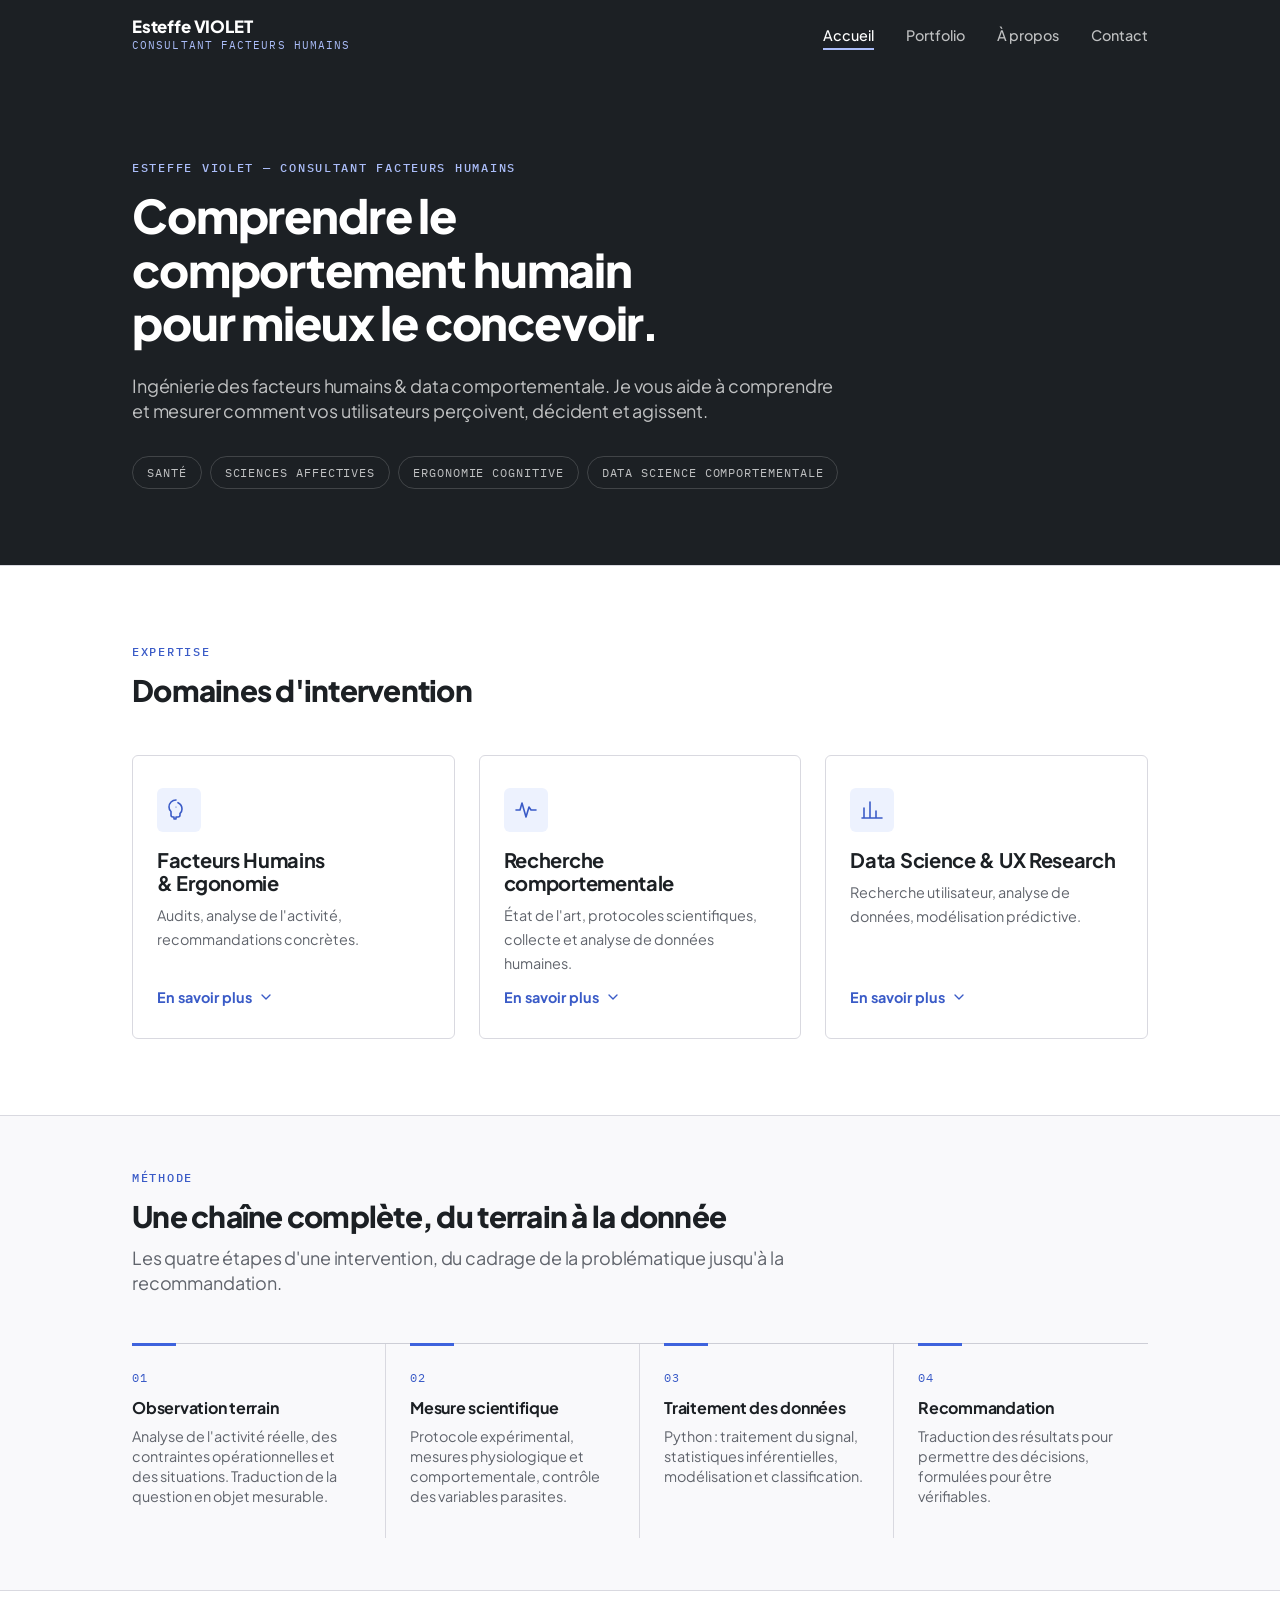
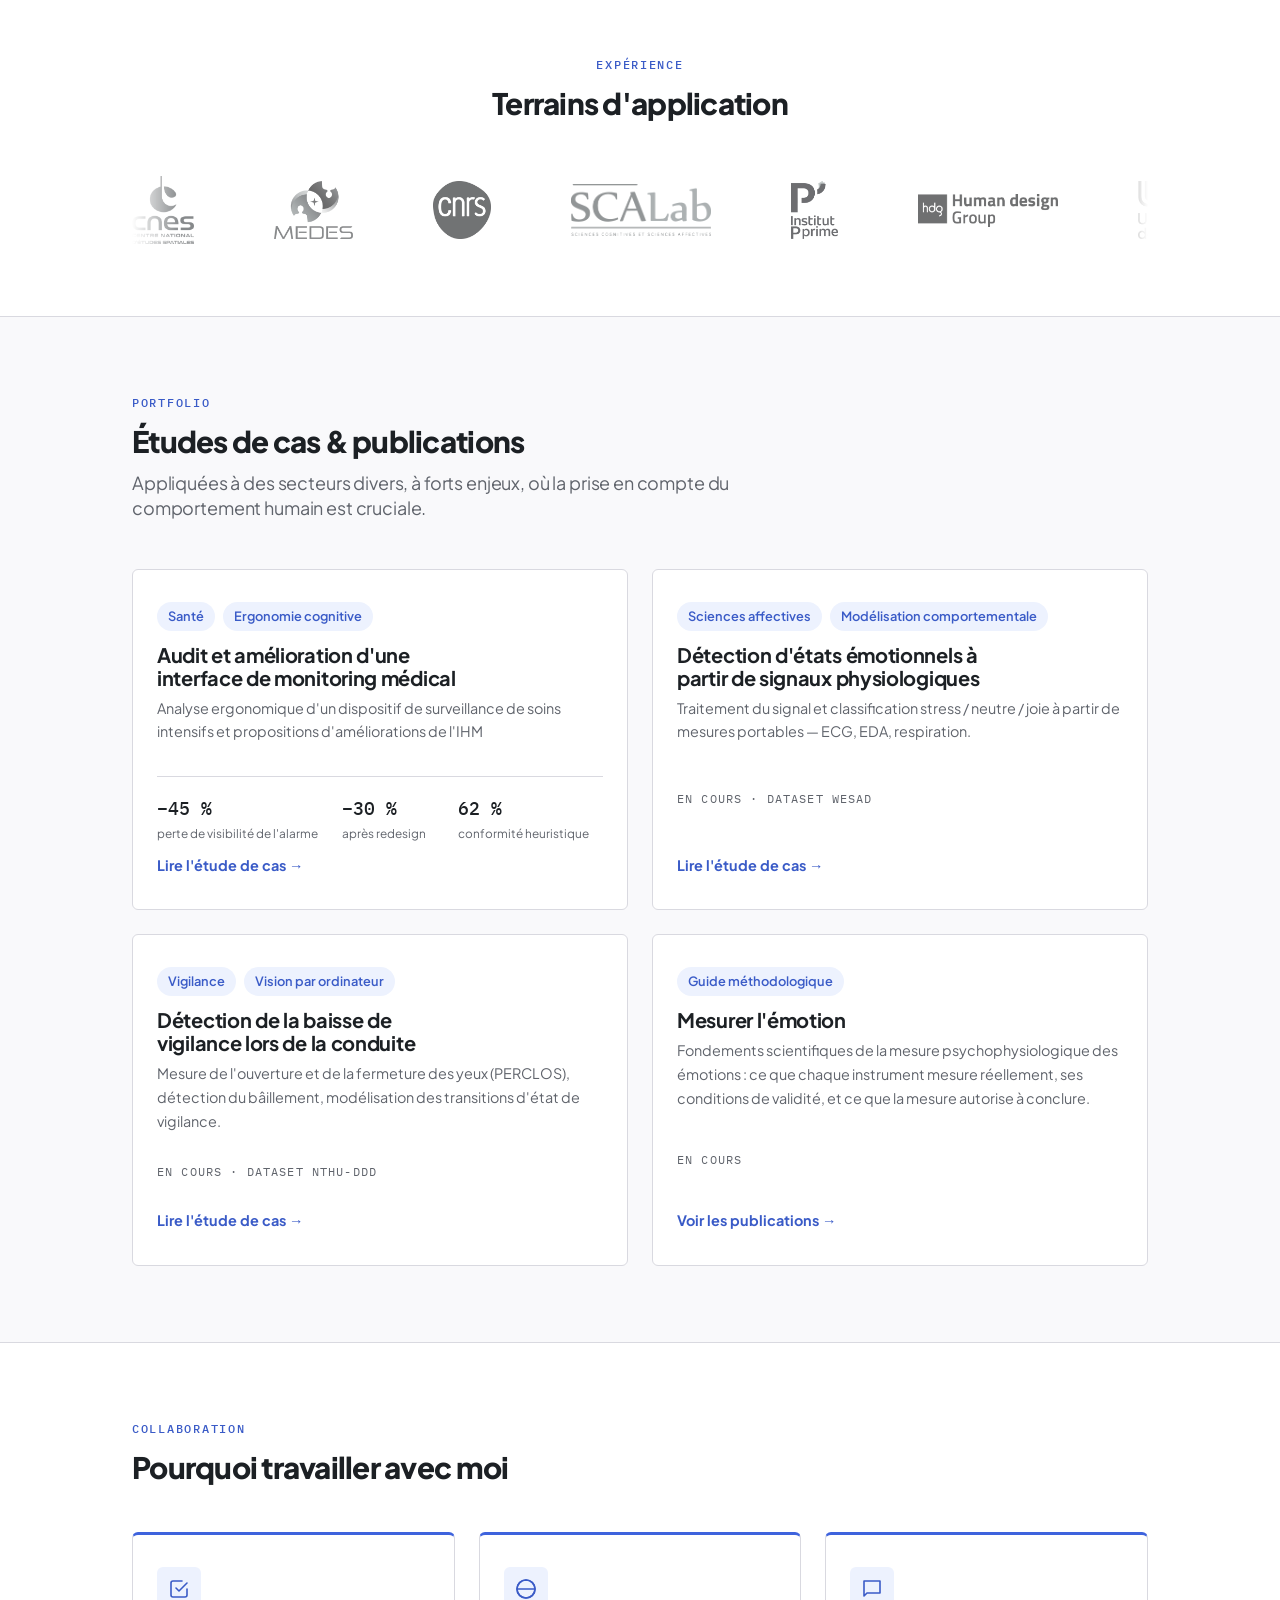
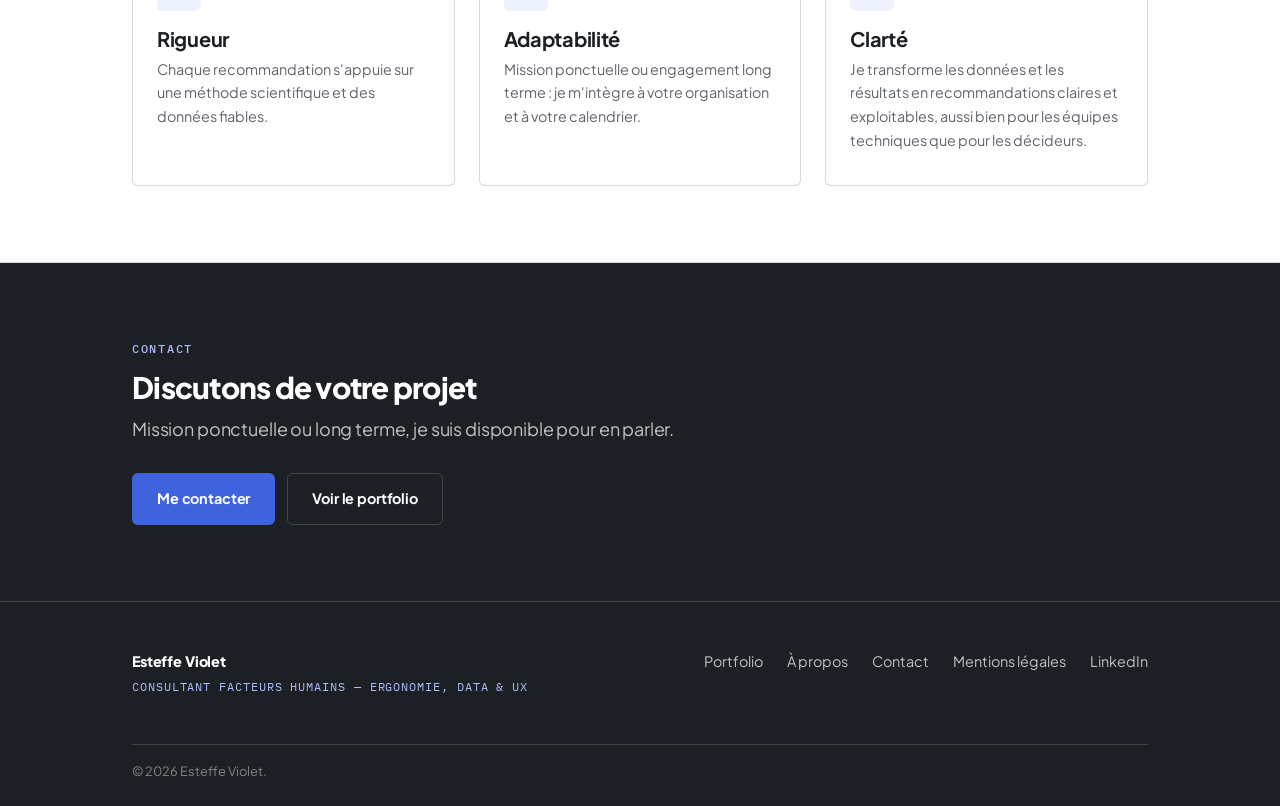
<file: index.html>
<!DOCTYPE html>
<html lang="fr">
<head>
<meta charset="UTF-8">
<meta name="viewport" content="width=device-width, initial-scale=1.0">
<title>Esteffe Violet — Consultant Facteurs Humains</title>
<meta name="description" content="Esteffe Violet, consultant Facteurs Humains — j'étudie comment les utilisateurs et opérateurs perçoivent, décident, apprennent et réagissent face à des systèmes complexes, par des protocoles expérimentaux et l'analyse de données comportementales.">
<link rel="icon" type="image/svg+xml" href="assets/favicon.svg">
<link rel="stylesheet" href="assets/site.css">
</head>
<body>

<a href="#main" class="skip-link">Aller au contenu</a>

<header class="site-header">
  <div class="nav-inner">
    <a href="index.html" class="brand">
      <span class="brand-name">Esteffe VIOLET</span>
      <span class="brand-role">Consultant Facteurs Humains</span>
    </a>
    <button class="nav-toggle" aria-label="Menu" aria-expanded="false" aria-controls="mainNav">&#9776;</button>
    <nav class="main-nav" id="mainNav">
      <ul>
        <li><a href="index.html" class="active">Accueil</a></li>
        <li><a href="portfolio.html">Portfolio</a></li>
        <li><a href="a-propos.html">À propos</a></li>
        <li><a href="contact.html">Contact</a></li>
      </ul>
    </nav>
  </div>
</header>

<main id="main">

<section class="hero">
  <div class="wrap">
    <span class="eyebrow">Esteffe Violet — Consultant Facteurs Humains</span>
    <h1>Comprendre le comportement humain pour mieux le concevoir.</h1>
    <p class="lead">Ingénierie des facteurs humains &amp; data comportementale. Je vous aide à comprendre et mesurer comment vos utilisateurs perçoivent, décident et agissent.</p>
    <div class="chips">
      <span class="chip">Santé</span>
      <span class="chip">Sciences affectives</span>
      <span class="chip">Ergonomie cognitive</span>
      <span class="chip">Data science comportementale</span>
    </div>
  </div>
</section>

<section class="alt">
  <div class="wrap">
    <div class="section-head">
      <span class="eyebrow">Expertise</span>
      <h2>Domaines d'intervention</h2>
    </div>
    <div class="grid-3 expertise-cards">
      <div class="card">
        <span class="icon">
          <svg viewBox="0 0 24 24" fill="none" stroke="currentColor" stroke-width="1.6" stroke-linecap="round" stroke-linejoin="round"><path d="M9 2a7 7 0 0 0-7 7c0 2 .8 3.5 2 4.5V17a2 2 0 0 0 2 2h1v2h2v-2h2a2 2 0 0 0 2-2v-1.5c1.5-1 2-2.7 2-4.5a7 7 0 0 0-4-6.3"/><circle cx="9" cy="9" r="0.6" fill="currentColor" stroke="none"/></svg>
        </span>
        <h3>Facteurs Humains &amp; Ergonomie</h3>
        <p class="teaser">Audits, analyse de l'activité, recommandations concrètes.</p>
        <button class="expand-toggle" aria-expanded="false" aria-controls="exp-fh">
          En savoir plus
          <svg class="chevron" viewBox="0 0 24 24" fill="none" stroke="currentColor" stroke-width="2" stroke-linecap="round" stroke-linejoin="round"><path d="M6 9l6 6 6-6"/></svg>
        </button>
        <div class="expertise-detail" id="exp-fh" hidden>
          <p>Audit d'interfaces et de dispositifs, analyse de l'activité humaine et des contraintes, identification des risques et des leviers de performance, recommandations actionnables.</p>
        </div>
      </div>
      <div class="card">
        <span class="icon">
          <svg viewBox="0 0 24 24" fill="none" stroke="currentColor" stroke-width="1.6" stroke-linecap="round" stroke-linejoin="round"><path d="M2 12h4l2-7 4 14 3-10 2 3h5"/></svg>
        </span>
        <h3>Recherche comportementale</h3>
        <p class="teaser">État de l'art, protocoles scientifiques, collecte et analyse de données humaines.</p>
        <button class="expand-toggle" aria-expanded="false" aria-controls="exp-rc">
          En savoir plus
          <svg class="chevron" viewBox="0 0 24 24" fill="none" stroke="currentColor" stroke-width="2" stroke-linecap="round" stroke-linejoin="round"><path d="M6 9l6 6 6-6"/></svg>
        </button>
        <div class="expertise-detail" id="exp-rc" hidden>
          <p>Revue de littérature scientifique, conception de protocoles expérimentaux, mesures comportementales et physiologiques (eye-tracking, capture de mouvement), analyse statistique et interprétation des résultats.</p>
        </div>
      </div>
      <div class="card">
        <span class="icon">
          <svg viewBox="0 0 24 24" fill="none" stroke="currentColor" stroke-width="1.6" stroke-linecap="round" stroke-linejoin="round"><path d="M4 20V10M10 20V4M16 20v-7M22 20H2"/></svg>
        </span>
        <h3>Data Science &amp; UX Research</h3>
        <p class="teaser">Recherche utilisateur, analyse de données, modélisation prédictive.</p>
        <button class="expand-toggle" aria-expanded="false" aria-controls="exp-data">
          En savoir plus
          <svg class="chevron" viewBox="0 0 24 24" fill="none" stroke="currentColor" stroke-width="2" stroke-linecap="round" stroke-linejoin="round"><path d="M6 9l6 6 6-6"/></svg>
        </button>
        <div class="expertise-detail" id="exp-data" hidden>
          <p>Recherche utilisateur et audits UX, traitement et modélisation de données comportementales en Python, prédiction par machine learning, restitution actionnable pour équipes techniques ou décideurs.</p>
        </div>
      </div>
    </div>
  </div>
</section>

<section class="tight">
  <div class="wrap">
    <div class="section-head">
      <span class="eyebrow">Méthode</span>
      <h2>Une chaîne complète, du terrain à la donnée</h2>
      <p class="lead">Les quatre étapes d'une intervention, du cadrage de la problématique jusqu'à la recommandation.</p>
    </div>
    <div class="chain">
      <div class="chain-step">
        <span class="n">01</span>
        <h3>Observation terrain</h3>
        <p>Analyse de l'activité réelle, des contraintes opérationnelles et des situations. Traduction de la question en objet mesurable.</p>
      </div>
      <div class="chain-step">
        <span class="n">02</span>
        <h3>Mesure scientifique</h3>
        <p>Protocole expérimental, mesures physiologique et comportementale, contrôle des variables parasites.</p>
      </div>
      <div class="chain-step">
        <span class="n">03</span>
        <h3>Traitement des données</h3>
        <p>Python : traitement du signal, statistiques inférentielles, modélisation et classification.</p>
      </div>
      <div class="chain-step">
        <span class="n">04</span>
        <h3>Recommandation</h3>
        <p>Traduction des résultats pour permettre des décisions, formulées pour être vérifiables.</p>
      </div>
    </div>
  </div>
</section>

<section class="affiliations">
  <div class="wrap">
    <span class="eyebrow">Expérience</span>
    <h2>Terrains d'application</h2>
    <div class="logo-marquee">
      <div class="logo-track">
        <img src="assets/logos/cnes.png" alt="CNES">
        <img src="assets/logos/medes.png" alt="MEDES">
        <img src="assets/logos/cnrs.png" alt="CNRS">
        <img src="assets/logos/scalab.png" alt="SCALab">
        <img src="assets/logos/pprime.png" alt="Institut Pprime">
        <img src="assets/logos/hdg.png" alt="Human Design Group">
        <img src="assets/logos/universite-lille.png" alt="Université de Lille">
        <img src="assets/logos/chu-toulouse.png" alt="CHU Toulouse">
        <img src="assets/logos/spaceship.png" alt="Spaceship FR">
        <img src="assets/logos/cnes.png" alt="" aria-hidden="true">
        <img src="assets/logos/medes.png" alt="" aria-hidden="true">
        <img src="assets/logos/cnrs.png" alt="" aria-hidden="true">
        <img src="assets/logos/scalab.png" alt="" aria-hidden="true">
        <img src="assets/logos/pprime.png" alt="" aria-hidden="true">
        <img src="assets/logos/hdg.png" alt="" aria-hidden="true">
        <img src="assets/logos/universite-lille.png" alt="" aria-hidden="true">
        <img src="assets/logos/chu-toulouse.png" alt="" aria-hidden="true">
        <img src="assets/logos/spaceship.png" alt="" aria-hidden="true">
        <img src="assets/logos/cnes.png" alt="" aria-hidden="true">
        <img src="assets/logos/medes.png" alt="" aria-hidden="true">
        <img src="assets/logos/cnrs.png" alt="" aria-hidden="true">
        <img src="assets/logos/scalab.png" alt="" aria-hidden="true">
        <img src="assets/logos/pprime.png" alt="" aria-hidden="true">
        <img src="assets/logos/hdg.png" alt="" aria-hidden="true">
        <img src="assets/logos/universite-lille.png" alt="" aria-hidden="true">
        <img src="assets/logos/chu-toulouse.png" alt="" aria-hidden="true">
        <img src="assets/logos/spaceship.png" alt="" aria-hidden="true">
      </div>
    </div>
  </div>
</section>

<section>
  <div class="wrap">
    <div class="section-head">
      <span class="eyebrow">Portfolio</span>
      <h2>Études de cas &amp; publications</h2>
      <p class="lead">Appliquées à des secteurs divers, à forts enjeux, où la prise en compte du comportement humain est cruciale.</p>
    </div>
    <div class="grid-2">
      <div class="project-card">
        <div class="tag-row">
          <span class="tag">Santé</span>
          <span class="tag">Ergonomie cognitive</span>
        </div>
        <h3><a href="projets/projet-1-fatigue-alarme.html">Audit et amélioration d'une interface de monitoring médical</a></h3>
        <p>Analyse ergonomique d'un dispositif de surveillance de soins intensifs et propositions d'améliorations de l'IHM</p>
        <div class="card-figures">
          <div><span class="v">−45 %</span><span class="k">perte de visibilité de l'alarme</span></div>
          <div><span class="v">−30 %</span><span class="k">après redesign</span></div>
          <div><span class="v">62 %</span><span class="k">conformité heuristique</span></div>
        </div>
        <a href="projets/projet-1-fatigue-alarme.html" class="cta-link">Lire l'étude de cas →</a>
      </div>
      <div class="project-card">
        <div class="tag-row">
          <span class="tag">Sciences affectives</span>
          <span class="tag">Modélisation comportementale</span>
        </div>
        <h3><a href="projets/projet-2-classification-physio.html">Détection d'états émotionnels à partir de signaux physiologiques</a></h3>
        <p>Traitement du signal et classification stress / neutre / joie à partir de mesures portables — ECG, EDA, respiration.</p>
        <p class="status-line">En cours · Dataset WESAD</p>
        <a href="projets/projet-2-classification-physio.html" class="cta-link">Lire l'étude de cas →</a>
      </div>
      <div class="project-card">
        <div class="tag-row">
          <span class="tag">Vigilance</span>
          <span class="tag">Vision par ordinateur</span>
        </div>
        <h3><a href="projets/projet-3-vigilance-volant.html">Détection de la baisse de vigilance lors de la conduite</a></h3>
        <p>Mesure de l'ouverture et de la fermeture des yeux (PERCLOS), détection du bâillement, modélisation des transitions d'état de vigilance.</p>
        <p class="status-line">En cours · Dataset NTHU-DDD</p>
        <a href="projets/projet-3-vigilance-volant.html" class="cta-link">Lire l'étude de cas →</a>
      </div>
      <div class="project-card">
        <div class="tag-row">
          <span class="tag">Guide méthodologique</span>
        </div>
        <h3>Mesurer l'émotion</h3>
        <p>Fondements scientifiques de la mesure psychophysiologique des émotions : ce que chaque instrument mesure réellement, ses conditions de validité, et ce que la mesure autorise à conclure.</p>
        <p class="status-line">En cours</p>
        <a href="portfolio.html#publications" class="cta-link">Voir les publications →</a>
      </div>
    </div>
  </div>
</section>


<section class="alt">
  <div class="wrap">
    <div class="section-head">
      <span class="eyebrow">Collaboration</span>
      <h2>Pourquoi travailler avec moi</h2>
    </div>
    <div class="grid-3">
      <div class="card closing">
        <span class="icon">
          <svg viewBox="0 0 24 24" fill="none" stroke="currentColor" stroke-width="1.6" stroke-linecap="round" stroke-linejoin="round"><path d="M9 11l3 3 8-8"/><path d="M20 12v6a2 2 0 0 1-2 2H6a2 2 0 0 1-2-2V6a2 2 0 0 1 2-2h9"/></svg>
        </span>
        <h3>Rigueur</h3>
        <p>Chaque recommandation s'appuie sur une méthode scientifique et des données fiables.</p>
      </div>
      <div class="card closing">
        <span class="icon">
          <svg viewBox="0 0 24 24" fill="none" stroke="currentColor" stroke-width="1.6" stroke-linecap="round" stroke-linejoin="round"><circle cx="12" cy="12" r="9"/><path d="M12 3a9 9 0 0 1 0 18M12 3a9 9 0 0 0 0 18M3 12h18"/></svg>
        </span>
        <h3>Adaptabilité</h3>
        <p>Mission ponctuelle ou engagement long terme : je m'intègre à votre organisation et à votre calendrier.</p>
      </div>
      <div class="card closing">
        <span class="icon">
          <svg viewBox="0 0 24 24" fill="none" stroke="currentColor" stroke-width="1.6" stroke-linecap="round" stroke-linejoin="round"><path d="M4 4h16v12H7l-3 3V4z"/></svg>
        </span>
        <h3>Clarté</h3>
        <p>Je transforme les données et les résultats en recommandations claires et exploitables, aussi bien pour les équipes techniques que pour les décideurs.</p>
      </div>
    </div>
  </div>
</section>

<section class="closing">
  <div class="wrap">
    <span class="eyebrow">Contact</span>
    <h2>Discutons de votre projet</h2>
    <p class="lead">Mission ponctuelle ou long terme, je suis disponible pour en parler.</p>
    <div class="actions">
      <a href="contact.html" class="btn btn-primary">Me contacter</a>
      <a href="portfolio.html" class="btn btn-outline">Voir le portfolio</a>
    </div>
  </div>
</section>

</main>

<footer class="site-footer">
  <div class="wrap">
    <div>
      <div class="foot-brand">Esteffe Violet</div>
      <div class="foot-role">Consultant Facteurs Humains — Ergonomie, Data &amp; UX</div>
    </div>
    <div class="foot-links">
      <a href="portfolio.html">Portfolio</a>
      <a href="a-propos.html">À propos</a>
      <a href="contact.html">Contact</a>
      <a href="mentions-legales.html">Mentions légales</a>
      <a href="https://www.linkedin.com/in/esteffe" target="_blank" rel="noopener">LinkedIn</a>
    </div>
    <div class="copyright">© 2026 Esteffe Violet.</div>
  </div>
</footer>

<script src="assets/script.js"></script>
</body>
</html>
</file>
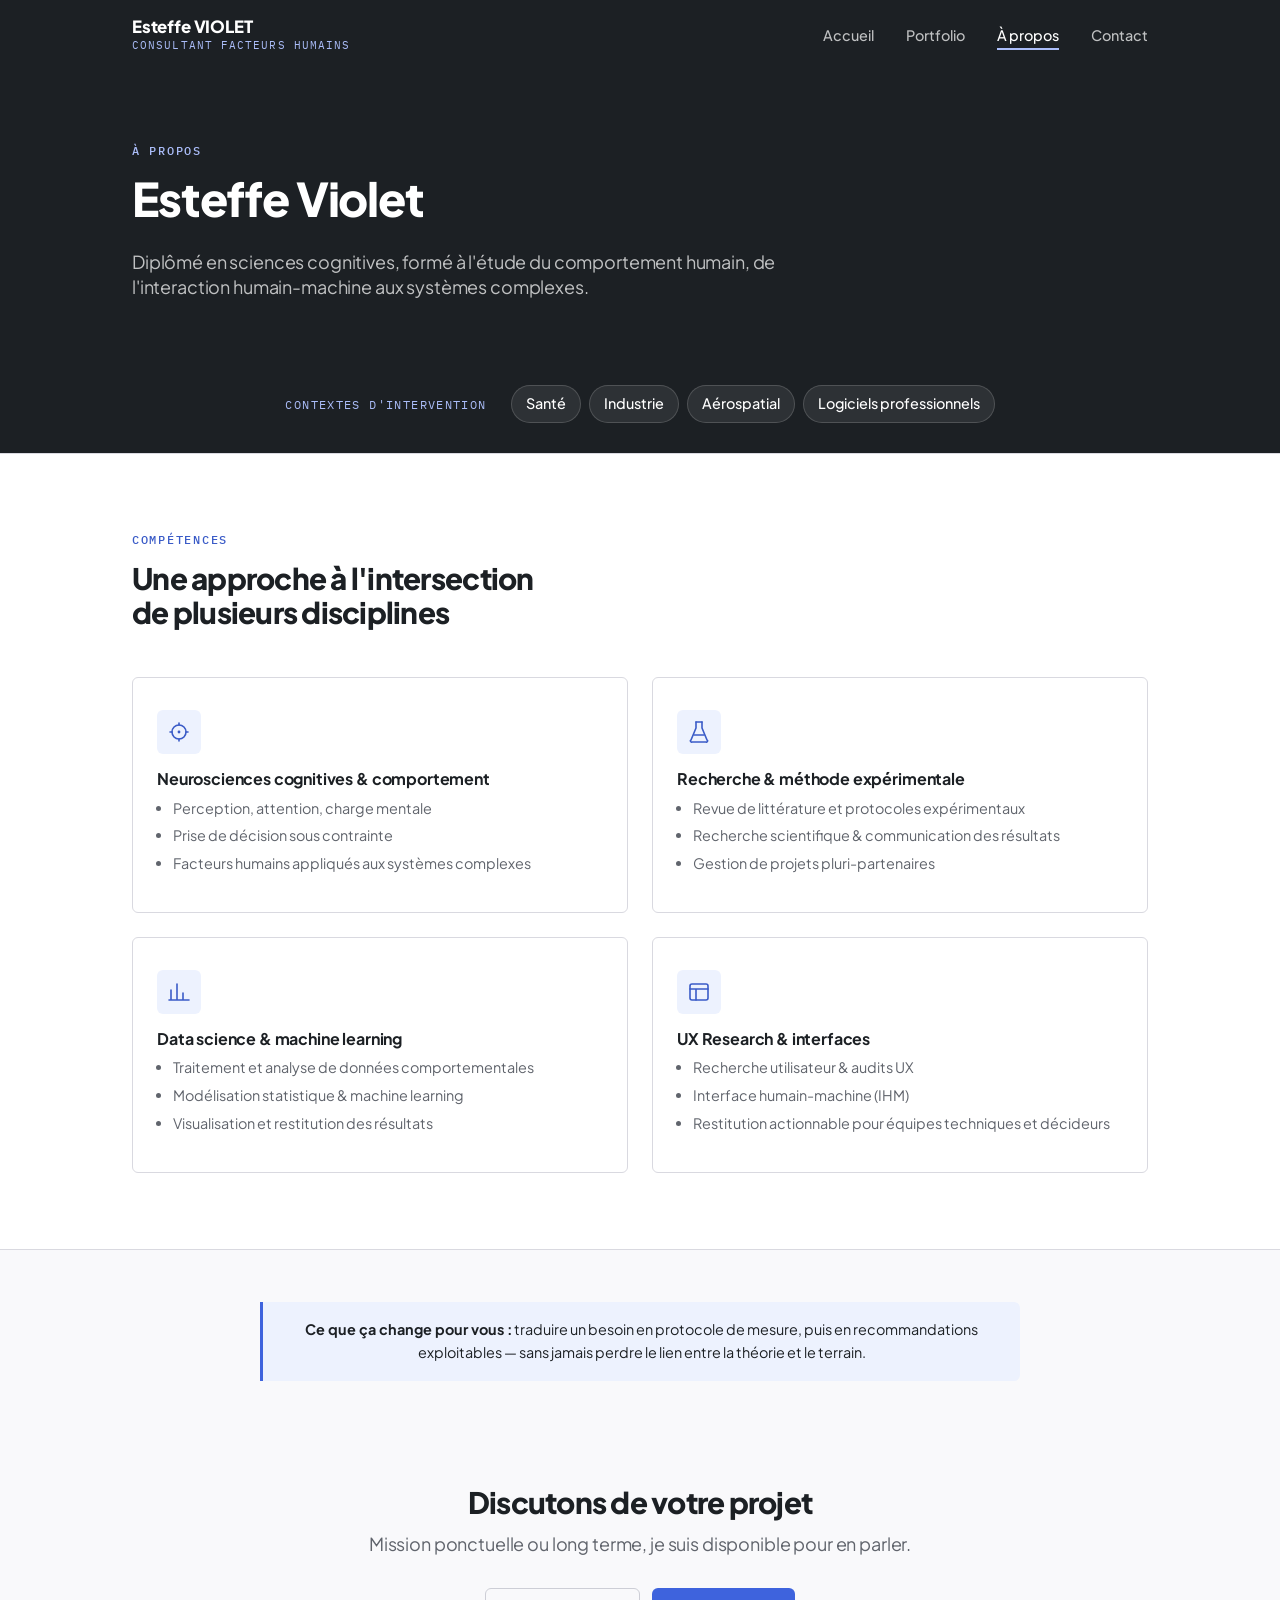
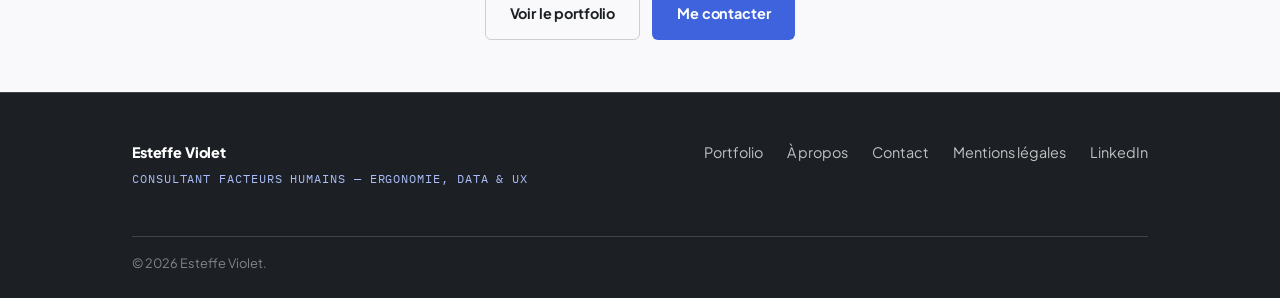
<file: a-propos.html>
<!DOCTYPE html>
<html lang="fr">
<head>
<meta charset="UTF-8">
<meta name="viewport" content="width=device-width, initial-scale=1.0">
<title>À propos — Esteffe Violet, Consultant Facteurs Humains</title>
<meta name="description" content="Esteffe Violet, consultant Facteurs Humains — sciences cognitives, recherche expérimentale, data science et UX Research au service de systèmes complexes ou critiques.">
<link rel="icon" type="image/svg+xml" href="assets/favicon.svg">
<link rel="stylesheet" href="assets/site.css">
</head>
<body>

<a href="#main" class="skip-link">Aller au contenu</a>

<header class="site-header">
  <div class="nav-inner">
    <a href="index.html" class="brand">
      <span class="brand-name">Esteffe VIOLET</span>
      <span class="brand-role">Consultant Facteurs Humains</span>
    </a>
    <button class="nav-toggle" aria-label="Menu" aria-expanded="false" aria-controls="mainNav">&#9776;</button>
    <nav class="main-nav" id="mainNav">
      <ul>
        <li><a href="index.html">Accueil</a></li>
        <li><a href="portfolio.html">Portfolio</a></li>
        <li><a href="a-propos.html" class="active">À propos</a></li>
        <li><a href="contact.html">Contact</a></li>
      </ul>
    </nav>
  </div>
</header>

<main id="main">

<section class="hero" style="padding: clamp(48px,6vw,72px) 0 clamp(40px,5vw,56px);">
  <div class="wrap">
    <span class="eyebrow">À propos</span>
    <h1>Esteffe Violet</h1>
    <p class="lead">Diplômé en sciences cognitives, formé à l'étude du comportement humain, de l'interaction humain-machine aux systèmes complexes.</p>
  </div>
</section>

<section style="background:var(--bg-inverse); padding:30px 0;">
  <div class="wrap">
    <div class="context-band">
      <span class="context-label">Contextes d'intervention</span>
      <div class="context-tags">
        <span class="tag-light">Santé</span>
        <span class="tag-light">Industrie</span>
        <span class="tag-light">Aérospatial</span>
        <span class="tag-light">Logiciels professionnels</span>
      </div>
    </div>
  </div>
</section>

<section class="alt">
  <div class="wrap">
    <div class="section-head">
      <span class="eyebrow">Compétences</span>
      <h2>Une approche à l'intersection de plusieurs disciplines</h2>
    </div>
    <div class="grid-2">
      <div class="card">
        <span class="icon">
          <svg viewBox="0 0 24 24" fill="none" stroke="currentColor" stroke-width="1.6" stroke-linecap="round" stroke-linejoin="round"><circle cx="12" cy="12" r="7"/><circle cx="12" cy="12" r="1.4" fill="currentColor" stroke="none"/><path d="M12 3v2M12 19v2M3 12h2M19 12h2"/></svg>
        </span>
        <h4>Neurosciences cognitives &amp; comportement</h4>
        <ul>
          <li>Perception, attention, charge mentale</li>
          <li>Prise de décision sous contrainte</li>
          <li>Facteurs humains appliqués aux systèmes complexes</li>
        </ul>
      </div>
      <div class="card">
        <span class="icon">
          <svg viewBox="0 0 24 24" fill="none" stroke="currentColor" stroke-width="1.6" stroke-linecap="round" stroke-linejoin="round"><path d="M9 2v6L4 20a1 1 0 0 0 1 2h14a1 1 0 0 0 1-2L15 8V2"/><path d="M9 2h6"/><path d="M7 15h10"/></svg>
        </span>
        <h4>Recherche &amp; méthode expérimentale</h4>
        <ul>
          <li>Revue de littérature et protocoles expérimentaux</li>
          <li>Recherche scientifique &amp; communication des résultats</li>
          <li>Gestion de projets pluri-partenaires</li>
        </ul>
      </div>
      <div class="card">
        <span class="icon">
          <svg viewBox="0 0 24 24" fill="none" stroke="currentColor" stroke-width="1.6" stroke-linecap="round" stroke-linejoin="round"><path d="M4 20V10M10 20V4M16 20v-7M22 20H2"/></svg>
        </span>
        <h4>Data science &amp; machine learning</h4>
        <ul>
          <li>Traitement et analyse de données comportementales</li>
          <li>Modélisation statistique &amp; machine learning</li>
          <li>Visualisation et restitution des résultats</li>
        </ul>
      </div>
      <div class="card">
        <span class="icon">
          <svg viewBox="0 0 24 24" fill="none" stroke="currentColor" stroke-width="1.6" stroke-linecap="round" stroke-linejoin="round"><rect x="3" y="4" width="18" height="16" rx="2"/><path d="M3 9h18M9 9v11"/></svg>
        </span>
        <h4>UX Research &amp; interfaces</h4>
        <ul>
          <li>Recherche utilisateur &amp; audits UX</li>
          <li>Interface humain-machine (IHM)</li>
          <li>Restitution actionnable pour équipes techniques et décideurs</li>
        </ul>
      </div>
    </div>
  </div>
</section>

<section class="tight">
  <div class="wrap">
    <div class="callout" style="max-width:760px; margin:0 auto; text-align:center;">
      <strong>Ce que ça change pour vous :</strong> traduire un besoin en protocole de mesure, puis en recommandations exploitables — sans jamais perdre le lien entre la théorie et le terrain.
    </div>
  </div>
</section>

<section class="tight">
  <div class="wrap center">
    <h2>Discutons de votre projet</h2>
    <p class="lead" style="margin: 0 auto 1.6rem; max-width: 560px;">Mission ponctuelle ou long terme, je suis disponible pour en parler.</p>
    <div class="hero-cta" style="justify-content:center;">
      <a href="portfolio.html" class="btn btn-ghost">Voir le portfolio</a>
      <a href="contact.html" class="btn btn-dark">Me contacter</a>
    </div>
  </div>
</section>

</main>

<footer class="site-footer">
  <div class="wrap">
    <div>
      <div class="foot-brand">Esteffe Violet</div>
      <div class="foot-role">Consultant Facteurs Humains — Ergonomie, Data &amp; UX</div>
    </div>
    <div class="foot-links">
      <a href="portfolio.html">Portfolio</a>
      <a href="a-propos.html">À propos</a>
      <a href="contact.html">Contact</a>
      <a href="mentions-legales.html">Mentions légales</a>
      <a href="https://www.linkedin.com/in/esteffe" target="_blank" rel="noopener">LinkedIn</a>
    </div>
    <div class="copyright">© 2026 Esteffe Violet.</div>
  </div>
</footer>

<script src="assets/script.js"></script>
</body>
</html>
</file>
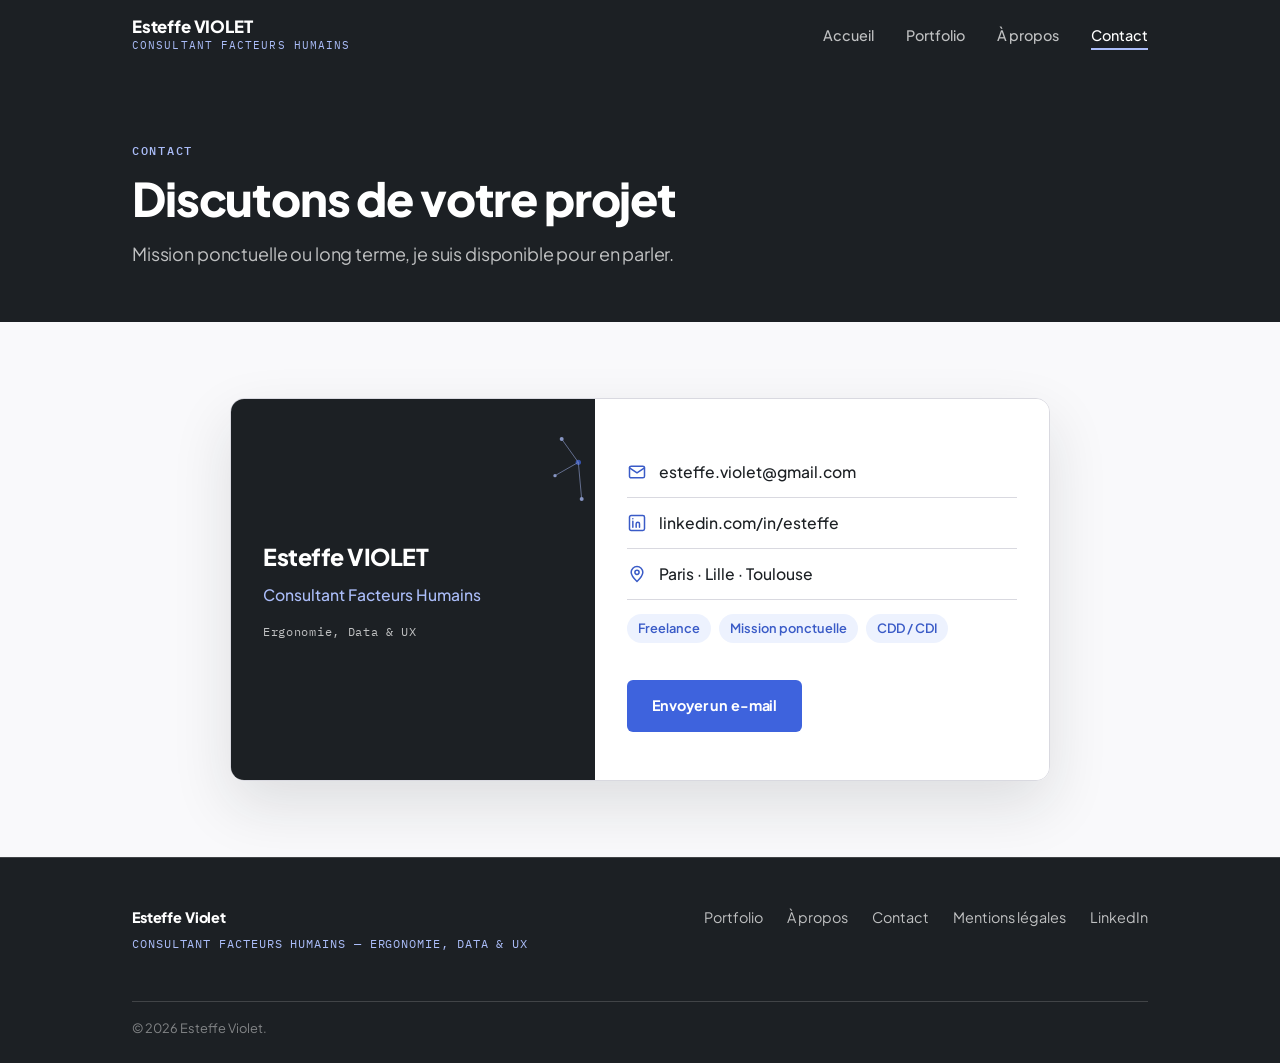
<file: contact.html>
<!DOCTYPE html>
<html lang="fr">
<head>
<meta charset="UTF-8">
<meta name="viewport" content="width=device-width, initial-scale=1.0">
<title>Contact — Esteffe Violet, Consultant Facteurs Humains</title>
<meta name="description" content="Contactez Esteffe Violet, consultant Facteurs Humains — disponible en freelance, mission ponctuelle ou poste (CDD/CDI).">
<link rel="icon" type="image/svg+xml" href="assets/favicon.svg">
<link rel="stylesheet" href="assets/site.css">
</head>
<body>

<a href="#main" class="skip-link">Aller au contenu</a>

<header class="site-header">
  <div class="nav-inner">
    <a href="index.html" class="brand">
      <span class="brand-name">Esteffe VIOLET</span>
      <span class="brand-role">Consultant Facteurs Humains</span>
    </a>
    <button class="nav-toggle" aria-label="Menu" aria-expanded="false" aria-controls="mainNav">&#9776;</button>
    <nav class="main-nav" id="mainNav">
      <ul>
        <li><a href="index.html">Accueil</a></li>
        <li><a href="portfolio.html">Portfolio</a></li>
        <li><a href="a-propos.html">À propos</a></li>
        <li><a href="contact.html" class="active">Contact</a></li>
      </ul>
    </nav>
  </div>
</header>

<main id="main">

<section class="case-hero">
  <div class="wrap">
    <span class="eyebrow">Contact</span>
    <h1>Discutons de votre projet</h1>
    <p class="lead">Mission ponctuelle ou long terme, je suis disponible pour en parler.</p>
  </div>
</section>

<section>
  <div class="wrap">
    <div class="vcard">
      <div class="vcard-brand">
        <svg class="vcard-motif" viewBox="0 0 240 240" xmlns="http://www.w3.org/2000/svg" aria-hidden="true">
          <circle cx="190" cy="60" r="3" fill="#ABBDF9"/>
          <circle cx="215" cy="95" r="4" fill="#3E63DD"/>
          <circle cx="180" cy="115" r="2.5" fill="#ABBDF9"/>
          <circle cx="220" cy="150" r="3" fill="#ABBDF9"/>
          <line x1="190" y1="60" x2="215" y2="95" stroke="#ABBDF9" stroke-width="1"/>
          <line x1="215" y1="95" x2="180" y2="115" stroke="#ABBDF9" stroke-width="1"/>
          <line x1="215" y1="95" x2="220" y2="150" stroke="#ABBDF9" stroke-width="1"/>
        </svg>
        <span class="vcard-name">Esteffe VIOLET</span>
        <span class="vcard-role">Consultant Facteurs Humains</span>
        <span class="vcard-tagline">Ergonomie, Data &amp; UX</span>
      </div>
      <div class="vcard-info">
        <a href="mailto:esteffe.violet@gmail.com" class="vcard-row">
          <span class="icon-sm"><svg viewBox="0 0 24 24" fill="none" stroke="currentColor" stroke-width="1.8" stroke-linecap="round" stroke-linejoin="round"><rect x="3" y="5" width="18" height="14" rx="2"/><path d="M3 7l9 6 9-6"/></svg></span>
          esteffe.violet@gmail.com
        </a>
        <a href="https://www.linkedin.com/in/esteffe" target="_blank" rel="noopener" class="vcard-row">
          <span class="icon-sm"><svg viewBox="0 0 24 24" fill="none" stroke="currentColor" stroke-width="1.8" stroke-linecap="round" stroke-linejoin="round"><rect x="3" y="3" width="18" height="18" rx="2"/><path d="M7 10v7M7 7v.01M11 17v-4a2 2 0 0 1 4 0v4M11 13v4"/></svg></span>
          linkedin.com/in/esteffe
        </a>
        <div class="vcard-row">
          <span class="icon-sm"><svg viewBox="0 0 24 24" fill="none" stroke="currentColor" stroke-width="1.8" stroke-linecap="round" stroke-linejoin="round"><path d="M12 21s-7-6.5-7-11a7 7 0 0 1 14 0c0 4.5-7 11-7 11z"/><circle cx="12" cy="10" r="2.5"/></svg></span>
          Paris · Lille · Toulouse
        </div>
        <div class="tag-row" style="margin-top:14px;">
          <span class="tag">Freelance</span>
          <span class="tag">Mission ponctuelle</span>
          <span class="tag">CDD / CDI</span>
        </div>
        <a href="mailto:esteffe.violet@gmail.com" class="btn btn-dark" style="margin-top:1.6rem; align-self:flex-start;">Envoyer un e-mail</a>
      </div>
    </div>
  </div>
</section>

</main>

<footer class="site-footer">
  <div class="wrap">
    <div>
      <div class="foot-brand">Esteffe Violet</div>
      <div class="foot-role">Consultant Facteurs Humains — Ergonomie, Data &amp; UX</div>
    </div>
    <div class="foot-links">
      <a href="portfolio.html">Portfolio</a>
      <a href="a-propos.html">À propos</a>
      <a href="contact.html">Contact</a>
      <a href="mentions-legales.html">Mentions légales</a>
      <a href="https://www.linkedin.com/in/esteffe" target="_blank" rel="noopener">LinkedIn</a>
    </div>
    <div class="copyright">© 2026 Esteffe Violet.</div>
  </div>
</footer>

<script src="assets/script.js"></script>
</body>
</html>
</file>
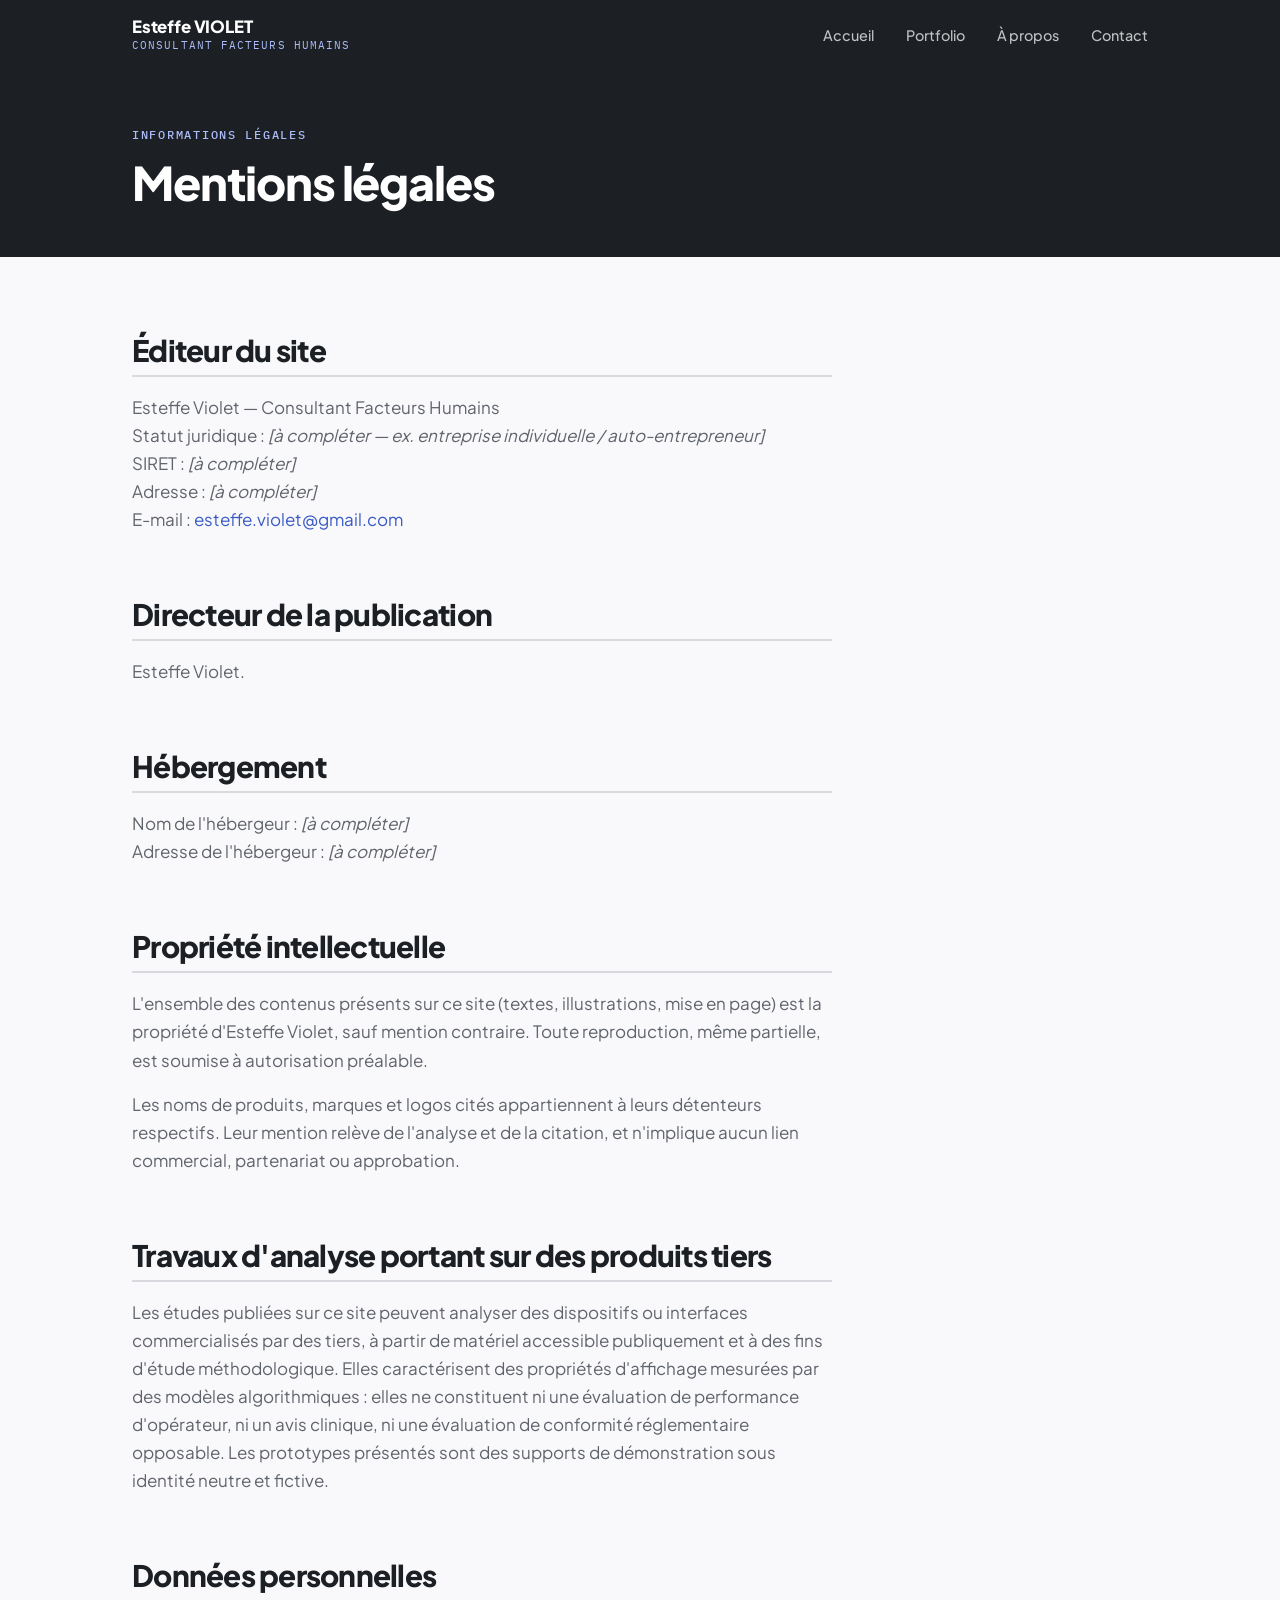
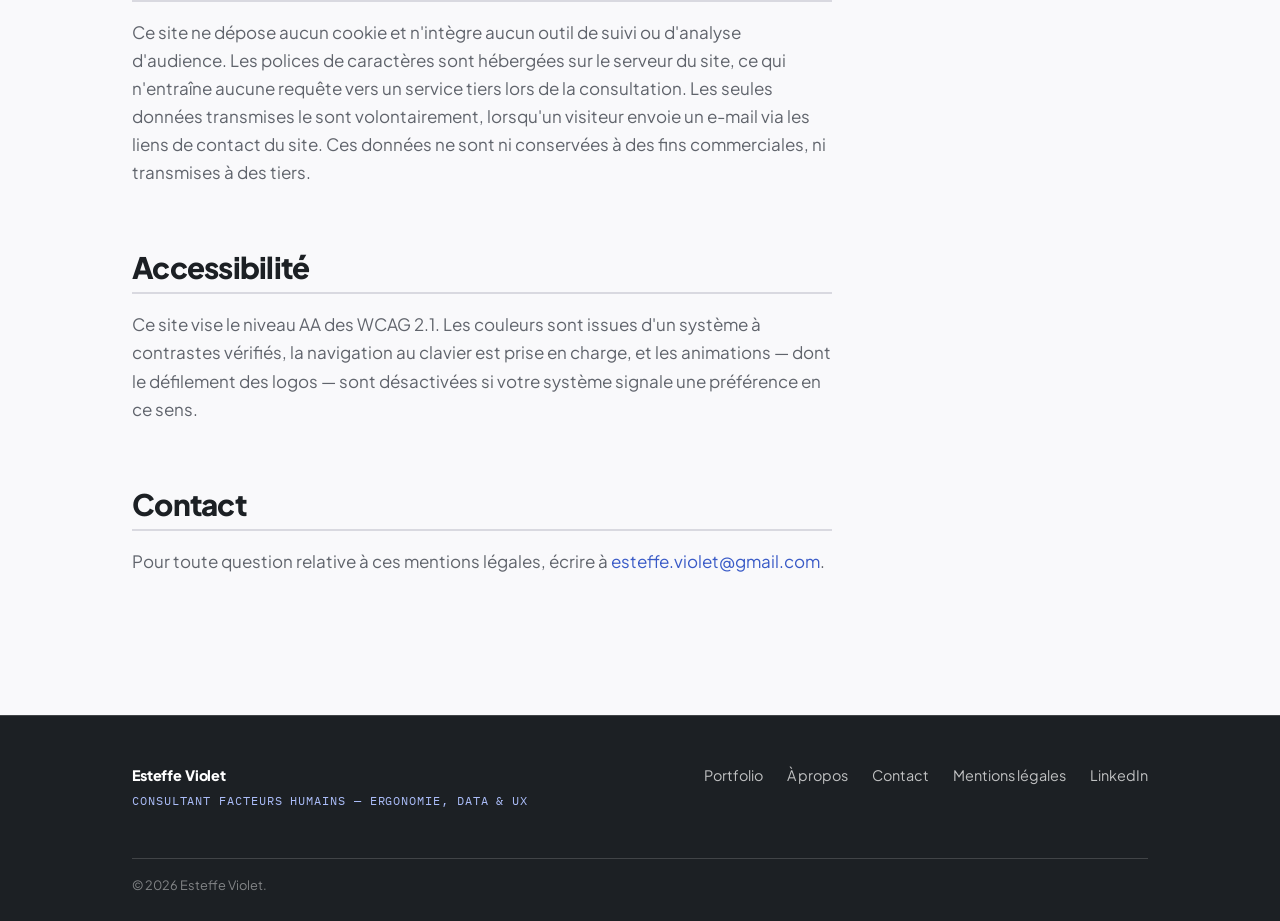
<file: mentions-legales.html>
<!DOCTYPE html>
<html lang="fr">
<head>
<meta charset="UTF-8">
<meta name="viewport" content="width=device-width, initial-scale=1.0">
<meta name="robots" content="noindex">
<title>Mentions légales — Esteffe Violet, Consultant Facteurs Humains</title>
<meta name="description" content="Mentions légales du site esteffeviolet.fr — édition, hébergement, propriété intellectuelle, données personnelles.">
<link rel="icon" type="image/svg+xml" href="assets/favicon.svg">
<link rel="stylesheet" href="assets/site.css">
</head>
<body>

<a href="#main" class="skip-link">Aller au contenu</a>

<header class="site-header">
  <div class="nav-inner">
    <a href="index.html" class="brand">
      <span class="brand-name">Esteffe VIOLET</span>
      <span class="brand-role">Consultant Facteurs Humains</span>
    </a>
    <button class="nav-toggle" aria-label="Menu" aria-expanded="false" aria-controls="mainNav">&#9776;</button>
    <nav class="main-nav" id="mainNav">
      <ul>
        <li><a href="index.html">Accueil</a></li>
        <li><a href="portfolio.html">Portfolio</a></li>
        <li><a href="a-propos.html">À propos</a></li>
        <li><a href="contact.html">Contact</a></li>
      </ul>
    </nav>
  </div>
</header>

<main id="main">

<section class="hero" style="padding: clamp(44px,5vw,56px) 0 clamp(36px,4vw,48px);">
  <div class="wrap">
    <span class="eyebrow">Informations légales</span>
    <h1>Mentions légales</h1>
  </div>
</section>

<section>
  <div class="wrap">

    <div class="case-section">
      <h2>Éditeur du site</h2>
      <p>Esteffe Violet — Consultant Facteurs Humains<br>
      Statut juridique : <em>[à compléter — ex. entreprise individuelle / auto-entrepreneur]</em><br>
      SIRET : <em>[à compléter]</em><br>
      Adresse : <em>[à compléter]</em><br>
      E-mail : <a href="mailto:esteffe.violet@gmail.com">esteffe.violet@gmail.com</a></p>
    </div>

    <div class="case-section">
      <h2>Directeur de la publication</h2>
      <p>Esteffe Violet.</p>
    </div>

    <div class="case-section">
      <h2>Hébergement</h2>
      <p>Nom de l'hébergeur : <em>[à compléter]</em><br>
      Adresse de l'hébergeur : <em>[à compléter]</em></p>
    </div>

    <div class="case-section">
      <h2>Propriété intellectuelle</h2>
      <p>L'ensemble des contenus présents sur ce site (textes, illustrations, mise en page) est la propriété d'Esteffe Violet, sauf mention contraire. Toute reproduction, même partielle, est soumise à autorisation préalable.</p>
      <p>Les noms de produits, marques et logos cités appartiennent à leurs détenteurs respectifs. Leur mention relève de l'analyse et de la citation, et n'implique aucun lien commercial, partenariat ou approbation.</p>
    </div>

    <div class="case-section">
      <h2>Travaux d'analyse portant sur des produits tiers</h2>
      <p>Les études publiées sur ce site peuvent analyser des dispositifs ou interfaces commercialisés par des tiers, à partir de matériel accessible publiquement et à des fins d'étude méthodologique. Elles caractérisent des propriétés d'affichage mesurées par des modèles algorithmiques : elles ne constituent ni une évaluation de performance d'opérateur, ni un avis clinique, ni une évaluation de conformité réglementaire opposable. Les prototypes présentés sont des supports de démonstration sous identité neutre et fictive.</p>
    </div>

    <div class="case-section">
      <h2>Données personnelles</h2>
      <p>Ce site ne dépose aucun cookie et n'intègre aucun outil de suivi ou d'analyse d'audience. Les polices de caractères sont hébergées sur le serveur du site, ce qui n'entraîne aucune requête vers un service tiers lors de la consultation. Les seules données transmises le sont volontairement, lorsqu'un visiteur envoie un e-mail via les liens de contact du site. Ces données ne sont ni conservées à des fins commerciales, ni transmises à des tiers.</p>
    </div>

    <div class="case-section">
      <h2>Accessibilité</h2>
      <p>Ce site vise le niveau AA des WCAG 2.1. Les couleurs sont issues d'un système à contrastes vérifiés, la navigation au clavier est prise en charge, et les animations — dont le défilement des logos — sont désactivées si votre système signale une préférence en ce sens.</p>
    </div>

    <div class="case-section">
      <h2>Contact</h2>
      <p>Pour toute question relative à ces mentions légales, écrire à <a href="mailto:esteffe.violet@gmail.com">esteffe.violet@gmail.com</a>.</p>
    </div>

  </div>
</section>

</main>

<footer class="site-footer">
  <div class="wrap">
    <div>
      <div class="foot-brand">Esteffe Violet</div>
      <div class="foot-role">Consultant Facteurs Humains — Ergonomie, Data &amp; UX</div>
    </div>
    <div class="foot-links">
      <a href="portfolio.html">Portfolio</a>
      <a href="a-propos.html">À propos</a>
      <a href="contact.html">Contact</a>
      <a href="mentions-legales.html">Mentions légales</a>
      <a href="https://www.linkedin.com/in/esteffe" target="_blank" rel="noopener">LinkedIn</a>
    </div>
    <div class="copyright">© 2026 Esteffe Violet.</div>
  </div>
</footer>

<script src="assets/script.js"></script>
</body>
</html>
</file>
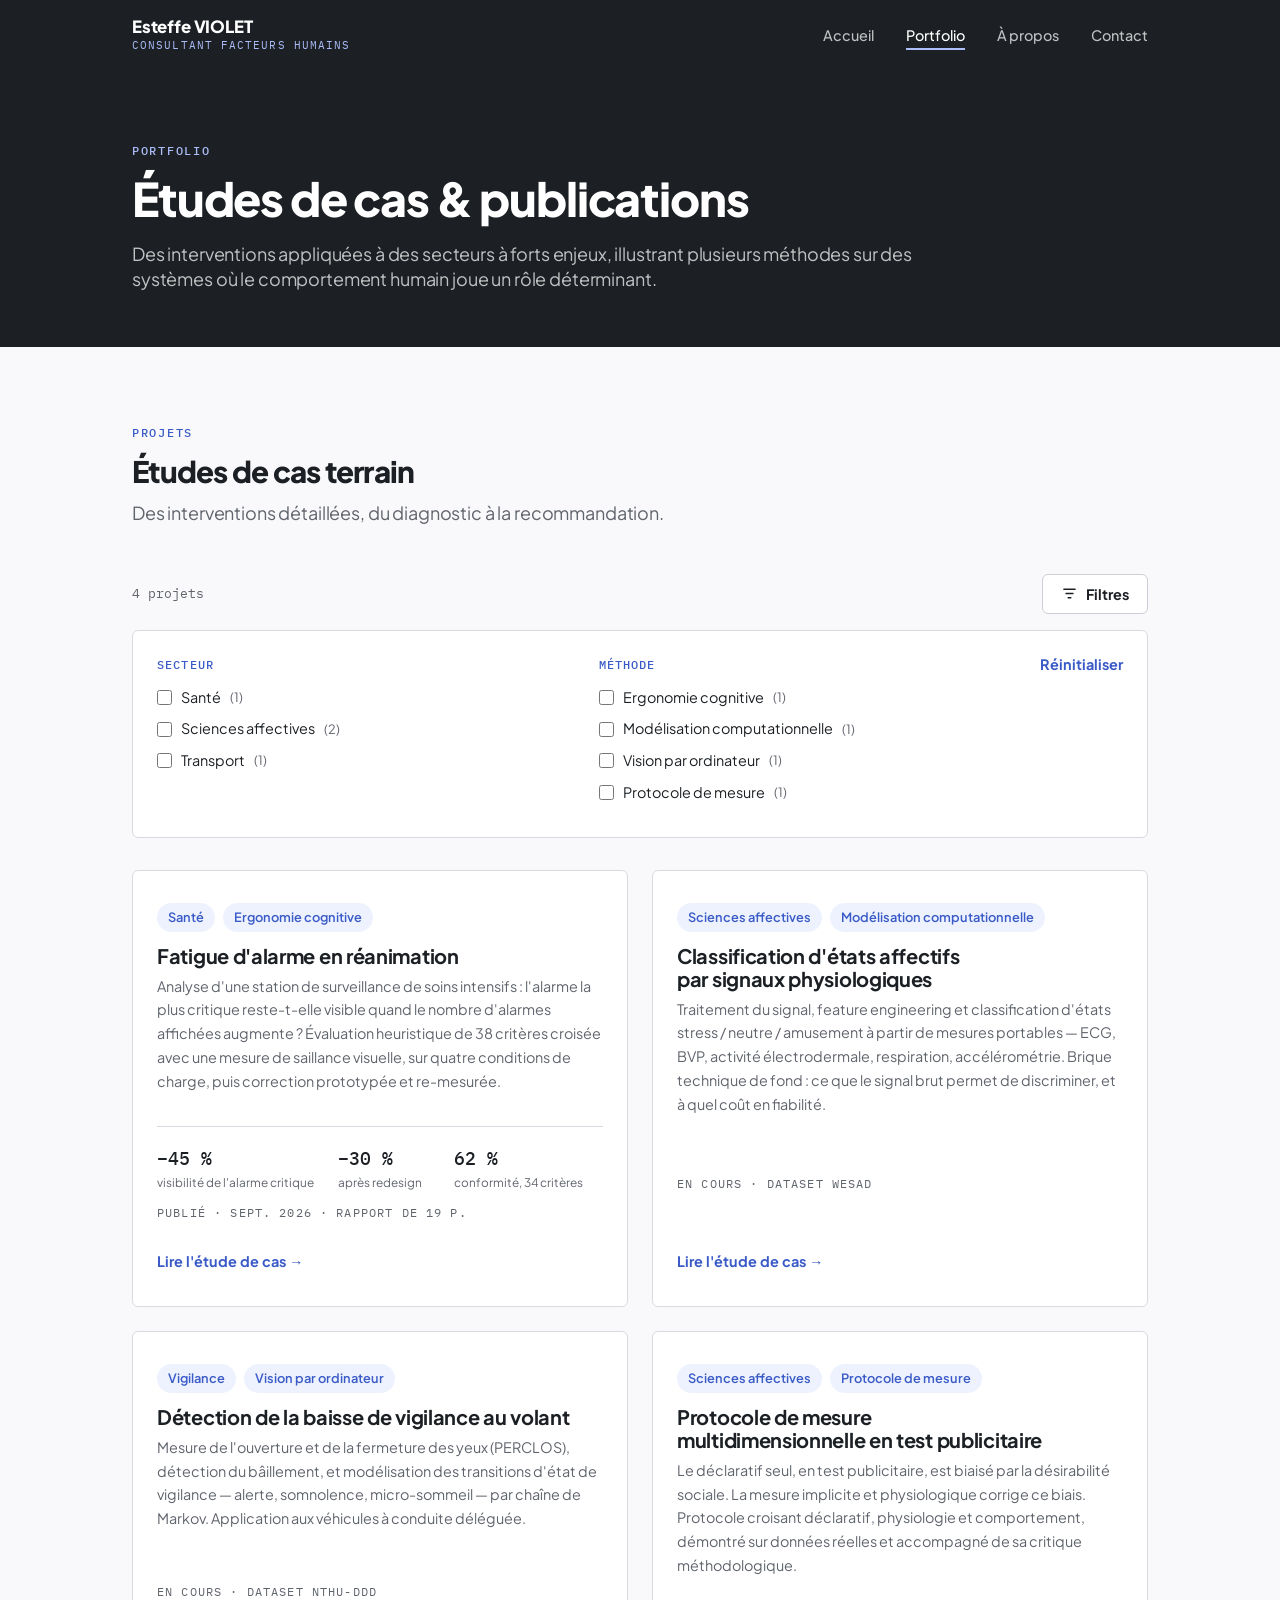
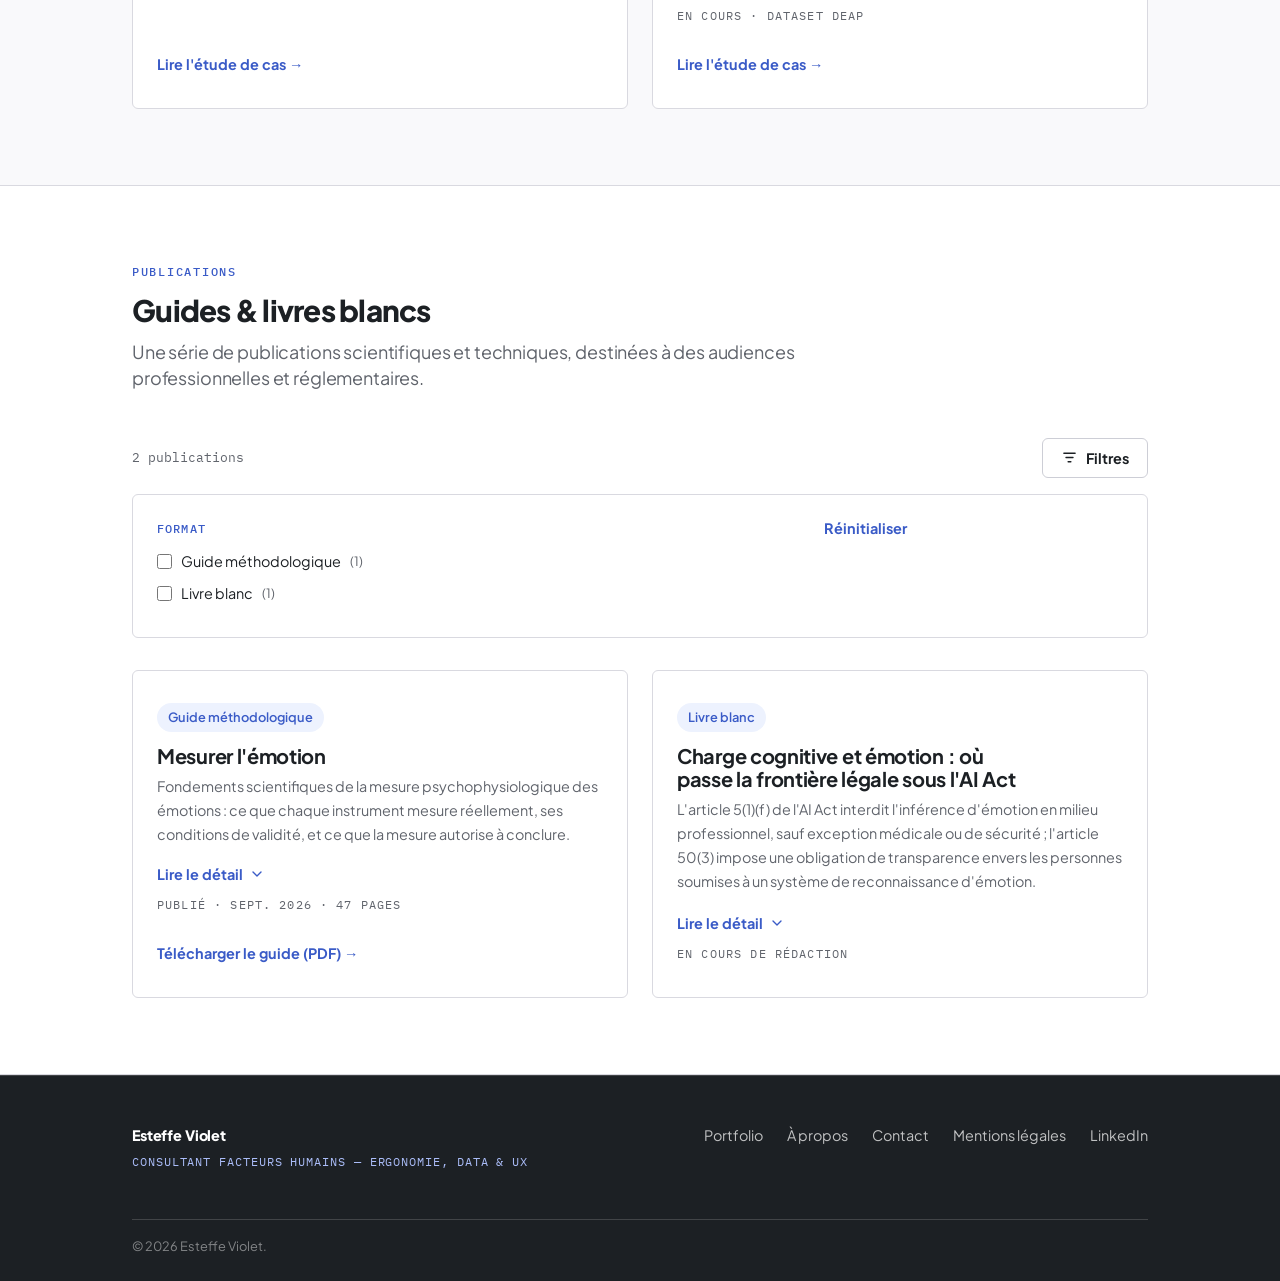
<file: portfolio.html>
<!DOCTYPE html>
<html lang="fr">
<head>
<meta charset="UTF-8">
<meta name="viewport" content="width=device-width, initial-scale=1.0">
<title>Portfolio — Esteffe Violet, Consultant Facteurs Humains</title>
<meta name="description" content="Études de cas et publications d'Esteffe Violet, consultant Facteurs Humains : audits ergonomiques, modélisation computationnelle et analyse de données comportementales appliqués à des secteurs à forts enjeux.">
<link rel="icon" type="image/svg+xml" href="assets/favicon.svg">
<link rel="stylesheet" href="assets/site.css">
</head>
<body>

<a href="#main" class="skip-link">Aller au contenu</a>

<header class="site-header">
  <div class="nav-inner">
    <a href="index.html" class="brand">
      <span class="brand-name">Esteffe VIOLET</span>
      <span class="brand-role">Consultant Facteurs Humains</span>
    </a>
    <button class="nav-toggle" aria-label="Menu" aria-expanded="false" aria-controls="mainNav">&#9776;</button>
    <nav class="main-nav" id="mainNav">
      <ul>
        <li><a href="index.html">Accueil</a></li>
        <li><a href="portfolio.html" class="active">Portfolio</a></li>
        <li><a href="a-propos.html">À propos</a></li>
        <li><a href="contact.html">Contact</a></li>
      </ul>
    </nav>
  </div>
</header>

<main id="main">

<section class="case-hero">
  <div class="wrap">
    <span class="eyebrow">Portfolio</span>
    <h1>Études de cas &amp; publications</h1>
    <p class="lead">Des interventions appliquées à des secteurs à forts enjeux, illustrant plusieurs méthodes sur des systèmes où le comportement humain joue un rôle déterminant.</p>
  </div>
</section>

<section>
  <div class="wrap">
    <div class="section-head">
      <span class="eyebrow">Projets</span>
      <h2>Études de cas terrain</h2>
      <p class="lead">Des interventions détaillées, du diagnostic à la recommandation.</p>
    </div>

    <div class="results-bar">
      <span id="resultCount" class="results-count">4 projets</span>
      <button class="filter-toggle" id="filterToggle" aria-expanded="false" aria-controls="filterPanel">
        <svg viewBox="0 0 24 24" fill="none" stroke="currentColor" stroke-width="1.8" stroke-linecap="round" stroke-linejoin="round"><path d="M4 6h16M7 12h10M10 18h4"/></svg>
        Filtres
      </button>
    </div>

    <div class="filter-panel" id="filterPanel" hidden>
      <div class="filter-group">
        <h5>Secteur</h5>
        <label class="filter-option"><input type="checkbox" class="filter-check" data-group="secteur" value="sante"> Santé <span class="count">(1)</span></label>
        <label class="filter-option"><input type="checkbox" class="filter-check" data-group="secteur" value="affectif"> Sciences affectives <span class="count">(2)</span></label>
        <label class="filter-option"><input type="checkbox" class="filter-check" data-group="secteur" value="transport"> Transport <span class="count">(1)</span></label>
      </div>
      <div class="filter-group">
        <h5>Méthode</h5>
        <label class="filter-option"><input type="checkbox" class="filter-check" data-group="methode" value="ergonomie"> Ergonomie cognitive <span class="count">(1)</span></label>
        <label class="filter-option"><input type="checkbox" class="filter-check" data-group="methode" value="modelisation"> Modélisation computationnelle <span class="count">(1)</span></label>
        <label class="filter-option"><input type="checkbox" class="filter-check" data-group="methode" value="vision"> Vision par ordinateur <span class="count">(1)</span></label>
        <label class="filter-option"><input type="checkbox" class="filter-check" data-group="methode" value="protocole"> Protocole de mesure <span class="count">(1)</span></label>
      </div>
      <button class="filter-reset" id="filterReset">Réinitialiser</button>
    </div>

    <div class="grid-2">

      <div class="project-card" data-secteur="sante" data-methode="ergonomie">
        <div class="tag-row">
          <span class="tag">Santé</span>
          <span class="tag">Ergonomie cognitive</span>
        </div>
        <h3><a href="projets/projet-1-fatigue-alarme.html">Fatigue d'alarme en réanimation</a></h3>
        <p>Analyse d'une station de surveillance de soins intensifs : l'alarme la plus critique reste-t-elle visible quand le nombre d'alarmes affichées augmente ? Évaluation heuristique de 38 critères croisée avec une mesure de saillance visuelle, sur quatre conditions de charge, puis correction prototypée et re-mesurée.</p>
        <div class="card-figures">
          <div><span class="v">−45 %</span><span class="k">visibilité de l'alarme critique</span></div>
          <div><span class="v">−30 %</span><span class="k">après redesign</span></div>
          <div><span class="v">62 %</span><span class="k">conformité, 34 critères</span></div>
        </div>
        <p class="status-line">Publié · Sept. 2026 · Rapport de 19 p.</p>
        <a href="projets/projet-1-fatigue-alarme.html" class="cta-link">Lire l'étude de cas →</a>
      </div>

      <div class="project-card" data-secteur="affectif" data-methode="modelisation">
        <div class="tag-row">
          <span class="tag">Sciences affectives</span>
          <span class="tag">Modélisation computationnelle</span>
        </div>
        <h3><a href="projets/projet-2-classification-physio.html">Classification d'états affectifs par signaux physiologiques</a></h3>
        <p>Traitement du signal, feature engineering et classification d'états stress / neutre / amusement à partir de mesures portables — ECG, BVP, activité électrodermale, respiration, accélérométrie. Brique technique de fond : ce que le signal brut permet de discriminer, et à quel coût en fiabilité.</p>
        <p class="status-line">En cours · Dataset WESAD</p>
        <a href="projets/projet-2-classification-physio.html" class="cta-link">Lire l'étude de cas →</a>
      </div>

      <div class="project-card" data-secteur="transport" data-methode="vision">
        <div class="tag-row">
          <span class="tag">Vigilance</span>
          <span class="tag">Vision par ordinateur</span>
        </div>
        <h3><a href="projets/projet-3-vigilance-volant.html">Détection de la baisse de vigilance au volant</a></h3>
        <p>Mesure de l'ouverture et de la fermeture des yeux (PERCLOS), détection du bâillement, et modélisation des transitions d'état de vigilance — alerte, somnolence, micro-sommeil — par chaîne de Markov. Application aux véhicules à conduite déléguée.</p>
        <p class="status-line">En cours · Dataset NTHU-DDD</p>
        <a href="projets/projet-3-vigilance-volant.html" class="cta-link">Lire l'étude de cas →</a>
      </div>

      <div class="project-card" data-secteur="affectif" data-methode="protocole">
        <div class="tag-row">
          <span class="tag">Sciences affectives</span>
          <span class="tag">Protocole de mesure</span>
        </div>
        <h3><a href="projets/projet-4-mesure-publicitaire.html">Protocole de mesure multidimensionnelle en test publicitaire</a></h3>
        <p>Le déclaratif seul, en test publicitaire, est biaisé par la désirabilité sociale. La mesure implicite et physiologique corrige ce biais. Protocole croisant déclaratif, physiologie et comportement, démontré sur données réelles et accompagné de sa critique méthodologique.</p>
        <p class="status-line">En cours · Dataset DEAP</p>
        <a href="projets/projet-4-mesure-publicitaire.html" class="cta-link">Lire l'étude de cas →</a>
      </div>

    </div>

    <p id="noResults" class="text-muted" hidden>Aucun projet ne correspond à ces filtres.</p>
  </div>
</section>

<section class="alt" id="publications">
  <div class="wrap">
    <div class="section-head">
      <span class="eyebrow">Publications</span>
      <h2>Guides &amp; livres blancs</h2>
      <p class="lead">Une série de publications scientifiques et techniques, destinées à des audiences professionnelles et réglementaires.</p>
    </div>

    <div class="results-bar">
      <span id="pubResultCount" class="results-count">2 publications</span>
      <button class="filter-toggle" id="pubFilterToggle" aria-expanded="false" aria-controls="pubFilterPanel">
        <svg viewBox="0 0 24 24" fill="none" stroke="currentColor" stroke-width="1.8" stroke-linecap="round" stroke-linejoin="round"><path d="M4 6h16M7 12h10M10 18h4"/></svg>
        Filtres
      </button>
    </div>

    <div class="filter-panel" id="pubFilterPanel" hidden>
      <div class="filter-group">
        <h5>Format</h5>
        <label class="filter-option"><input type="checkbox" class="pub-filter-check" data-group="format" value="guide"> Guide méthodologique <span class="count">(1)</span></label>
        <label class="filter-option"><input type="checkbox" class="pub-filter-check" data-group="format" value="livre-blanc"> Livre blanc <span class="count">(1)</span></label>
      </div>
      <button class="filter-reset" id="pubFilterReset">Réinitialiser</button>
    </div>

    <div class="grid-2">

      <div class="project-card" data-format="guide">
        <div class="tag-row"><span class="tag">Guide méthodologique</span></div>
        <h3>Mesurer l'émotion</h3>
        <p>Fondements scientifiques de la mesure psychophysiologique des émotions : ce que chaque instrument mesure réellement, ses conditions de validité, et ce que la mesure autorise à conclure.</p>
        <button class="expand-toggle" aria-expanded="false" aria-controls="pub-emotion">
          Lire le détail
          <svg class="chevron" viewBox="0 0 24 24" fill="none" stroke="currentColor" stroke-width="2" stroke-linecap="round" stroke-linejoin="round"><path d="M6 9l6 6 6-6"/></svg>
        </button>
        <div class="expertise-detail" id="pub-emotion" hidden>
          <p><strong>Contenu :</strong> l'objet de la mesure (affect, émotion, humeur ; approches dimensionnelle et catégorielle) ; les mesures subjectives et déclaratives standardisées ; les bases physiologiques du système nerveux autonome ; les signaux — activité électrodermale, activité cardiaque, respiration, regard et pupille, cinématique du mouvement ; la mesure en tâche réelle et ses sources de variance ; l'inférence et ses limites ; le cadre normatif européen applicable aux données physiologiques.</p>
          <p><strong>Thèse méthodologique :</strong> l'émotion est un processus multidimensionnel qu'aucun outil ne peut évaluer seul. Les signaux périphériques reflètent principalement l'intensité de l'activation — deux états physiologiquement proches peuvent traduire des valences opposées. La restriction est structurelle, pas technique.</p>
          <div class="callout"><strong>Valeur démontrée :</strong> capacité à produire un contenu scientifique de référence, exploitable par des équipes techniques ou réglementaires.</div>
        </div>
        <p class="status-line">Publié · Sept. 2026 · 47 pages</p>
        <a href="documents/mesurer-l-emotion.pdf" class="cta-link">Télécharger le guide (PDF) →</a>
      </div>

      <div class="project-card" data-format="livre-blanc">
        <div class="tag-row"><span class="tag">Livre blanc</span></div>
        <h3>Charge cognitive et émotion : où passe la frontière légale sous l'AI&nbsp;Act</h3>
        <p>L'article 5(1)(f) de l'AI Act interdit l'inférence d'émotion en milieu professionnel, sauf exception médicale ou de sécurité ; l'article 50(3) impose une obligation de transparence envers les personnes soumises à un système de reconnaissance d'émotion.</p>
        <button class="expand-toggle" aria-expanded="false" aria-controls="pub-aiact">
          Lire le détail
          <svg class="chevron" viewBox="0 0 24 24" fill="none" stroke="currentColor" stroke-width="2" stroke-linecap="round" stroke-linejoin="round"><path d="M6 9l6 6 6-6"/></svg>
        </button>
        <div class="expertise-detail" id="pub-aiact" hidden>
          <p><strong>Question traitée :</strong> où se situe exactement la limite entre un indicateur de charge cognitive et une inférence d'émotion au sens du règlement ? Le livre blanc s'appuie sur deux cas : un classifieur de stress de type WESAD déployé en contexte professionnel ou de bien-être au travail, et un panel de test publicitaire soumis à un système de reconnaissance d'émotion.</p>
          <p><strong>Références :</strong> articles 5 et 50(3) de l'AI Act.</p>
        </div>
        <p class="status-line">En cours de rédaction</p>
      </div>

    </div>

    <p id="pubNoResults" class="text-muted" hidden>Aucune publication ne correspond à ces filtres.</p>
  </div>
</section>

</main>

<footer class="site-footer">
  <div class="wrap">
    <div>
      <div class="foot-brand">Esteffe Violet</div>
      <div class="foot-role">Consultant Facteurs Humains — Ergonomie, Data &amp; UX</div>
    </div>
    <div class="foot-links">
      <a href="portfolio.html">Portfolio</a>
      <a href="a-propos.html">À propos</a>
      <a href="contact.html">Contact</a>
      <a href="mentions-legales.html">Mentions légales</a>
      <a href="https://www.linkedin.com/in/esteffe" target="_blank" rel="noopener">LinkedIn</a>
    </div>
    <div class="copyright">© 2026 Esteffe Violet.</div>
  </div>
</footer>

<script src="assets/script.js"></script>
</body>
</html>
</file>
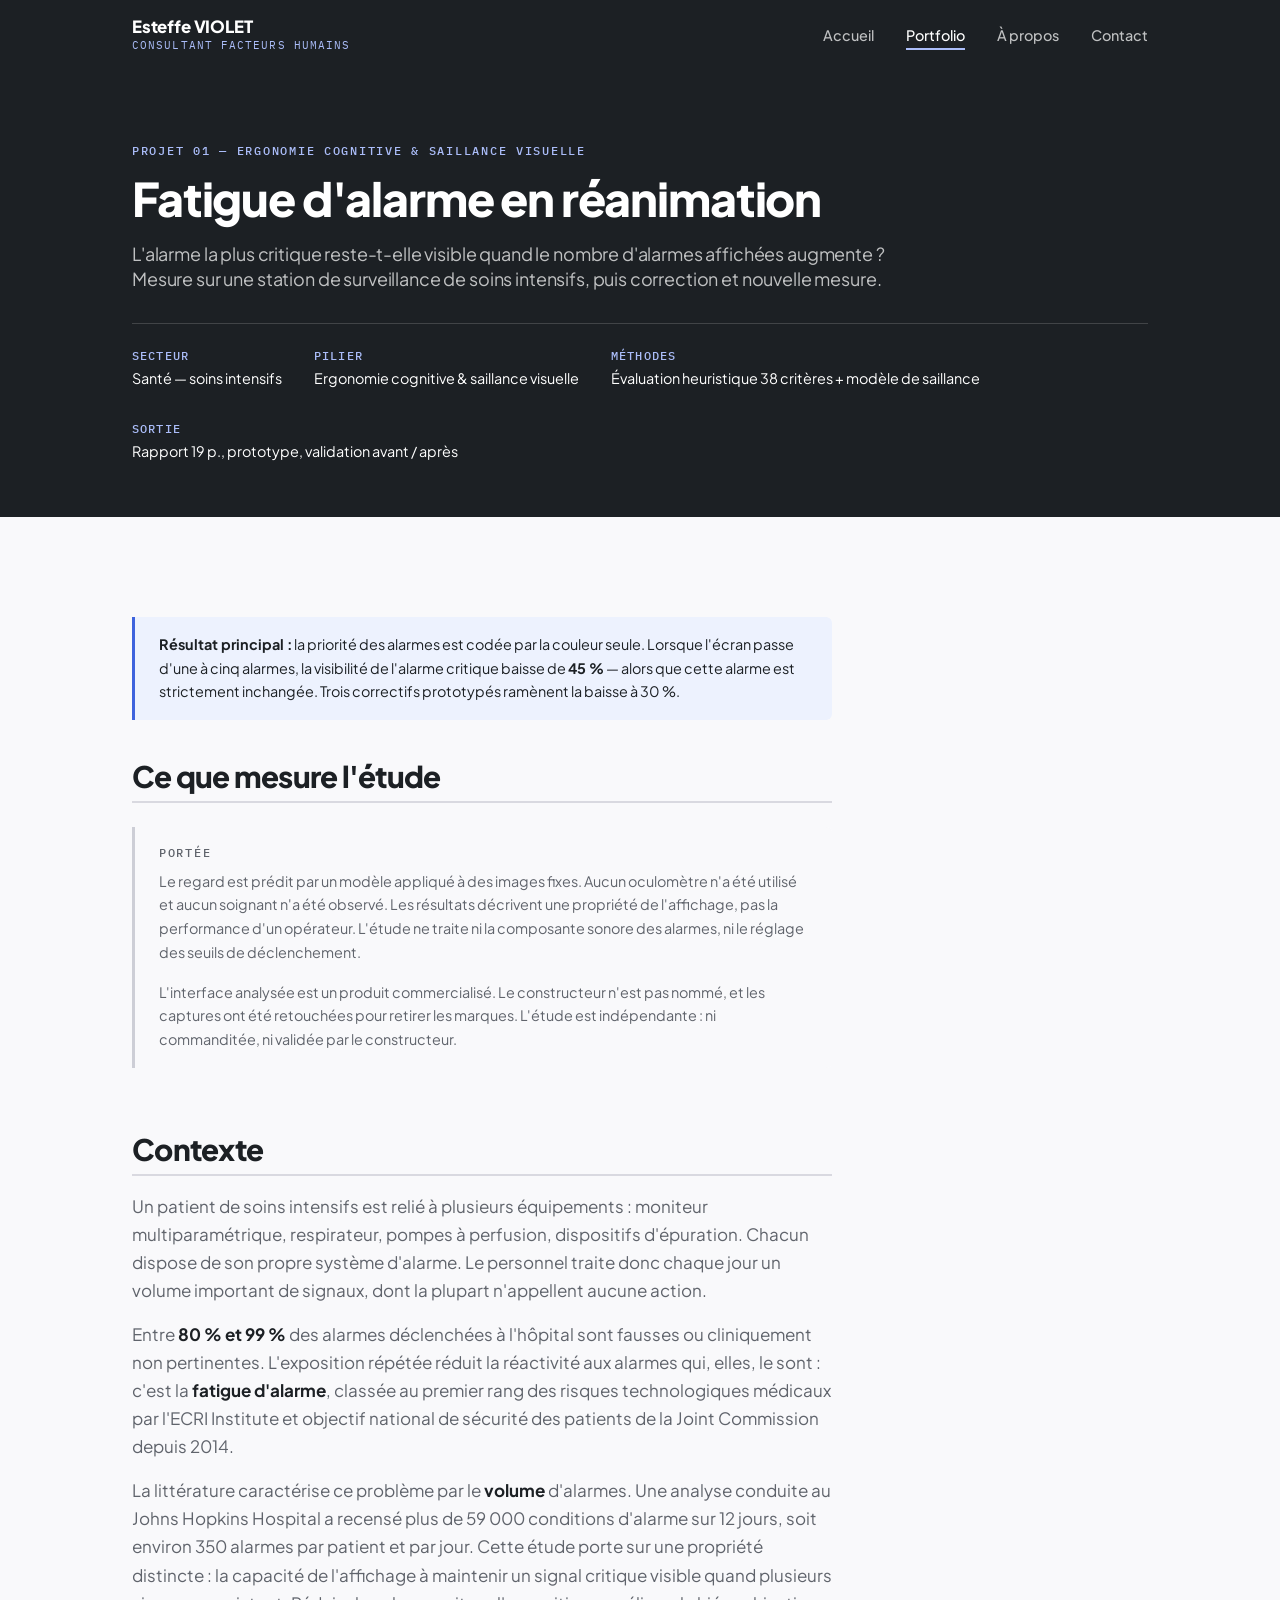
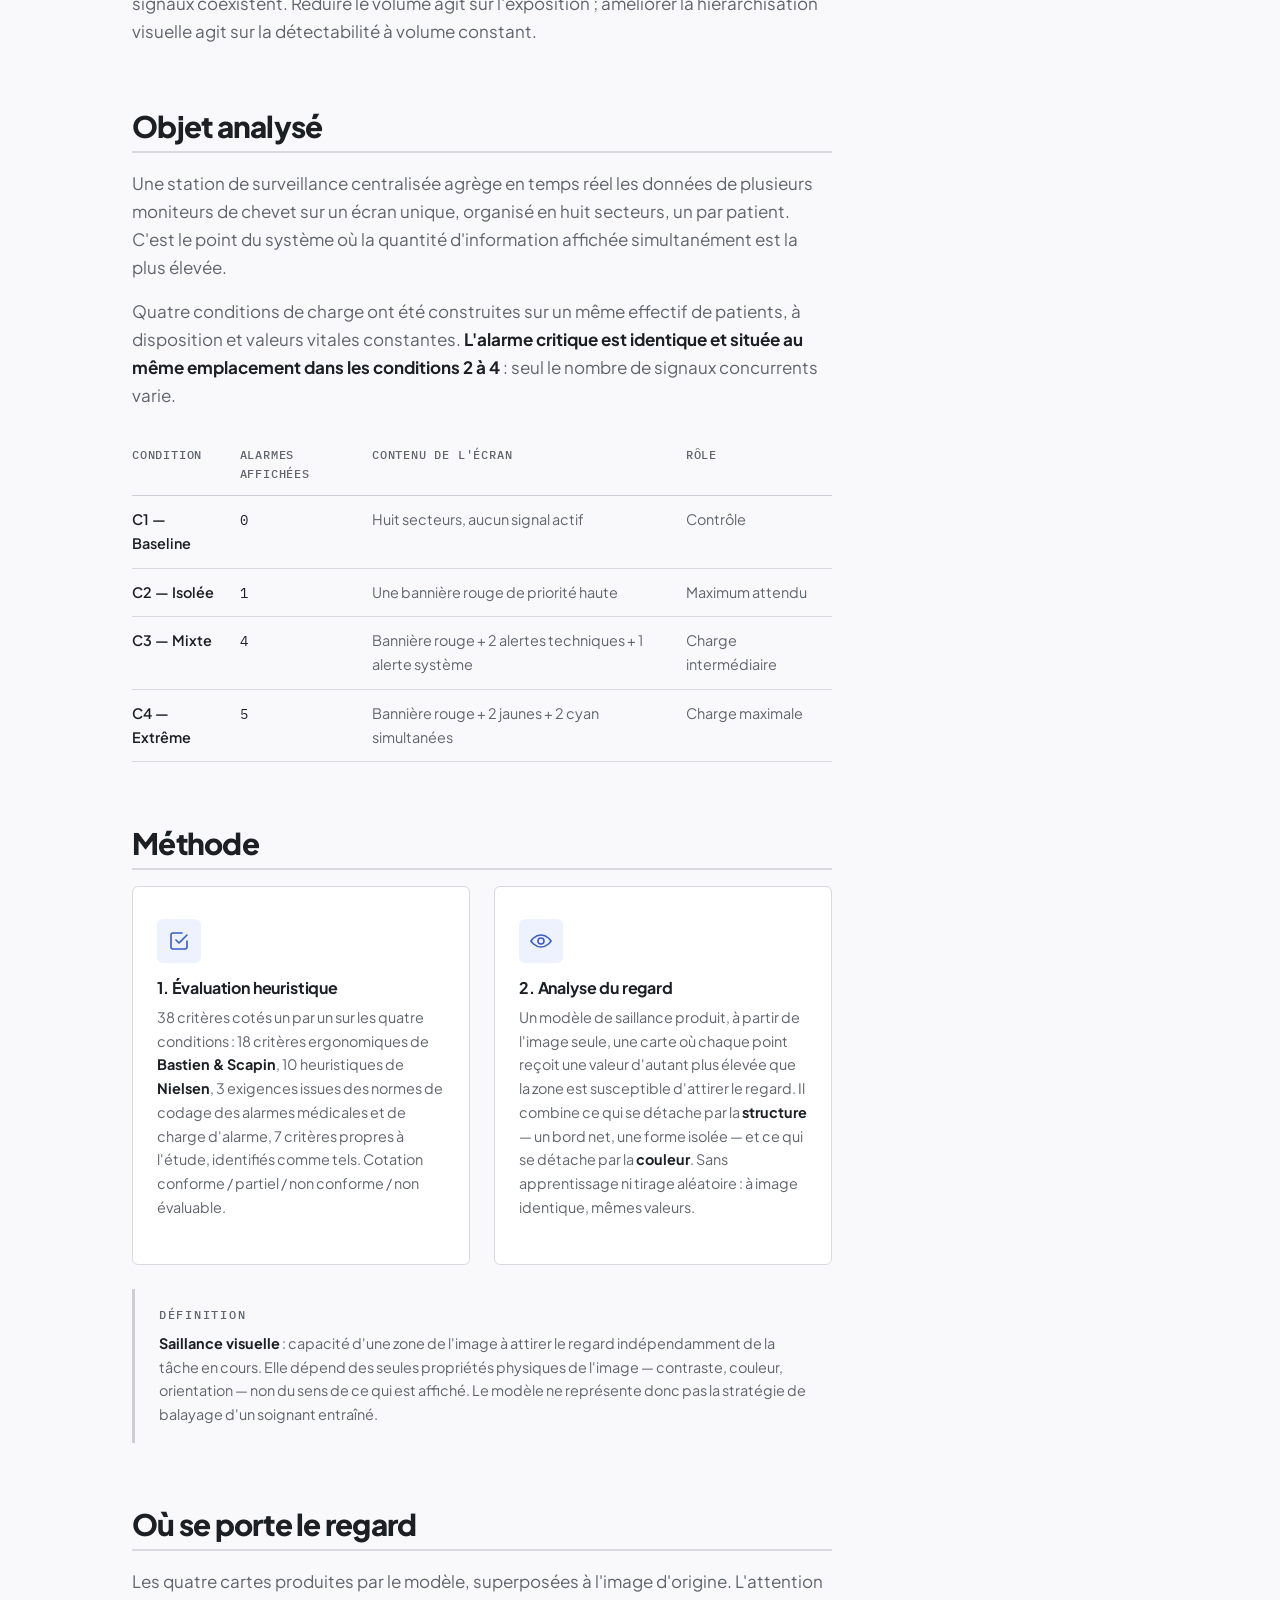
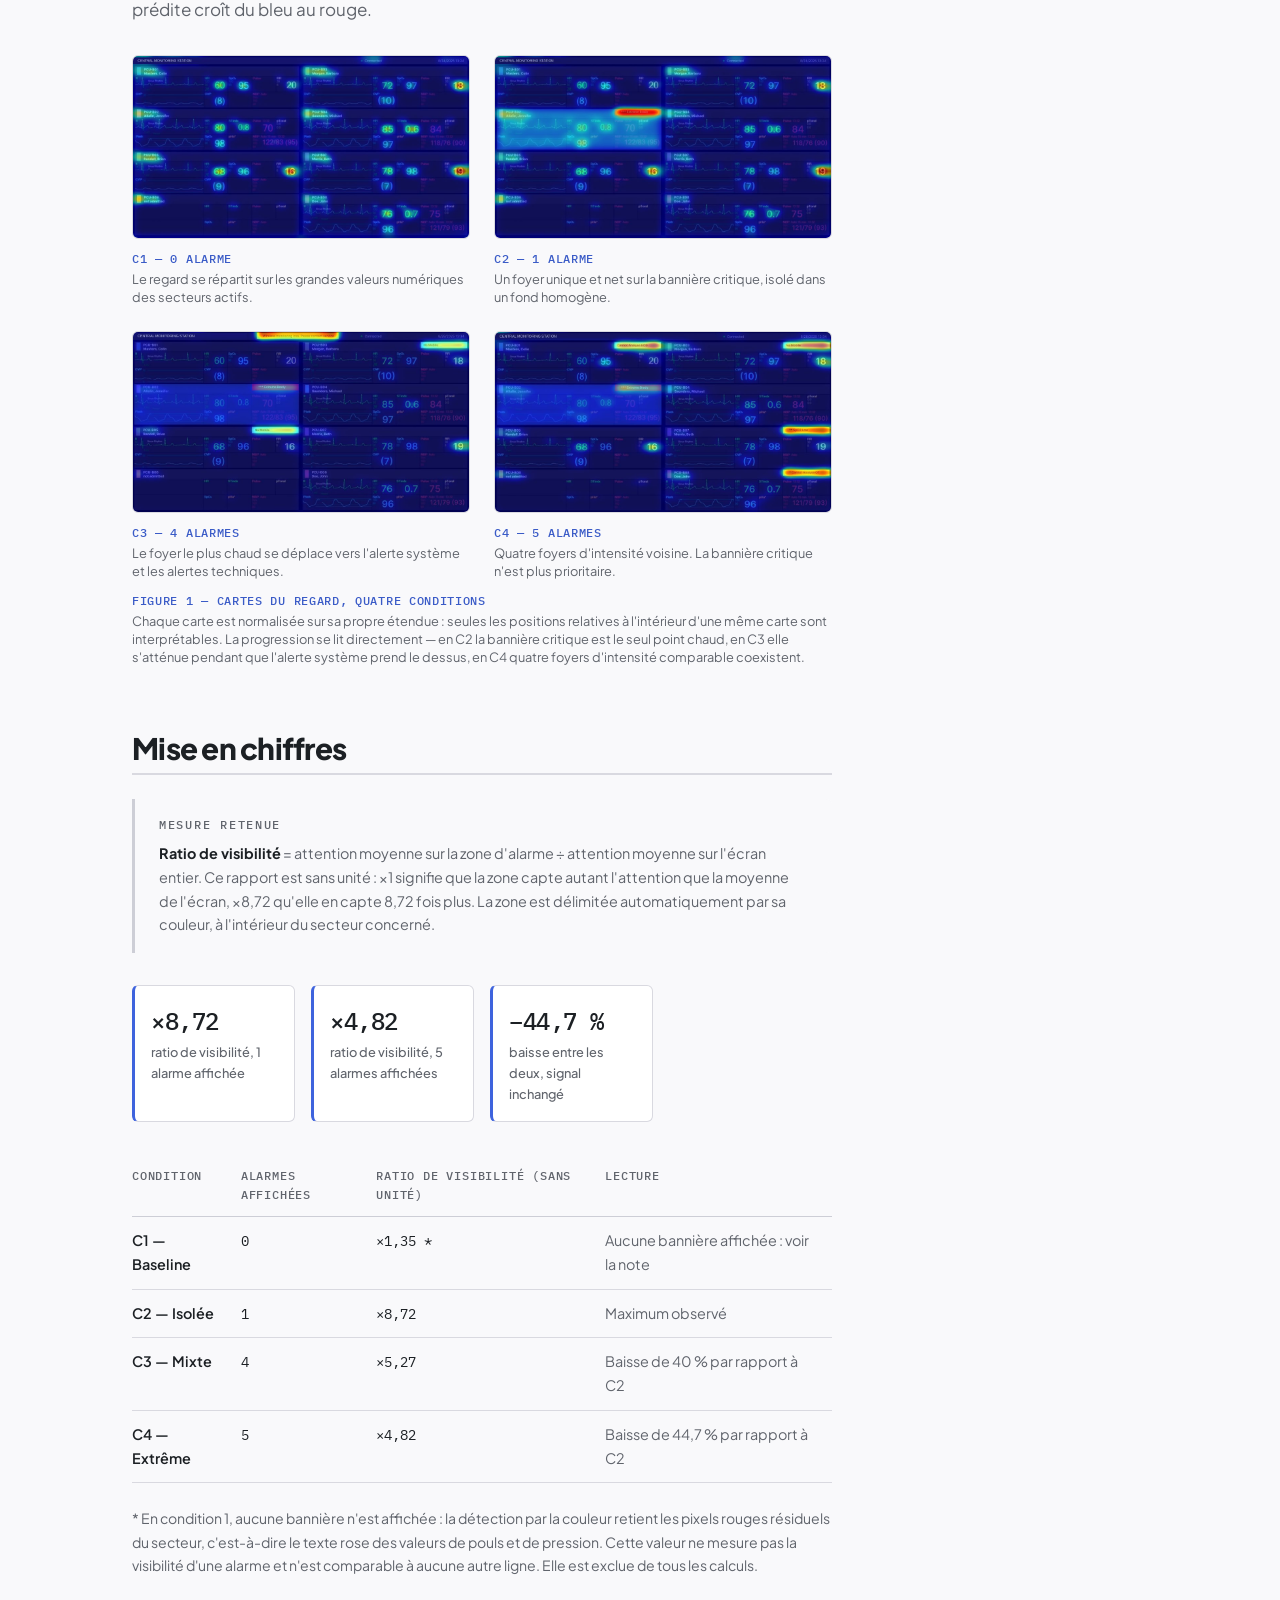
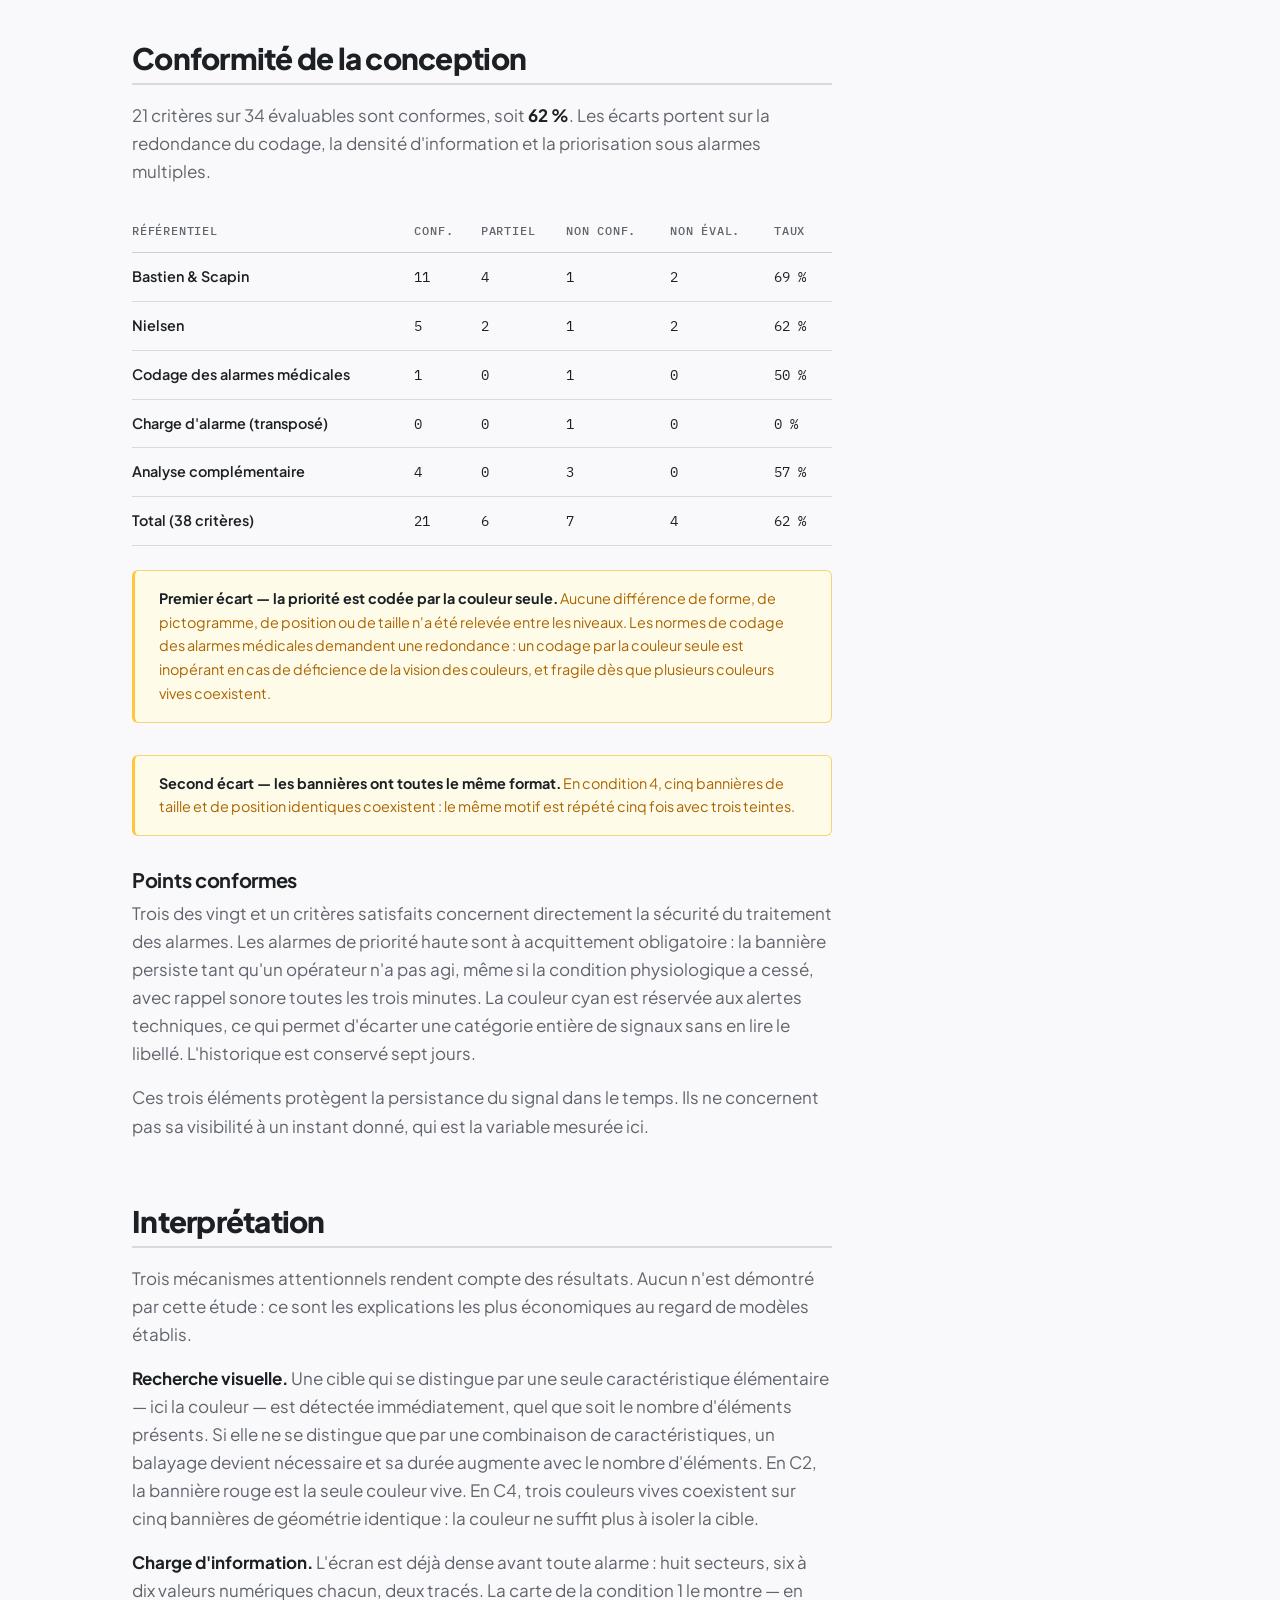
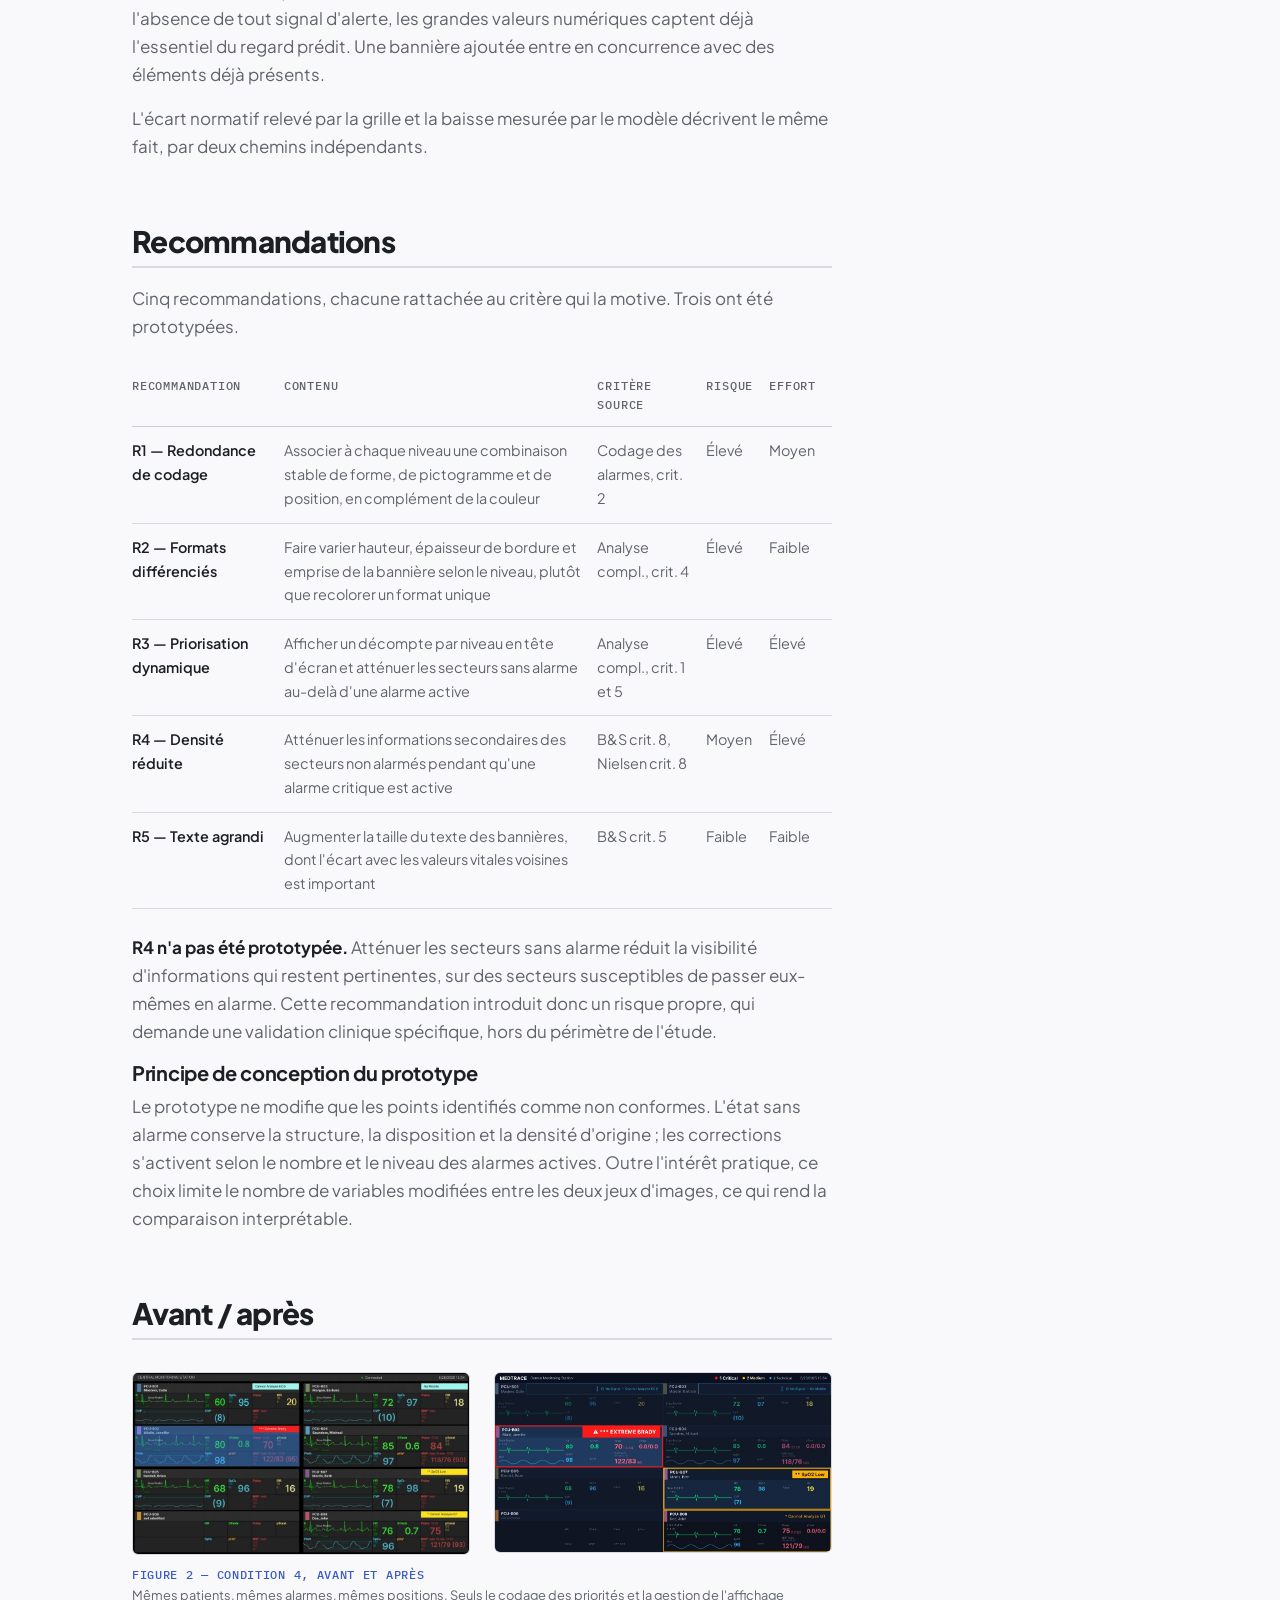
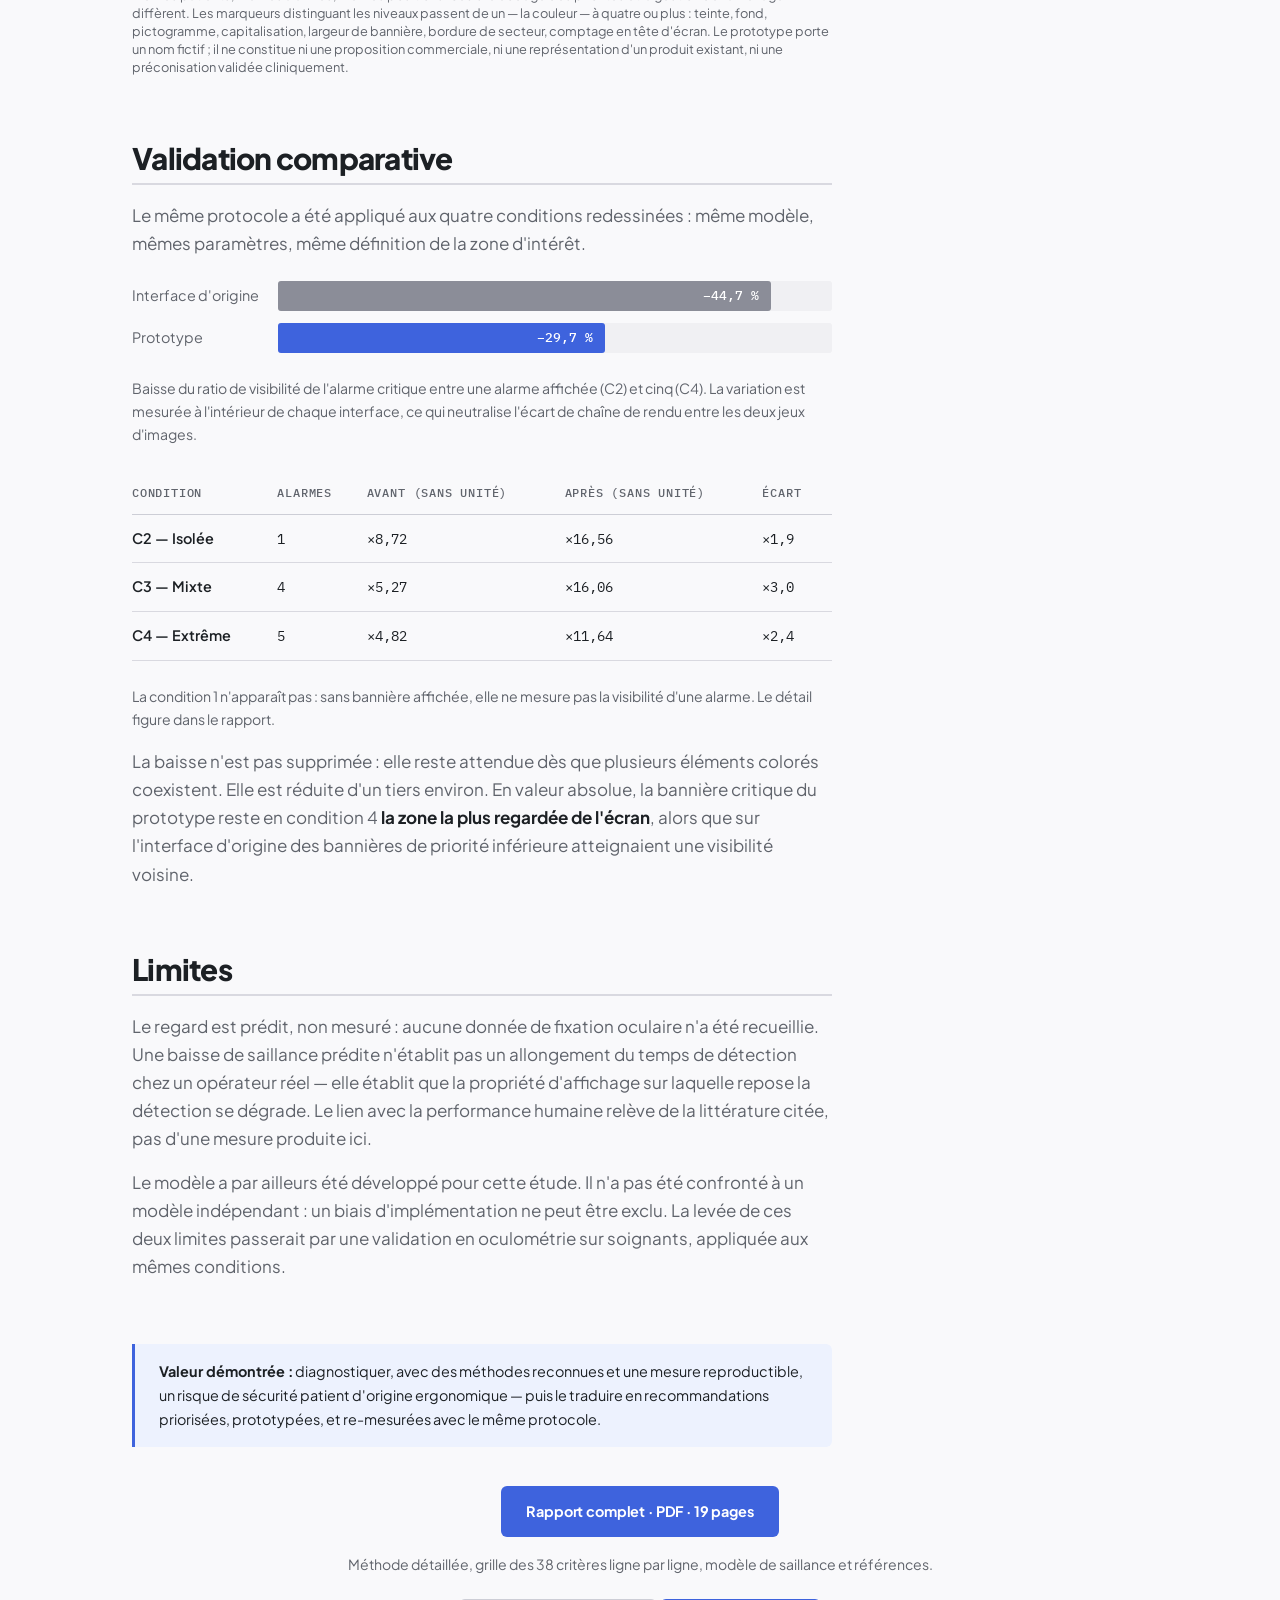
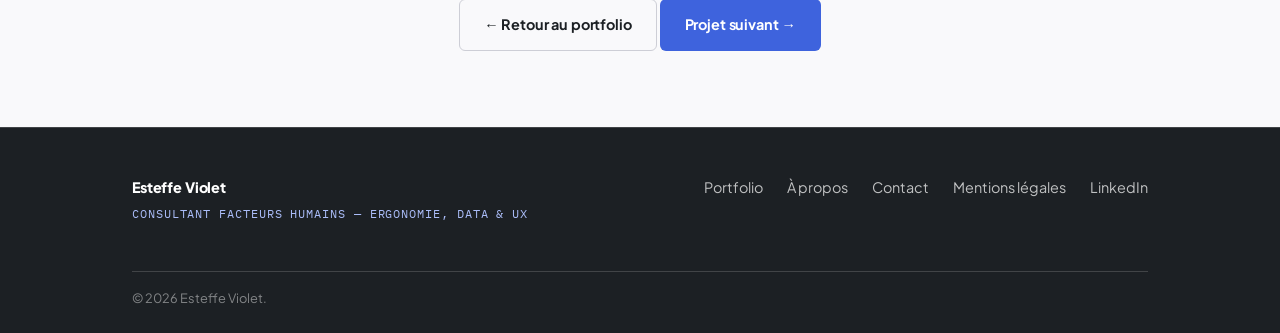
<file: projets/projet-1-fatigue-alarme.html>
<!DOCTYPE html>
<html lang="fr">
<head>
<meta charset="UTF-8">
<meta name="viewport" content="width=device-width, initial-scale=1.0">
<title>Fatigue d'alarme en réanimation — Esteffe Violet</title>
<meta name="description" content="Analyse ergonomique d'une station de surveillance de soins intensifs : évaluation heuristique de 38 critères, mesure de la saillance visuelle sur quatre conditions de charge, prototype re-mesuré avec le même protocole.">
<link rel="icon" type="image/svg+xml" href="../assets/favicon.svg">
<link rel="stylesheet" href="../assets/site.css">
</head>
<body>

<a href="#main" class="skip-link">Aller au contenu</a>

<header class="site-header">
  <div class="nav-inner">
    <a href="../index.html" class="brand">
      <span class="brand-name">Esteffe VIOLET</span>
      <span class="brand-role">Consultant Facteurs Humains</span>
    </a>
    <button class="nav-toggle" aria-label="Menu" aria-expanded="false" aria-controls="mainNav">&#9776;</button>
    <nav class="main-nav" id="mainNav">
      <ul>
        <li><a href="../index.html">Accueil</a></li>
        <li><a href="../portfolio.html" class="active">Portfolio</a></li>
        <li><a href="../a-propos.html">À propos</a></li>
        <li><a href="../contact.html">Contact</a></li>
      </ul>
    </nav>
  </div>
</header>

<main id="main">

<section class="case-hero">
  <div class="wrap">
    <span class="eyebrow">Projet 01 — Ergonomie cognitive &amp; saillance visuelle</span>
    <h1>Fatigue d'alarme en réanimation</h1>
    <p class="lead">L'alarme la plus critique reste-t-elle visible quand le nombre d'alarmes affichées augmente ? Mesure sur une station de surveillance de soins intensifs, puis correction et nouvelle mesure.</p>
    <div class="case-meta">
      <div><strong>Secteur</strong>Santé — soins intensifs</div>
      <div><strong>Pilier</strong>Ergonomie cognitive &amp; saillance visuelle</div>
      <div><strong>Méthodes</strong>Évaluation heuristique 38 critères + modèle de saillance</div>
      <div><strong>Sortie</strong>Rapport 19 p., prototype, validation avant / après</div>
    </div>
  </div>
</section>

<section>
  <div class="wrap">

    <div class="callout" style="margin-bottom:2.4rem;">
      <strong>Résultat principal :</strong> la priorité des alarmes est codée par la couleur seule. Lorsque l'écran passe d'une à cinq alarmes, la visibilité de l'alarme critique baisse de <strong>45 %</strong> — alors que cette alarme est strictement inchangée. Trois correctifs prototypés ramènent la baisse à 30 %.
    </div>

    <div class="case-section">
      <h2>Ce que mesure l'étude</h2>
      <div class="note note--quiet">
        <span class="eyebrow">Portée</span>
        <p>Le regard est prédit par un modèle appliqué à des images fixes. Aucun oculomètre n'a été utilisé et aucun soignant n'a été observé. Les résultats décrivent une propriété de l'affichage, pas la performance d'un opérateur. L'étude ne traite ni la composante sonore des alarmes, ni le réglage des seuils de déclenchement.</p>
        <p>L'interface analysée est un produit commercialisé. Le constructeur n'est pas nommé, et les captures ont été retouchées pour retirer les marques. L'étude est indépendante : ni commanditée, ni validée par le constructeur.</p>
      </div>
    </div>

    <div class="case-section">
      <h2>Contexte</h2>
      <p>Un patient de soins intensifs est relié à plusieurs équipements : moniteur multiparamétrique, respirateur, pompes à perfusion, dispositifs d'épuration. Chacun dispose de son propre système d'alarme. Le personnel traite donc chaque jour un volume important de signaux, dont la plupart n'appellent aucune action.</p>
      <p>Entre <strong>80 % et 99 %</strong> des alarmes déclenchées à l'hôpital sont fausses ou cliniquement non pertinentes. L'exposition répétée réduit la réactivité aux alarmes qui, elles, le sont : c'est la <strong>fatigue d'alarme</strong>, classée au premier rang des risques technologiques médicaux par l'ECRI Institute et objectif national de sécurité des patients de la Joint Commission depuis 2014.</p>
      <p>La littérature caractérise ce problème par le <strong>volume</strong> d'alarmes. Une analyse conduite au Johns Hopkins Hospital a recensé plus de 59 000 conditions d'alarme sur 12 jours, soit environ 350 alarmes par patient et par jour. Cette étude porte sur une propriété distincte : la capacité de l'affichage à maintenir un signal critique visible quand plusieurs signaux coexistent. Réduire le volume agit sur l'exposition ; améliorer la hiérarchisation visuelle agit sur la détectabilité à volume constant.</p>
    </div>

    <div class="case-section">
      <h2>Objet analysé</h2>
      <p>Une station de surveillance centralisée agrège en temps réel les données de plusieurs moniteurs de chevet sur un écran unique, organisé en huit secteurs, un par patient. C'est le point du système où la quantité d'information affichée simultanément est la plus élevée.</p>
      <p>Quatre conditions de charge ont été construites sur un même effectif de patients, à disposition et valeurs vitales constantes. <strong>L'alarme critique est identique et située au même emplacement dans les conditions 2 à 4</strong> : seul le nombre de signaux concurrents varie.</p>
      <div class="table-scroll">
        <table class="data-table">
          <thead><tr><th>Condition</th><th>Alarmes affichées</th><th>Contenu de l'écran</th><th>Rôle</th></tr></thead>
          <tbody>
            <tr><td>C1 — Baseline</td><td class="num">0</td><td>Huit secteurs, aucun signal actif</td><td>Contrôle</td></tr>
            <tr><td>C2 — Isolée</td><td class="num">1</td><td>Une bannière rouge de priorité haute</td><td>Maximum attendu</td></tr>
            <tr><td>C3 — Mixte</td><td class="num">4</td><td>Bannière rouge + 2 alertes techniques + 1 alerte système</td><td>Charge intermédiaire</td></tr>
            <tr><td>C4 — Extrême</td><td class="num">5</td><td>Bannière rouge + 2 jaunes + 2 cyan simultanées</td><td>Charge maximale</td></tr>
          </tbody>
        </table>
      </div>
    </div>

    <div class="case-section">
      <h2>Méthode</h2>
      <div class="grid-2">
        <div class="card">
          <span class="icon">
            <svg viewBox="0 0 24 24" fill="none" stroke="currentColor" stroke-width="1.6" stroke-linecap="round" stroke-linejoin="round"><path d="M9 11l3 3 8-8"/><path d="M20 12v6a2 2 0 0 1-2 2H6a2 2 0 0 1-2-2V6a2 2 0 0 1 2-2h9"/></svg>
          </span>
          <h4>1. Évaluation heuristique</h4>
          <p class="teaser">38 critères cotés un par un sur les quatre conditions : 18 critères ergonomiques de <strong>Bastien &amp; Scapin</strong>, 10 heuristiques de <strong>Nielsen</strong>, 3 exigences issues des normes de codage des alarmes médicales et de charge d'alarme, 7 critères propres à l'étude, identifiés comme tels. Cotation conforme / partiel / non conforme / non évaluable.</p>
        </div>
        <div class="card">
          <span class="icon">
            <svg viewBox="0 0 24 24" fill="none" stroke="currentColor" stroke-width="1.6" stroke-linecap="round" stroke-linejoin="round"><circle cx="12" cy="12" r="3"/><path d="M2 12s3.5-6 10-6 10 6 10 6-3.5 6-10 6-10-6-10-6z"/></svg>
          </span>
          <h4>2. Analyse du regard</h4>
          <p class="teaser">Un modèle de saillance produit, à partir de l'image seule, une carte où chaque point reçoit une valeur d'autant plus élevée que la zone est susceptible d'attirer le regard. Il combine ce qui se détache par la <strong>structure</strong> — un bord net, une forme isolée — et ce qui se détache par la <strong>couleur</strong>. Sans apprentissage ni tirage aléatoire : à image identique, mêmes valeurs.</p>
        </div>
      </div>
      <div class="note note--quiet">
        <span class="eyebrow">Définition</span>
        <p><strong>Saillance visuelle</strong> : capacité d'une zone de l'image à attirer le regard indépendamment de la tâche en cours. Elle dépend des seules propriétés physiques de l'image — contraste, couleur, orientation — non du sens de ce qui est affiché. Le modèle ne représente donc pas la stratégie de balayage d'un soignant entraîné.</p>
      </div>
    </div>

    <div class="case-section">
      <h2>Où se porte le regard</h2>
      <p>Les quatre cartes produites par le modèle, superposées à l'image d'origine. L'attention prédite croît du bleu au rouge.</p>
      <figure class="figure fig fig--wide">
        <div class="fig-grid">
          <figure>
            <img src="../assets/img/saillance-c1.jpg" alt="Carte du regard en condition 1 : l'attention prédite se répartit sur les grandes valeurs numériques des huit secteurs, sans foyer dominant.">
            <figcaption><b>C1 — 0 alarme</b>Le regard se répartit sur les grandes valeurs numériques des secteurs actifs.</figcaption>
          </figure>
          <figure>
            <img src="../assets/img/saillance-c2.jpg" alt="Carte du regard en condition 2 : un foyer rouge unique et net sur la bannière d'alarme critique, au-dessus d'un fond homogène.">
            <figcaption><b>C2 — 1 alarme</b>Un foyer unique et net sur la bannière critique, isolé dans un fond homogène.</figcaption>
          </figure>
          <figure>
            <img src="../assets/img/saillance-c3.jpg" alt="Carte du regard en condition 3 : le foyer le plus chaud s'est déplacé vers l'alerte système en tête d'écran et les alertes techniques.">
            <figcaption><b>C3 — 4 alarmes</b>Le foyer le plus chaud se déplace vers l'alerte système et les alertes techniques.</figcaption>
          </figure>
          <figure>
            <img src="../assets/img/saillance-c4.jpg" alt="Carte du regard en condition 4 : quatre foyers d'intensité voisine répartis sur l'écran, la bannière critique n'étant plus dominante.">
            <figcaption><b>C4 — 5 alarmes</b>Quatre foyers d'intensité voisine. La bannière critique n'est plus prioritaire.</figcaption>
          </figure>
        </div>
        <figcaption>
          <b>Figure 1 — Cartes du regard, quatre conditions</b>
          Chaque carte est normalisée sur sa propre étendue : seules les positions relatives à l'intérieur d'une même carte sont interprétables. La progression se lit directement — en C2 la bannière critique est le seul point chaud, en C3 elle s'atténue pendant que l'alerte système prend le dessus, en C4 quatre foyers d'intensité comparable coexistent.
        </figcaption>
      </figure>
    </div>

    <div class="case-section">
      <h2>Mise en chiffres</h2>
      <div class="note note--quiet">
        <span class="eyebrow">Mesure retenue</span>
        <p><strong>Ratio de visibilité</strong> = attention moyenne sur la zone d'alarme ÷ attention moyenne sur l'écran entier. Ce rapport est sans unité : ×1 signifie que la zone capte autant l'attention que la moyenne de l'écran, ×8,72 qu'elle en capte 8,72 fois plus. La zone est délimitée automatiquement par sa couleur, à l'intérieur du secteur concerné.</p>
      </div>

      <div class="stat-row">
        <div class="stat"><span class="value">×8,72</span><span class="label">ratio de visibilité, 1 alarme affichée</span></div>
        <div class="stat"><span class="value">×4,82</span><span class="label">ratio de visibilité, 5 alarmes affichées</span></div>
        <div class="stat"><span class="value">−44,7 %</span><span class="label">baisse entre les deux, signal inchangé</span></div>
      </div>

      <div class="table-scroll">
        <table class="data-table">
          <thead><tr><th>Condition</th><th>Alarmes affichées</th><th>Ratio de visibilité (sans unité)</th><th>Lecture</th></tr></thead>
          <tbody>
            <tr><td>C1 — Baseline</td><td class="num">0</td><td class="num">×1,35 *</td><td>Aucune bannière affichée : voir la note</td></tr>
            <tr><td>C2 — Isolée</td><td class="num">1</td><td class="num">×8,72</td><td>Maximum observé</td></tr>
            <tr><td>C3 — Mixte</td><td class="num">4</td><td class="num">×5,27</td><td>Baisse de 40 % par rapport à C2</td></tr>
            <tr><td>C4 — Extrême</td><td class="num">5</td><td class="num">×4,82</td><td>Baisse de 44,7 % par rapport à C2</td></tr>
          </tbody>
        </table>
      </div>
      <p class="text-muted" style="font-size:0.88rem;">* En condition 1, aucune bannière n'est affichée : la détection par la couleur retient les pixels rouges résiduels du secteur, c'est-à-dire le texte rose des valeurs de pouls et de pression. Cette valeur ne mesure pas la visibilité d'une alarme et n'est comparable à aucune autre ligne. Elle est exclue de tous les calculs.</p>
    </div>

    <div class="case-section">
      <h2>Conformité de la conception</h2>
      <p>21 critères sur 34 évaluables sont conformes, soit <strong>62 %</strong>. Les écarts portent sur la redondance du codage, la densité d'information et la priorisation sous alarmes multiples.</p>

      <div class="table-scroll">
        <table class="data-table">
          <thead><tr><th>Référentiel</th><th>Conf.</th><th>Partiel</th><th>Non conf.</th><th>Non éval.</th><th>Taux</th></tr></thead>
          <tbody>
            <tr><td>Bastien &amp; Scapin</td><td class="num">11</td><td class="num">4</td><td class="num">1</td><td class="num">2</td><td class="num">69 %</td></tr>
            <tr><td>Nielsen</td><td class="num">5</td><td class="num">2</td><td class="num">1</td><td class="num">2</td><td class="num">62 %</td></tr>
            <tr><td>Codage des alarmes médicales</td><td class="num">1</td><td class="num">0</td><td class="num">1</td><td class="num">0</td><td class="num">50 %</td></tr>
            <tr><td>Charge d'alarme (transposé)</td><td class="num">0</td><td class="num">0</td><td class="num">1</td><td class="num">0</td><td class="num">0 %</td></tr>
            <tr><td>Analyse complémentaire</td><td class="num">4</td><td class="num">0</td><td class="num">3</td><td class="num">0</td><td class="num">57 %</td></tr>
            <tr><td>Total (38 critères)</td><td class="num">21</td><td class="num">6</td><td class="num">7</td><td class="num">4</td><td class="num">62 %</td></tr>
          </tbody>
        </table>
      </div>

      <div class="disclaimer">
        <strong>Premier écart — la priorité est codée par la couleur seule.</strong> Aucune différence de forme, de pictogramme, de position ou de taille n'a été relevée entre les niveaux. Les normes de codage des alarmes médicales demandent une redondance : un codage par la couleur seule est inopérant en cas de déficience de la vision des couleurs, et fragile dès que plusieurs couleurs vives coexistent.
      </div>

      <div class="disclaimer">
        <strong>Second écart — les bannières ont toutes le même format.</strong> En condition 4, cinq bannières de taille et de position identiques coexistent : le même motif est répété cinq fois avec trois teintes.
      </div>

      <h3>Points conformes</h3>
      <p>Trois des vingt et un critères satisfaits concernent directement la sécurité du traitement des alarmes. Les alarmes de priorité haute sont à acquittement obligatoire : la bannière persiste tant qu'un opérateur n'a pas agi, même si la condition physiologique a cessé, avec rappel sonore toutes les trois minutes. La couleur cyan est réservée aux alertes techniques, ce qui permet d'écarter une catégorie entière de signaux sans en lire le libellé. L'historique est conservé sept jours.</p>
      <p>Ces trois éléments protègent la persistance du signal dans le temps. Ils ne concernent pas sa visibilité à un instant donné, qui est la variable mesurée ici.</p>
    </div>

    <div class="case-section">
      <h2>Interprétation</h2>
      <p>Trois mécanismes attentionnels rendent compte des résultats. Aucun n'est démontré par cette étude : ce sont les explications les plus économiques au regard de modèles établis.</p>
      <p><strong>Recherche visuelle.</strong> Une cible qui se distingue par une seule caractéristique élémentaire — ici la couleur — est détectée immédiatement, quel que soit le nombre d'éléments présents. Si elle ne se distingue que par une combinaison de caractéristiques, un balayage devient nécessaire et sa durée augmente avec le nombre d'éléments. En C2, la bannière rouge est la seule couleur vive. En C4, trois couleurs vives coexistent sur cinq bannières de géométrie identique : la couleur ne suffit plus à isoler la cible.</p>
      <p><strong>Charge d'information.</strong> L'écran est déjà dense avant toute alarme : huit secteurs, six à dix valeurs numériques chacun, deux tracés. La carte de la condition 1 le montre — en l'absence de tout signal d'alerte, les grandes valeurs numériques captent déjà l'essentiel du regard prédit. Une bannière ajoutée entre en concurrence avec des éléments déjà présents.</p>
      <p>L'écart normatif relevé par la grille et la baisse mesurée par le modèle décrivent le même fait, par deux chemins indépendants.</p>
    </div>

    <div class="case-section">
      <h2>Recommandations</h2>
      <p>Cinq recommandations, chacune rattachée au critère qui la motive. Trois ont été prototypées.</p>
      <div class="table-scroll">
        <table class="data-table">
          <thead><tr><th>Recommandation</th><th>Contenu</th><th>Critère source</th><th>Risque</th><th>Effort</th></tr></thead>
          <tbody>
            <tr><td>R1 — Redondance de codage</td><td>Associer à chaque niveau une combinaison stable de forme, de pictogramme et de position, en complément de la couleur</td><td>Codage des alarmes, crit. 2</td><td>Élevé</td><td>Moyen</td></tr>
            <tr><td>R2 — Formats différenciés</td><td>Faire varier hauteur, épaisseur de bordure et emprise de la bannière selon le niveau, plutôt que recolorer un format unique</td><td>Analyse compl., crit. 4</td><td>Élevé</td><td>Faible</td></tr>
            <tr><td>R3 — Priorisation dynamique</td><td>Afficher un décompte par niveau en tête d'écran et atténuer les secteurs sans alarme au-delà d'une alarme active</td><td>Analyse compl., crit. 1 et 5</td><td>Élevé</td><td>Élevé</td></tr>
            <tr><td>R4 — Densité réduite</td><td>Atténuer les informations secondaires des secteurs non alarmés pendant qu'une alarme critique est active</td><td>B&amp;S crit. 8, Nielsen crit. 8</td><td>Moyen</td><td>Élevé</td></tr>
            <tr><td>R5 — Texte agrandi</td><td>Augmenter la taille du texte des bannières, dont l'écart avec les valeurs vitales voisines est important</td><td>B&amp;S crit. 5</td><td>Faible</td><td>Faible</td></tr>
          </tbody>
        </table>
      </div>
      <p><strong>R4 n'a pas été prototypée.</strong> Atténuer les secteurs sans alarme réduit la visibilité d'informations qui restent pertinentes, sur des secteurs susceptibles de passer eux-mêmes en alarme. Cette recommandation introduit donc un risque propre, qui demande une validation clinique spécifique, hors du périmètre de l'étude.</p>

      <h3>Principe de conception du prototype</h3>
      <p>Le prototype ne modifie que les points identifiés comme non conformes. L'état sans alarme conserve la structure, la disposition et la densité d'origine ; les corrections s'activent selon le nombre et le niveau des alarmes actives. Outre l'intérêt pratique, ce choix limite le nombre de variables modifiées entre les deux jeux d'images, ce qui rend la comparaison interprétable.</p>
    </div>

    <div class="case-section">
      <h2>Avant / après</h2>
      <figure class="figure fig fig--wide">
        <div class="fig-pair">
          <img src="../assets/img/cond-4-extreme.jpg" alt="Interface d'origine en condition de charge maximale : cinq bannières de format identique distinguées par la seule teinte.">
          <img src="../assets/img/redesign-c4.jpg" alt="Prototype en condition de charge maximale : trois formats de bannière distincts selon la priorité, pictogramme triangulaire sur l'alarme critique, décompte par niveau en tête d'écran, secteurs sans alarme atténués.">
        </div>
        <figcaption>
          <b>Figure 2 — Condition 4, avant et après</b>
          Mêmes patients, mêmes alarmes, mêmes positions. Seuls le codage des priorités et la gestion de l'affichage diffèrent. Les marqueurs distinguant les niveaux passent de un — la couleur — à quatre ou plus : teinte, fond, pictogramme, capitalisation, largeur de bannière, bordure de secteur, comptage en tête d'écran. Le prototype porte un nom fictif ; il ne constitue ni une proposition commerciale, ni une représentation d'un produit existant, ni une préconisation validée cliniquement.
        </figcaption>
      </figure>
    </div>

    <div class="case-section">
      <h2>Validation comparative</h2>
      <p>Le même protocole a été appliqué aux quatre conditions redessinées : même modèle, mêmes paramètres, même définition de la zone d'intérêt.</p>
      <div class="bars">
        <div class="bar-row">
          <span class="bar-label">Interface d'origine</span>
          <div class="bar-track"><div class="bar-fill bar-fill--muted" style="width:89%"><span>−44,7 %</span></div></div>
        </div>
        <div class="bar-row">
          <span class="bar-label">Prototype</span>
          <div class="bar-track"><div class="bar-fill" style="width:59%"><span>−29,7 %</span></div></div>
        </div>
      </div>
      <p class="text-muted" style="font-size:0.88rem;">Baisse du ratio de visibilité de l'alarme critique entre une alarme affichée (C2) et cinq (C4). La variation est mesurée à l'intérieur de chaque interface, ce qui neutralise l'écart de chaîne de rendu entre les deux jeux d'images.</p>

      <div class="table-scroll">
        <table class="data-table">
          <thead><tr><th>Condition</th><th>Alarmes</th><th>Avant (sans unité)</th><th>Après (sans unité)</th><th>Écart</th></tr></thead>
          <tbody>
            <tr><td>C2 — Isolée</td><td class="num">1</td><td class="num">×8,72</td><td class="num">×16,56</td><td class="num">×1,9</td></tr>
            <tr><td>C3 — Mixte</td><td class="num">4</td><td class="num">×5,27</td><td class="num">×16,06</td><td class="num">×3,0</td></tr>
            <tr><td>C4 — Extrême</td><td class="num">5</td><td class="num">×4,82</td><td class="num">×11,64</td><td class="num">×2,4</td></tr>
          </tbody>
        </table>
      </div>
      <p class="text-muted" style="font-size:0.88rem;">La condition 1 n'apparaît pas : sans bannière affichée, elle ne mesure pas la visibilité d'une alarme. Le détail figure dans le rapport.</p>

      <p>La baisse n'est pas supprimée : elle reste attendue dès que plusieurs éléments colorés coexistent. Elle est réduite d'un tiers environ. En valeur absolue, la bannière critique du prototype reste en condition 4 <strong>la zone la plus regardée de l'écran</strong>, alors que sur l'interface d'origine des bannières de priorité inférieure atteignaient une visibilité voisine.</p>
    </div>

    <div class="case-section">
      <h2>Limites</h2>
      <p>Le regard est prédit, non mesuré : aucune donnée de fixation oculaire n'a été recueillie. Une baisse de saillance prédite n'établit pas un allongement du temps de détection chez un opérateur réel — elle établit que la propriété d'affichage sur laquelle repose la détection se dégrade. Le lien avec la performance humaine relève de la littérature citée, pas d'une mesure produite ici.</p>
      <p>Le modèle a par ailleurs été développé pour cette étude. Il n'a pas été confronté à un modèle indépendant : un biais d'implémentation ne peut être exclu. La levée de ces deux limites passerait par une validation en oculométrie sur soignants, appliquée aux mêmes conditions.</p>
    </div>

    <div class="callout"><strong>Valeur démontrée :</strong> diagnostiquer, avec des méthodes reconnues et une mesure reproductible, un risque de sécurité patient d'origine ergonomique — puis le traduire en recommandations priorisées, prototypées, et re-mesurées avec le même protocole.</div>

    <p class="center" style="margin-top:2.4rem;">
      <a href="../documents/analyse-ergonomique-interface-medicale.pdf" class="btn btn-primary">Rapport complet · PDF · 19 pages</a>
    </p>
    <p class="center text-muted" style="font-size:0.88rem; margin-top:0.6rem;">Méthode détaillée, grille des 38 critères ligne par ligne, modèle de saillance et références.</p>

    <p class="center" style="margin-top:1.4rem;">
      <a href="../portfolio.html" class="btn btn-ghost">← Retour au portfolio</a>
      <a href="projet-2-classification-physio.html" class="btn btn-dark">Projet suivant →</a>
    </p>
  </div>
</section>

</main>

<footer class="site-footer">
  <div class="wrap">
    <div>
      <div class="foot-brand">Esteffe Violet</div>
      <div class="foot-role">Consultant Facteurs Humains — Ergonomie, Data &amp; UX</div>
    </div>
    <div class="foot-links">
      <a href="../portfolio.html">Portfolio</a>
      <a href="../a-propos.html">À propos</a>
      <a href="../contact.html">Contact</a>
      <a href="../mentions-legales.html">Mentions légales</a>
      <a href="https://www.linkedin.com/in/esteffe" target="_blank" rel="noopener">LinkedIn</a>
    </div>
    <div class="copyright">© 2026 Esteffe Violet.</div>
  </div>
</footer>

<script src="../assets/script.js"></script>
</body>
</html>
</file>
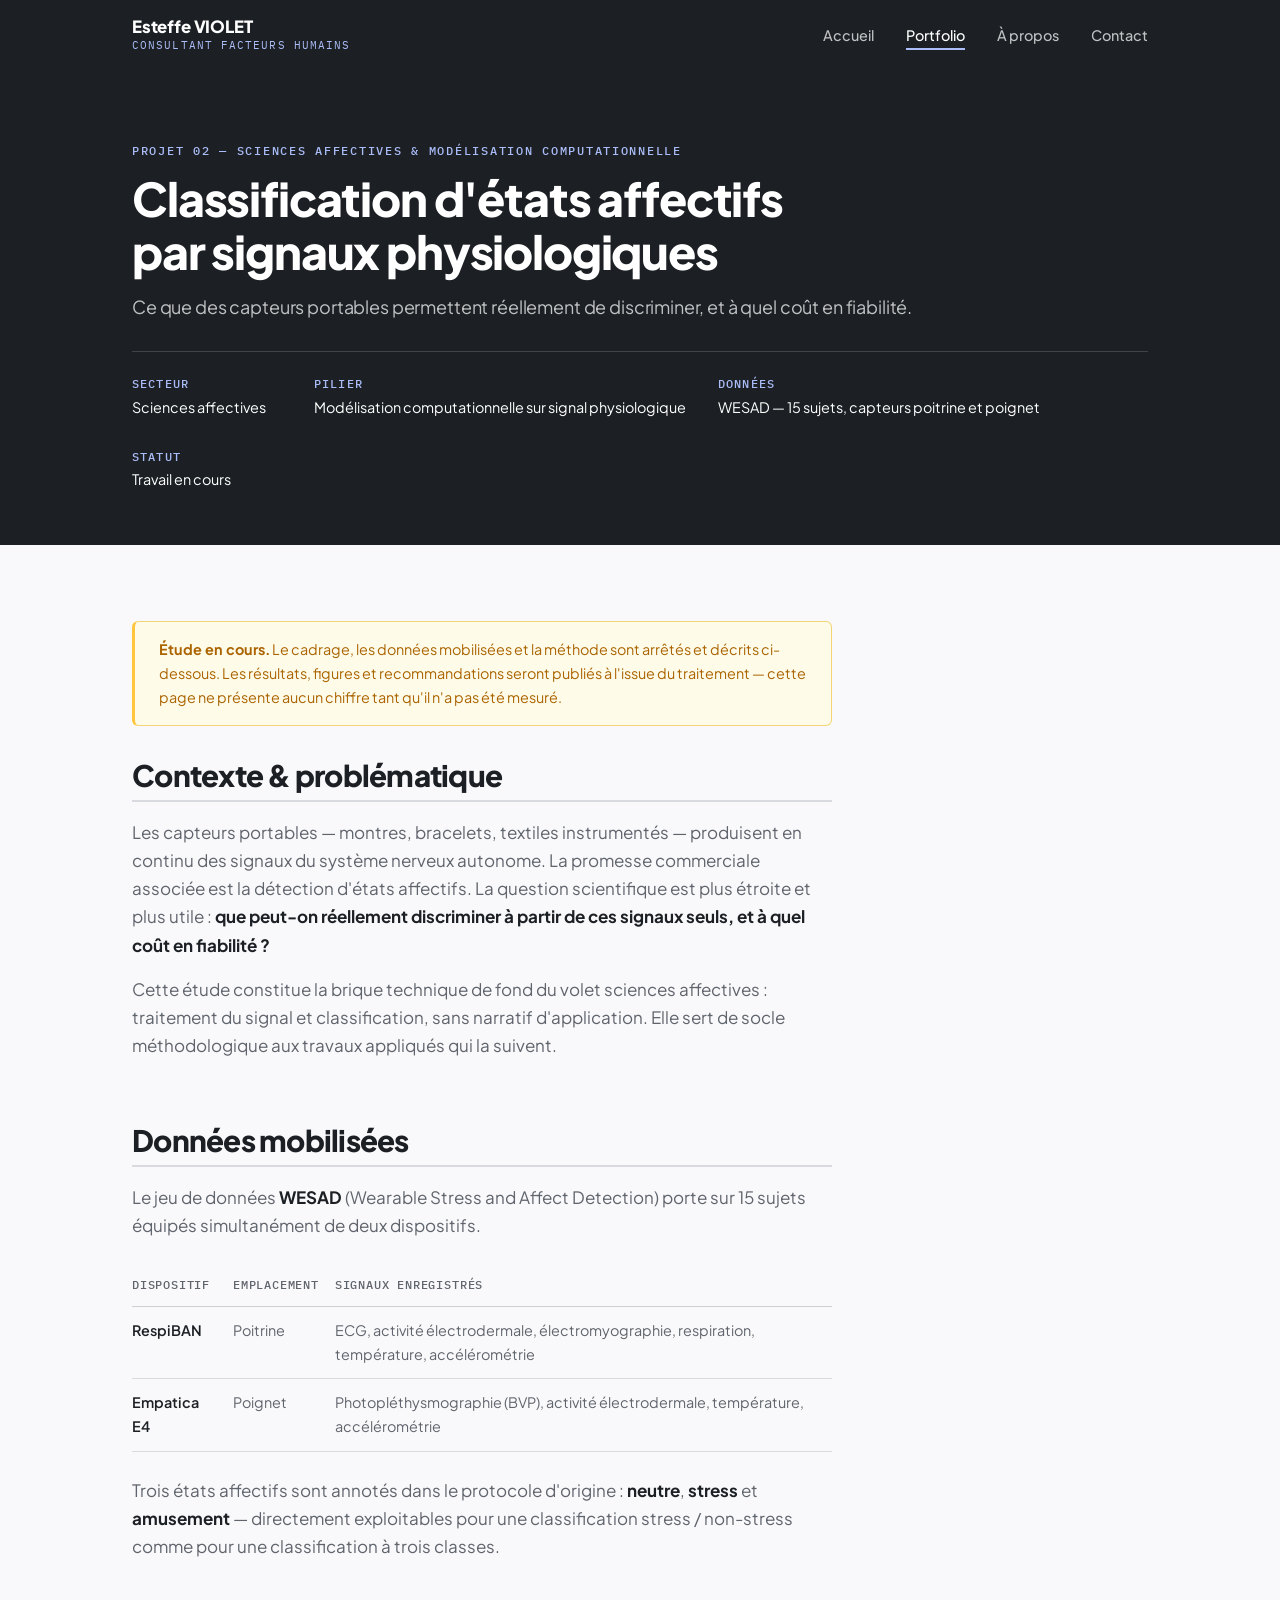
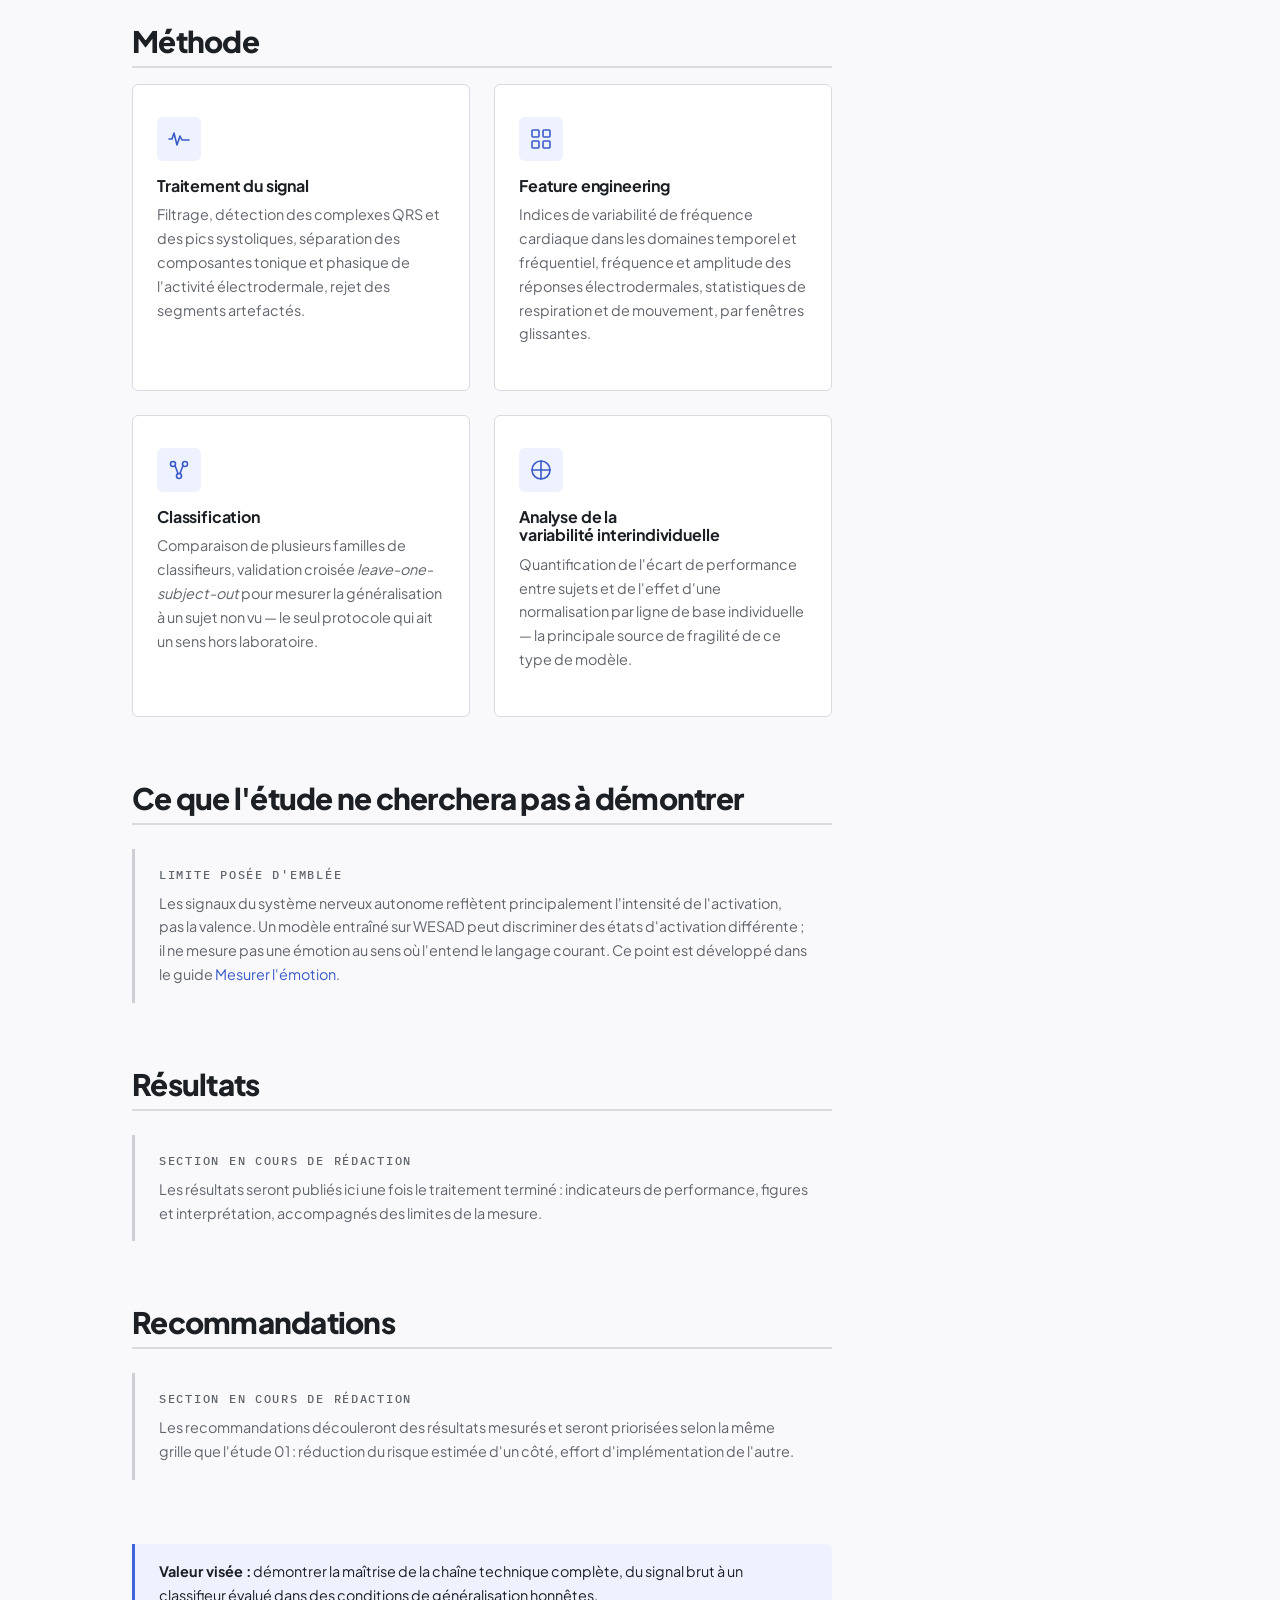
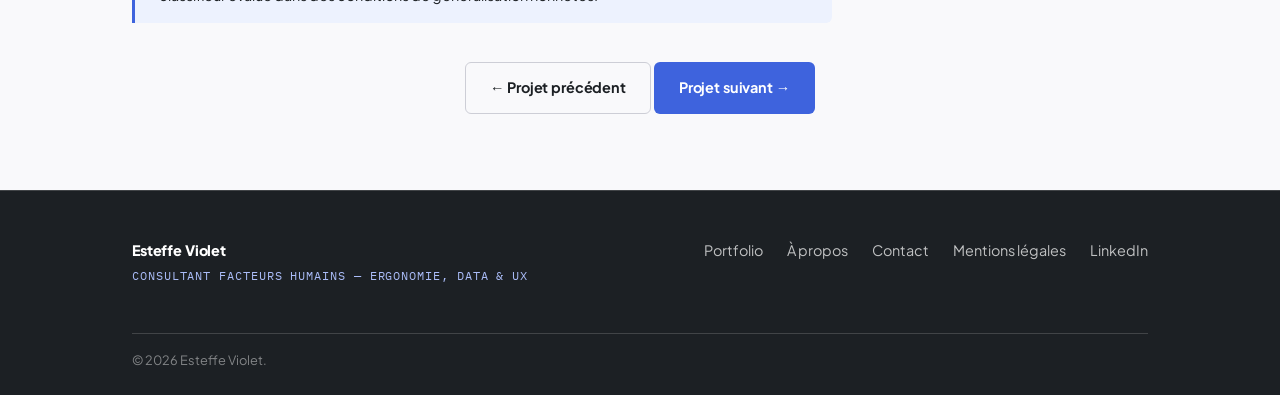
<file: projets/projet-2-classification-physio.html>
<!DOCTYPE html>
<html lang="fr">
<head>
<meta charset="UTF-8">
<meta name="viewport" content="width=device-width, initial-scale=1.0">
<title>Classification d'états affectifs par signaux physiologiques — Esteffe Violet</title>
<meta name="description" content="Traitement du signal, feature engineering et classification stress / neutre / amusement à partir de mesures physiologiques portables — dataset WESAD.">
<link rel="icon" type="image/svg+xml" href="../assets/favicon.svg">
<link rel="stylesheet" href="../assets/site.css">
</head>
<body>

<a href="#main" class="skip-link">Aller au contenu</a>

<header class="site-header">
  <div class="nav-inner">
    <a href="../index.html" class="brand">
      <span class="brand-name">Esteffe VIOLET</span>
      <span class="brand-role">Consultant Facteurs Humains</span>
    </a>
    <button class="nav-toggle" aria-label="Menu" aria-expanded="false" aria-controls="mainNav">&#9776;</button>
    <nav class="main-nav" id="mainNav">
      <ul>
        <li><a href="../index.html">Accueil</a></li>
        <li><a href="../portfolio.html" class="active">Portfolio</a></li>
        <li><a href="../a-propos.html">À propos</a></li>
        <li><a href="../contact.html">Contact</a></li>
      </ul>
    </nav>
  </div>
</header>

<main id="main">

<section class="case-hero">
  <div class="wrap">
    <span class="eyebrow">Projet 02 — Sciences affectives &amp; modélisation computationnelle</span>
    <h1>Classification d'états affectifs par signaux physiologiques</h1>
    <p class="lead">Ce que des capteurs portables permettent réellement de discriminer, et à quel coût en fiabilité.</p>
    <div class="case-meta">
      <div><strong>Secteur</strong>Sciences affectives</div>
      <div><strong>Pilier</strong>Modélisation computationnelle sur signal physiologique</div>
      <div><strong>Données</strong>WESAD — 15 sujets, capteurs poitrine et poignet</div>
      <div><strong>Statut</strong>Travail en cours</div>
    </div>
  </div>
</section>

<section>
  <div class="wrap">

    <div class="disclaimer">
      <strong>Étude en cours.</strong> Le cadrage, les données mobilisées et la méthode sont arrêtés et décrits ci-dessous. Les résultats, figures et recommandations seront publiés à l'issue du traitement — cette page ne présente aucun chiffre tant qu'il n'a pas été mesuré.
    </div>

    <div class="case-section">
      <h2>Contexte &amp; problématique</h2>
      <p>Les capteurs portables — montres, bracelets, textiles instrumentés — produisent en continu des signaux du système nerveux autonome. La promesse commerciale associée est la détection d'états affectifs. La question scientifique est plus étroite et plus utile : <strong>que peut-on réellement discriminer à partir de ces signaux seuls, et à quel coût en fiabilité ?</strong></p>
      <p>Cette étude constitue la brique technique de fond du volet sciences affectives : traitement du signal et classification, sans narratif d'application. Elle sert de socle méthodologique aux travaux appliqués qui la suivent.</p>
    </div>

    <div class="case-section">
      <h2>Données mobilisées</h2>
      <p>Le jeu de données <strong>WESAD</strong> (Wearable Stress and Affect Detection) porte sur 15 sujets équipés simultanément de deux dispositifs.</p>
      <div class="table-scroll">
        <table class="data-table">
          <thead><tr><th>Dispositif</th><th>Emplacement</th><th>Signaux enregistrés</th></tr></thead>
          <tbody>
            <tr><td>RespiBAN</td><td>Poitrine</td><td>ECG, activité électrodermale, électromyographie, respiration, température, accélérométrie</td></tr>
            <tr><td>Empatica E4</td><td>Poignet</td><td>Photopléthysmographie (BVP), activité électrodermale, température, accélérométrie</td></tr>
          </tbody>
        </table>
      </div>
      <p>Trois états affectifs sont annotés dans le protocole d'origine : <strong>neutre</strong>, <strong>stress</strong> et <strong>amusement</strong> — directement exploitables pour une classification stress / non-stress comme pour une classification à trois classes.</p>
    </div>

    <div class="case-section">
      <h2>Méthode</h2>
      <div class="grid-2">
        <div class="card">
          <span class="icon"><svg viewBox="0 0 24 24" fill="none" stroke="currentColor" stroke-width="1.6" stroke-linecap="round" stroke-linejoin="round"><path d="M2 12h3l2-6 3 12 3-9 2 4h7"/></svg></span>
          <h4>Traitement du signal</h4>
          <p class="teaser">Filtrage, détection des complexes QRS et des pics systoliques, séparation des composantes tonique et phasique de l'activité électrodermale, rejet des segments artefactés.</p>
        </div>
        <div class="card">
          <span class="icon"><svg viewBox="0 0 24 24" fill="none" stroke="currentColor" stroke-width="1.6" stroke-linecap="round" stroke-linejoin="round"><rect x="3" y="3" width="7" height="7" rx="1"/><rect x="14" y="3" width="7" height="7" rx="1"/><rect x="3" y="14" width="7" height="7" rx="1"/><rect x="14" y="14" width="7" height="7" rx="1"/></svg></span>
          <h4>Feature engineering</h4>
          <p class="teaser">Indices de variabilité de fréquence cardiaque dans les domaines temporel et fréquentiel, fréquence et amplitude des réponses électrodermales, statistiques de respiration et de mouvement, par fenêtres glissantes.</p>
        </div>
        <div class="card">
          <span class="icon"><svg viewBox="0 0 24 24" fill="none" stroke="currentColor" stroke-width="1.6" stroke-linecap="round" stroke-linejoin="round"><circle cx="6" cy="6" r="2.5"/><circle cx="18" cy="6" r="2.5"/><circle cx="12" cy="18" r="2.5"/><path d="M8 7.5l3 8M16 7.5l-3 8"/></svg></span>
          <h4>Classification</h4>
          <p class="teaser">Comparaison de plusieurs familles de classifieurs, validation croisée <em>leave-one-subject-out</em> pour mesurer la généralisation à un sujet non vu — le seul protocole qui ait un sens hors laboratoire.</p>
        </div>
        <div class="card">
          <span class="icon"><svg viewBox="0 0 24 24" fill="none" stroke="currentColor" stroke-width="1.6" stroke-linecap="round" stroke-linejoin="round"><path d="M12 3v18M3 12h18"/><circle cx="12" cy="12" r="9"/></svg></span>
          <h4>Analyse de la variabilité interindividuelle</h4>
          <p class="teaser">Quantification de l'écart de performance entre sujets et de l'effet d'une normalisation par ligne de base individuelle — la principale source de fragilité de ce type de modèle.</p>
        </div>
      </div>
    </div>

    <div class="case-section">
      <h2>Ce que l'étude ne cherchera pas à démontrer</h2>
      <div class="note note--quiet">
        <span class="eyebrow">Limite posée d'emblée</span>
        <p>Les signaux du système nerveux autonome reflètent principalement l'intensité de l'activation, pas la valence. Un modèle entraîné sur WESAD peut discriminer des états d'activation différente ; il ne mesure pas une émotion au sens où l'entend le langage courant. Ce point est développé dans le guide <a href="../portfolio.html#publications">Mesurer l'émotion</a>.</p>
      </div>
    </div>


    <div class="case-section">
      <h2>Résultats</h2>
      <div class="note note--quiet">
        <span class="eyebrow">Section en cours de rédaction</span>
        <p>Les résultats seront publiés ici une fois le traitement terminé : indicateurs de performance, figures et interprétation, accompagnés des limites de la mesure.</p>
      </div>
    </div>

    <div class="case-section">
      <h2>Recommandations</h2>
      <div class="note note--quiet">
        <span class="eyebrow">Section en cours de rédaction</span>
        <p>Les recommandations découleront des résultats mesurés et seront priorisées selon la même grille que l'étude 01 : réduction du risque estimée d'un côté, effort d'implémentation de l'autre.</p>
      </div>
    </div>

    <div class="callout"><strong>Valeur visée :</strong> démontrer la maîtrise de la chaîne technique complète, du signal brut à un classifieur évalué dans des conditions de généralisation honnêtes.</div>

    <p class="center" style="margin-top:2.4rem;">
      <a href="projet-1-fatigue-alarme.html" class="btn btn-ghost">← Projet précédent</a>
      <a href="projet-3-vigilance-volant.html" class="btn btn-dark">Projet suivant →</a>
    </p>
  </div>
</section>

</main>

<footer class="site-footer">
  <div class="wrap">
    <div>
      <div class="foot-brand">Esteffe Violet</div>
      <div class="foot-role">Consultant Facteurs Humains — Ergonomie, Data &amp; UX</div>
    </div>
    <div class="foot-links">
      <a href="../portfolio.html">Portfolio</a>
      <a href="../a-propos.html">À propos</a>
      <a href="../contact.html">Contact</a>
      <a href="../mentions-legales.html">Mentions légales</a>
      <a href="https://www.linkedin.com/in/esteffe" target="_blank" rel="noopener">LinkedIn</a>
    </div>
    <div class="copyright">© 2026 Esteffe Violet.</div>
  </div>
</footer>

<script src="../assets/script.js"></script>
</body>
</html>
</file>
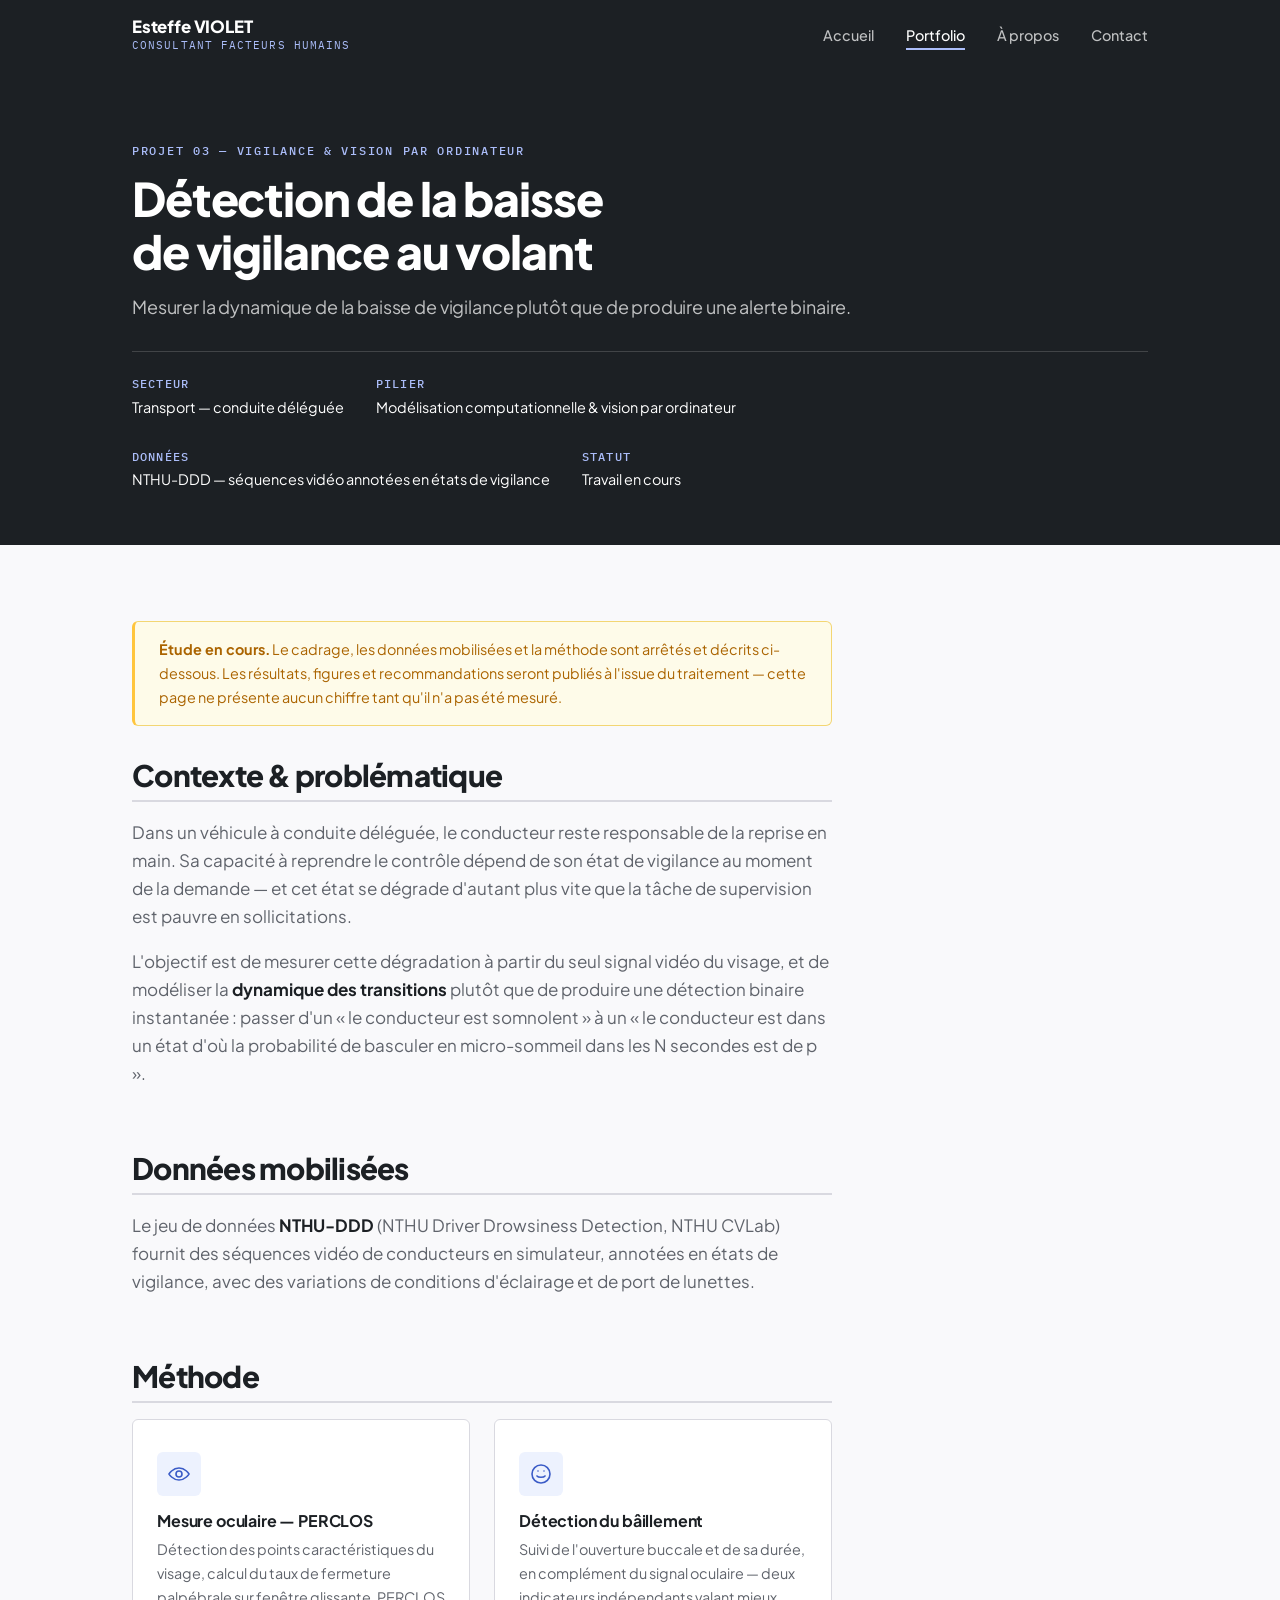
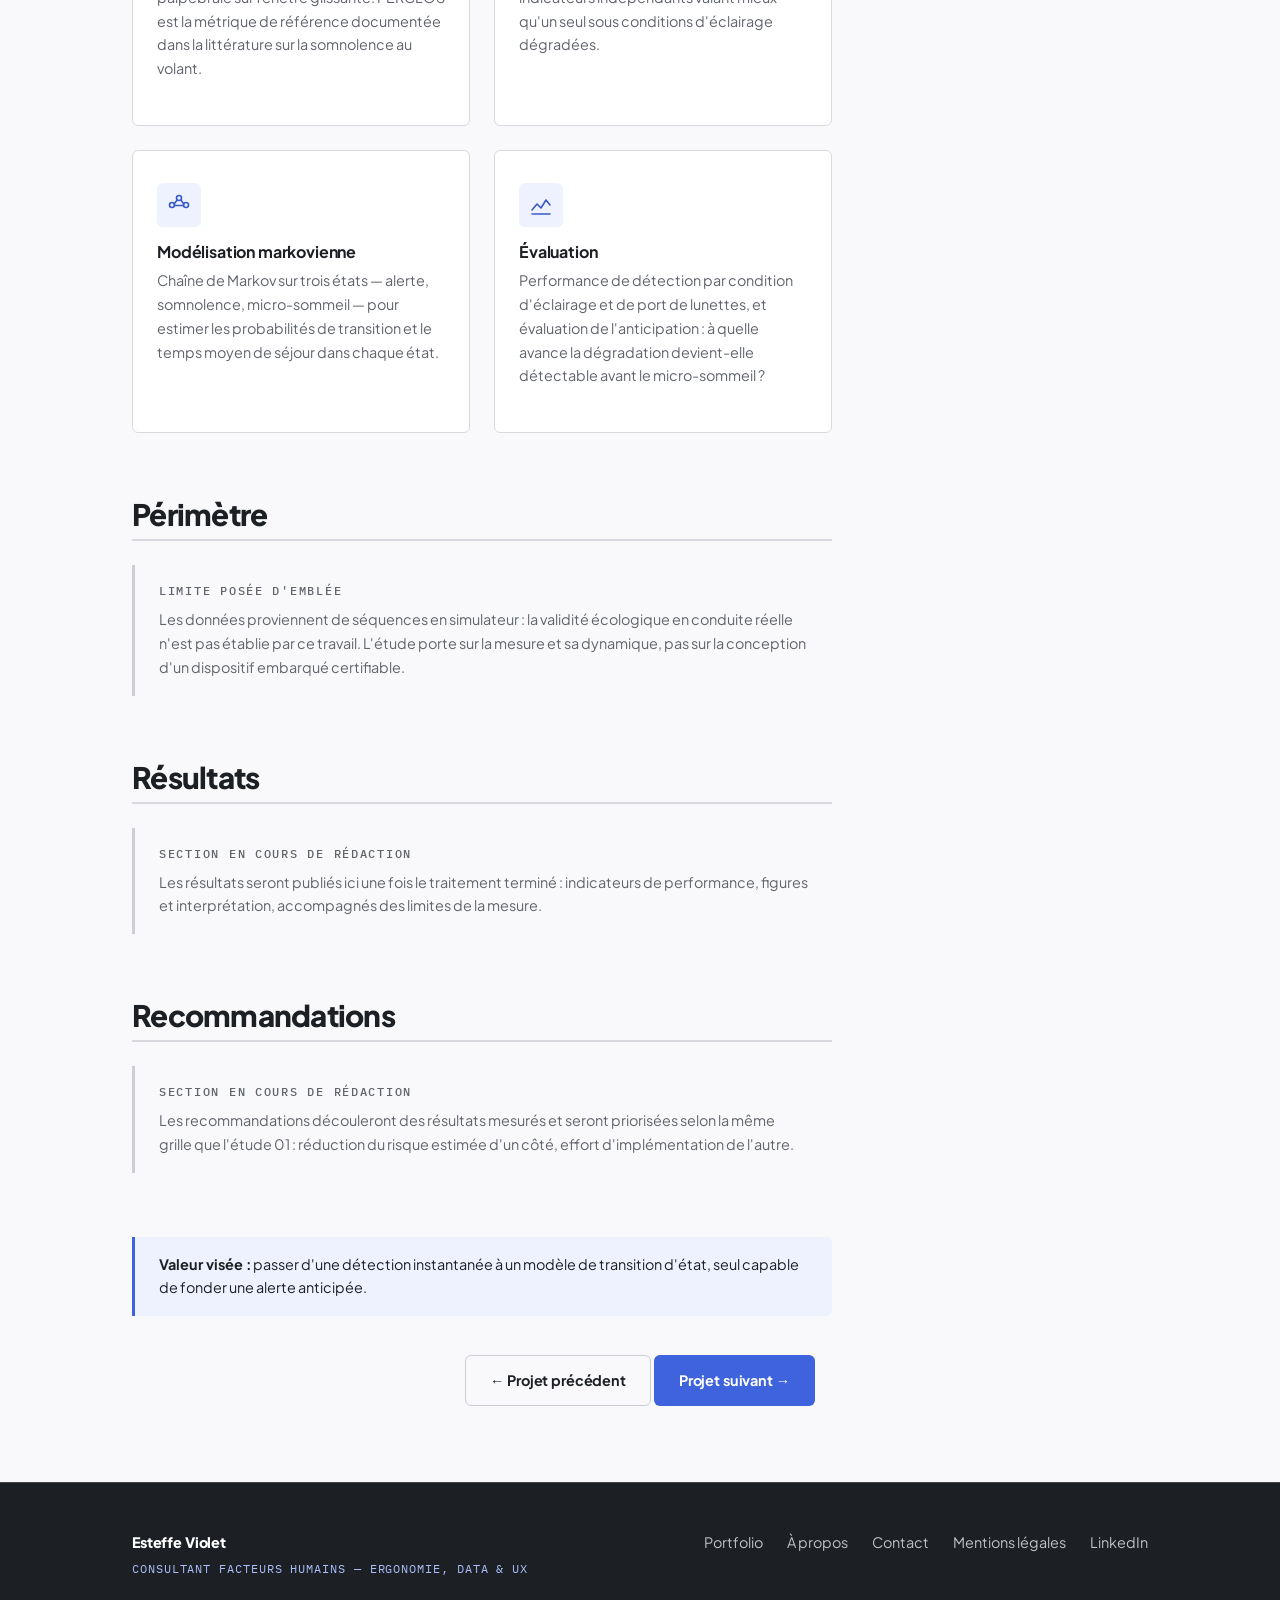
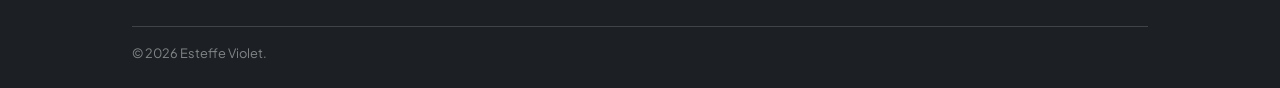
<file: projets/projet-3-vigilance-volant.html>
<!DOCTYPE html>
<html lang="fr">
<head>
<meta charset="UTF-8">
<meta name="viewport" content="width=device-width, initial-scale=1.0">
<title>Détection de la baisse de vigilance au volant — Esteffe Violet</title>
<meta name="description" content="PERCLOS, détection du bâillement et modélisation markovienne des transitions d'état de vigilance — dataset NTHU-DDD.">
<link rel="icon" type="image/svg+xml" href="../assets/favicon.svg">
<link rel="stylesheet" href="../assets/site.css">
</head>
<body>

<a href="#main" class="skip-link">Aller au contenu</a>

<header class="site-header">
  <div class="nav-inner">
    <a href="../index.html" class="brand">
      <span class="brand-name">Esteffe VIOLET</span>
      <span class="brand-role">Consultant Facteurs Humains</span>
    </a>
    <button class="nav-toggle" aria-label="Menu" aria-expanded="false" aria-controls="mainNav">&#9776;</button>
    <nav class="main-nav" id="mainNav">
      <ul>
        <li><a href="../index.html">Accueil</a></li>
        <li><a href="../portfolio.html" class="active">Portfolio</a></li>
        <li><a href="../a-propos.html">À propos</a></li>
        <li><a href="../contact.html">Contact</a></li>
      </ul>
    </nav>
  </div>
</header>

<main id="main">

<section class="case-hero">
  <div class="wrap">
    <span class="eyebrow">Projet 03 — Vigilance &amp; vision par ordinateur</span>
    <h1>Détection de la baisse de vigilance au volant</h1>
    <p class="lead">Mesurer la dynamique de la baisse de vigilance plutôt que de produire une alerte binaire.</p>
    <div class="case-meta">
      <div><strong>Secteur</strong>Transport — conduite déléguée</div>
      <div><strong>Pilier</strong>Modélisation computationnelle &amp; vision par ordinateur</div>
      <div><strong>Données</strong>NTHU-DDD — séquences vidéo annotées en états de vigilance</div>
      <div><strong>Statut</strong>Travail en cours</div>
    </div>
  </div>
</section>

<section>
  <div class="wrap">

    <div class="disclaimer">
      <strong>Étude en cours.</strong> Le cadrage, les données mobilisées et la méthode sont arrêtés et décrits ci-dessous. Les résultats, figures et recommandations seront publiés à l'issue du traitement — cette page ne présente aucun chiffre tant qu'il n'a pas été mesuré.
    </div>

    <div class="case-section">
      <h2>Contexte &amp; problématique</h2>
      <p>Dans un véhicule à conduite déléguée, le conducteur reste responsable de la reprise en main. Sa capacité à reprendre le contrôle dépend de son état de vigilance au moment de la demande — et cet état se dégrade d'autant plus vite que la tâche de supervision est pauvre en sollicitations.</p>
      <p>L'objectif est de mesurer cette dégradation à partir du seul signal vidéo du visage, et de modéliser la <strong>dynamique des transitions</strong> plutôt que de produire une détection binaire instantanée : passer d'un « le conducteur est somnolent » à un « le conducteur est dans un état d'où la probabilité de basculer en micro-sommeil dans les N secondes est de p ».</p>
    </div>

    <div class="case-section">
      <h2>Données mobilisées</h2>
      <p>Le jeu de données <strong>NTHU-DDD</strong> (NTHU Driver Drowsiness Detection, NTHU CVLab) fournit des séquences vidéo de conducteurs en simulateur, annotées en états de vigilance, avec des variations de conditions d'éclairage et de port de lunettes.</p>
    </div>

    <div class="case-section">
      <h2>Méthode</h2>
      <div class="grid-2">
        <div class="card">
          <span class="icon"><svg viewBox="0 0 24 24" fill="none" stroke="currentColor" stroke-width="1.6" stroke-linecap="round" stroke-linejoin="round"><circle cx="12" cy="12" r="3"/><path d="M2 12s3.5-6 10-6 10 6 10 6-3.5 6-10 6-10-6-10-6z"/></svg></span>
          <h4>Mesure oculaire — PERCLOS</h4>
          <p class="teaser">Détection des points caractéristiques du visage, calcul du taux de fermeture palpébrale sur fenêtre glissante. PERCLOS est la métrique de référence documentée dans la littérature sur la somnolence au volant.</p>
        </div>
        <div class="card">
          <span class="icon"><svg viewBox="0 0 24 24" fill="none" stroke="currentColor" stroke-width="1.6" stroke-linecap="round" stroke-linejoin="round"><circle cx="12" cy="12" r="9"/><path d="M8 14c1.2 1.6 6.8 1.6 8 0"/><path d="M9 9v.01M15 9v.01"/></svg></span>
          <h4>Détection du bâillement</h4>
          <p class="teaser">Suivi de l'ouverture buccale et de sa durée, en complément du signal oculaire — deux indicateurs indépendants valant mieux qu'un seul sous conditions d'éclairage dégradées.</p>
        </div>
        <div class="card">
          <span class="icon"><svg viewBox="0 0 24 24" fill="none" stroke="currentColor" stroke-width="1.6" stroke-linecap="round" stroke-linejoin="round"><circle cx="5" cy="12" r="2.5"/><circle cx="19" cy="12" r="2.5"/><circle cx="12" cy="5" r="2.5"/><path d="M7.2 11l3-4M16.8 11l-3-4M7.5 12.5h9"/></svg></span>
          <h4>Modélisation markovienne</h4>
          <p class="teaser">Chaîne de Markov sur trois états — alerte, somnolence, micro-sommeil — pour estimer les probabilités de transition et le temps moyen de séjour dans chaque état.</p>
        </div>
        <div class="card">
          <span class="icon"><svg viewBox="0 0 24 24" fill="none" stroke="currentColor" stroke-width="1.6" stroke-linecap="round" stroke-linejoin="round"><path d="M3 17l5-6 4 4 5-8 4 5"/><path d="M3 21h18"/></svg></span>
          <h4>Évaluation</h4>
          <p class="teaser">Performance de détection par condition d'éclairage et de port de lunettes, et évaluation de l'anticipation : à quelle avance la dégradation devient-elle détectable avant le micro-sommeil ?</p>
        </div>
      </div>
    </div>

    <div class="case-section">
      <h2>Périmètre</h2>
      <div class="note note--quiet">
        <span class="eyebrow">Limite posée d'emblée</span>
        <p>Les données proviennent de séquences en simulateur : la validité écologique en conduite réelle n'est pas établie par ce travail. L'étude porte sur la mesure et sa dynamique, pas sur la conception d'un dispositif embarqué certifiable.</p>
      </div>
    </div>


    <div class="case-section">
      <h2>Résultats</h2>
      <div class="note note--quiet">
        <span class="eyebrow">Section en cours de rédaction</span>
        <p>Les résultats seront publiés ici une fois le traitement terminé : indicateurs de performance, figures et interprétation, accompagnés des limites de la mesure.</p>
      </div>
    </div>

    <div class="case-section">
      <h2>Recommandations</h2>
      <div class="note note--quiet">
        <span class="eyebrow">Section en cours de rédaction</span>
        <p>Les recommandations découleront des résultats mesurés et seront priorisées selon la même grille que l'étude 01 : réduction du risque estimée d'un côté, effort d'implémentation de l'autre.</p>
      </div>
    </div>

    <div class="callout"><strong>Valeur visée :</strong> passer d'une détection instantanée à un modèle de transition d'état, seul capable de fonder une alerte anticipée.</div>

    <p class="center" style="margin-top:2.4rem;">
      <a href="projet-2-classification-physio.html" class="btn btn-ghost">← Projet précédent</a>
      <a href="projet-4-mesure-publicitaire.html" class="btn btn-dark">Projet suivant →</a>
    </p>
  </div>
</section>

</main>

<footer class="site-footer">
  <div class="wrap">
    <div>
      <div class="foot-brand">Esteffe Violet</div>
      <div class="foot-role">Consultant Facteurs Humains — Ergonomie, Data &amp; UX</div>
    </div>
    <div class="foot-links">
      <a href="../portfolio.html">Portfolio</a>
      <a href="../a-propos.html">À propos</a>
      <a href="../contact.html">Contact</a>
      <a href="../mentions-legales.html">Mentions légales</a>
      <a href="https://www.linkedin.com/in/esteffe" target="_blank" rel="noopener">LinkedIn</a>
    </div>
    <div class="copyright">© 2026 Esteffe Violet.</div>
  </div>
</footer>

<script src="../assets/script.js"></script>
</body>
</html>
</file>
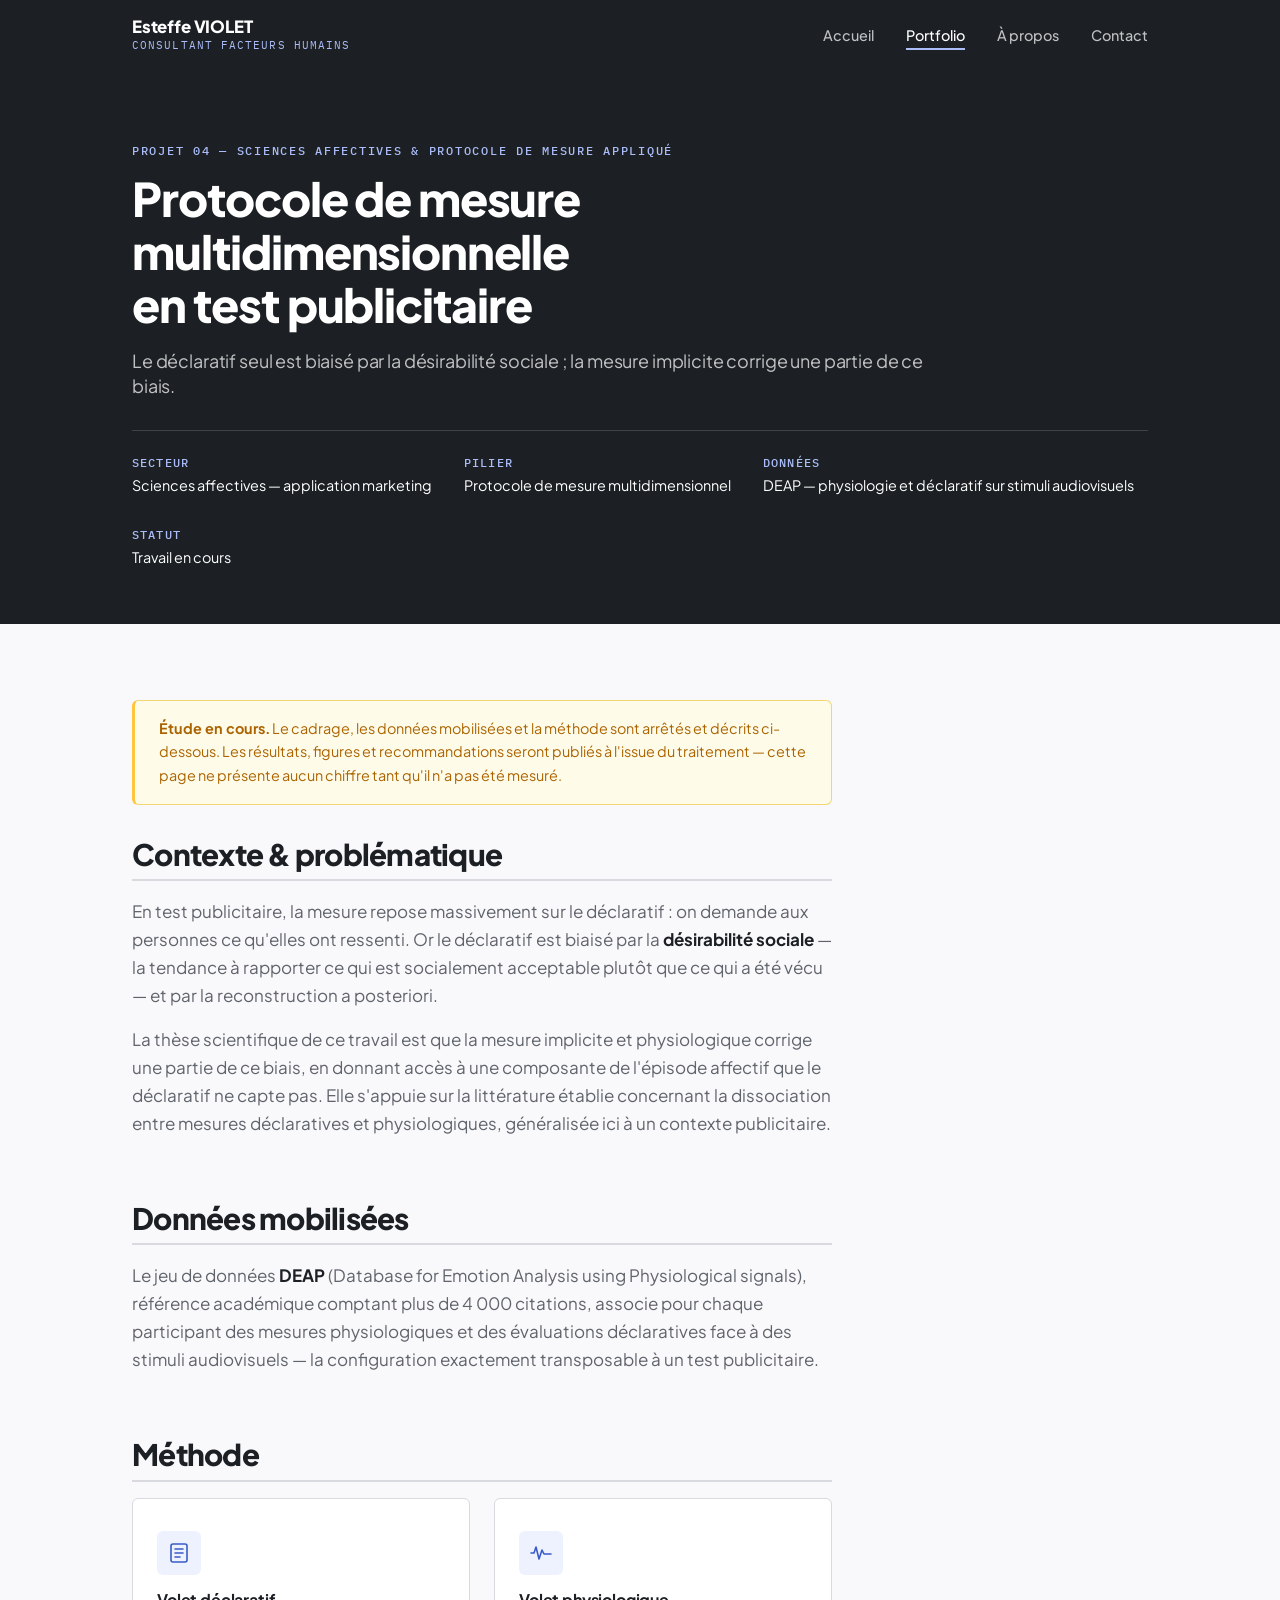
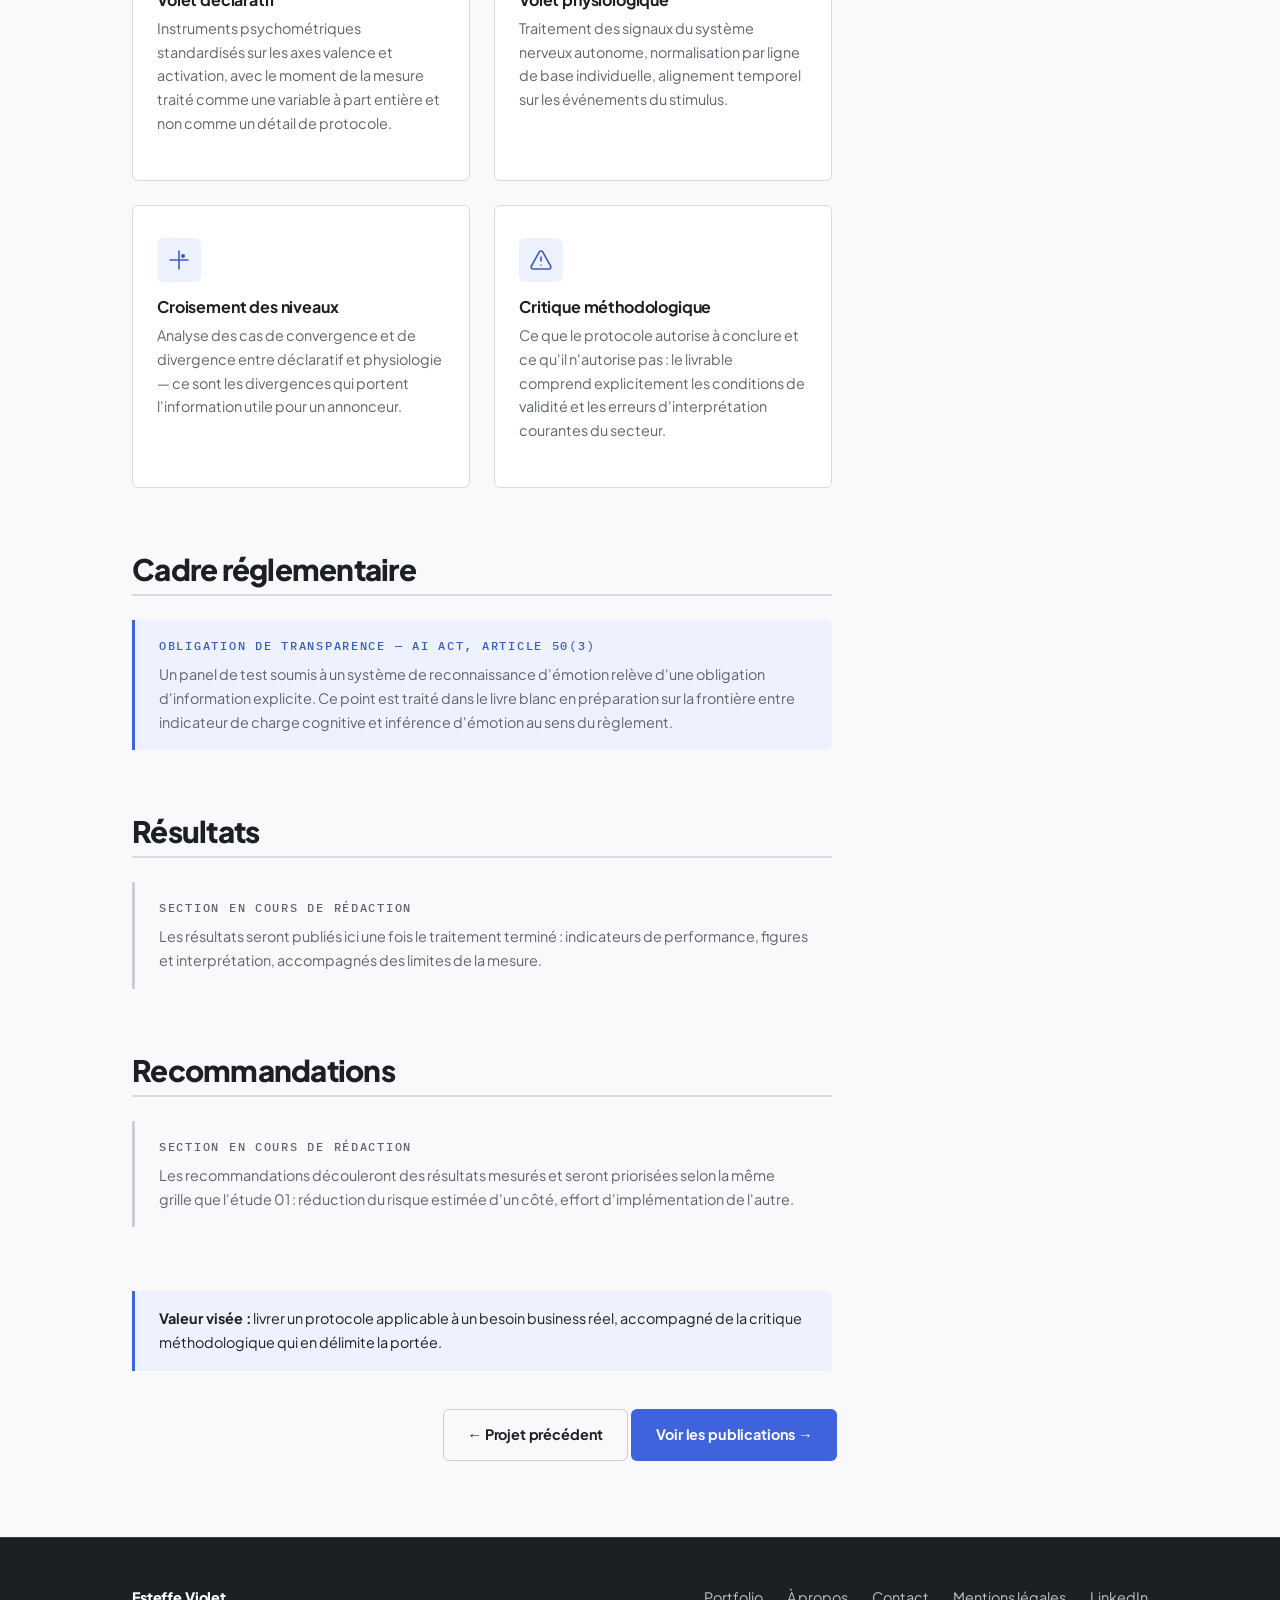
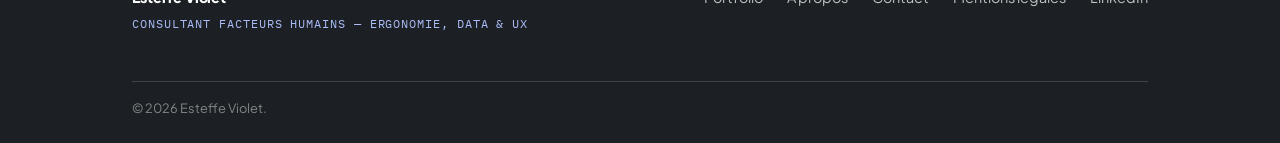
<file: projets/projet-4-mesure-publicitaire.html>
<!DOCTYPE html>
<html lang="fr">
<head>
<meta charset="UTF-8">
<meta name="viewport" content="width=device-width, initial-scale=1.0">
<title>Protocole de mesure multidimensionnelle en test publicitaire — Esteffe Violet</title>
<meta name="description" content="Croiser déclaratif, physiologie et comportement pour corriger le biais de désirabilité sociale en test publicitaire — dataset DEAP.">
<link rel="icon" type="image/svg+xml" href="../assets/favicon.svg">
<link rel="stylesheet" href="../assets/site.css">
</head>
<body>

<a href="#main" class="skip-link">Aller au contenu</a>

<header class="site-header">
  <div class="nav-inner">
    <a href="../index.html" class="brand">
      <span class="brand-name">Esteffe VIOLET</span>
      <span class="brand-role">Consultant Facteurs Humains</span>
    </a>
    <button class="nav-toggle" aria-label="Menu" aria-expanded="false" aria-controls="mainNav">&#9776;</button>
    <nav class="main-nav" id="mainNav">
      <ul>
        <li><a href="../index.html">Accueil</a></li>
        <li><a href="../portfolio.html" class="active">Portfolio</a></li>
        <li><a href="../a-propos.html">À propos</a></li>
        <li><a href="../contact.html">Contact</a></li>
      </ul>
    </nav>
  </div>
</header>

<main id="main">

<section class="case-hero">
  <div class="wrap">
    <span class="eyebrow">Projet 04 — Sciences affectives &amp; protocole de mesure appliqué</span>
    <h1>Protocole de mesure multidimensionnelle en test publicitaire</h1>
    <p class="lead">Le déclaratif seul est biaisé par la désirabilité sociale ; la mesure implicite corrige une partie de ce biais.</p>
    <div class="case-meta">
      <div><strong>Secteur</strong>Sciences affectives — application marketing</div>
      <div><strong>Pilier</strong>Protocole de mesure multidimensionnel</div>
      <div><strong>Données</strong>DEAP — physiologie et déclaratif sur stimuli audiovisuels</div>
      <div><strong>Statut</strong>Travail en cours</div>
    </div>
  </div>
</section>

<section>
  <div class="wrap">

    <div class="disclaimer">
      <strong>Étude en cours.</strong> Le cadrage, les données mobilisées et la méthode sont arrêtés et décrits ci-dessous. Les résultats, figures et recommandations seront publiés à l'issue du traitement — cette page ne présente aucun chiffre tant qu'il n'a pas été mesuré.
    </div>

    <div class="case-section">
      <h2>Contexte &amp; problématique</h2>
      <p>En test publicitaire, la mesure repose massivement sur le déclaratif : on demande aux personnes ce qu'elles ont ressenti. Or le déclaratif est biaisé par la <strong>désirabilité sociale</strong> — la tendance à rapporter ce qui est socialement acceptable plutôt que ce qui a été vécu — et par la reconstruction a posteriori.</p>
      <p>La thèse scientifique de ce travail est que la mesure implicite et physiologique corrige une partie de ce biais, en donnant accès à une composante de l'épisode affectif que le déclaratif ne capte pas. Elle s'appuie sur la littérature établie concernant la dissociation entre mesures déclaratives et physiologiques, généralisée ici à un contexte publicitaire.</p>
    </div>

    <div class="case-section">
      <h2>Données mobilisées</h2>
      <p>Le jeu de données <strong>DEAP</strong> (Database for Emotion Analysis using Physiological signals), référence académique comptant plus de 4 000 citations, associe pour chaque participant des mesures physiologiques et des évaluations déclaratives face à des stimuli audiovisuels — la configuration exactement transposable à un test publicitaire.</p>
    </div>

    <div class="case-section">
      <h2>Méthode</h2>
      <div class="grid-2">
        <div class="card">
          <span class="icon"><svg viewBox="0 0 24 24" fill="none" stroke="currentColor" stroke-width="1.6" stroke-linecap="round" stroke-linejoin="round"><rect x="4" y="3" width="16" height="18" rx="2"/><path d="M8 8h8M8 12h8M8 16h5"/></svg></span>
          <h4>Volet déclaratif</h4>
          <p class="teaser">Instruments psychométriques standardisés sur les axes valence et activation, avec le moment de la mesure traité comme une variable à part entière et non comme un détail de protocole.</p>
        </div>
        <div class="card">
          <span class="icon"><svg viewBox="0 0 24 24" fill="none" stroke="currentColor" stroke-width="1.6" stroke-linecap="round" stroke-linejoin="round"><path d="M2 12h3l2-6 3 12 3-9 2 4h7"/></svg></span>
          <h4>Volet physiologique</h4>
          <p class="teaser">Traitement des signaux du système nerveux autonome, normalisation par ligne de base individuelle, alignement temporel sur les événements du stimulus.</p>
        </div>
        <div class="card">
          <span class="icon"><svg viewBox="0 0 24 24" fill="none" stroke="currentColor" stroke-width="1.6" stroke-linecap="round" stroke-linejoin="round"><path d="M12 3v18M3 12h18"/><circle cx="16" cy="8" r="2" fill="currentColor" stroke="none"/></svg></span>
          <h4>Croisement des niveaux</h4>
          <p class="teaser">Analyse des cas de convergence et de divergence entre déclaratif et physiologie — ce sont les divergences qui portent l'information utile pour un annonceur.</p>
        </div>
        <div class="card">
          <span class="icon"><svg viewBox="0 0 24 24" fill="none" stroke="currentColor" stroke-width="1.6" stroke-linecap="round" stroke-linejoin="round"><path d="M12 9v4M12 17v.01"/><path d="M10.3 3.9L2.4 18a2 2 0 0 0 1.7 3h15.8a2 2 0 0 0 1.7-3L13.7 3.9a2 2 0 0 0-3.4 0z"/></svg></span>
          <h4>Critique méthodologique</h4>
          <p class="teaser">Ce que le protocole autorise à conclure et ce qu'il n'autorise pas : le livrable comprend explicitement les conditions de validité et les erreurs d'interprétation courantes du secteur.</p>
        </div>
      </div>
    </div>

    <div class="case-section">
      <h2>Cadre réglementaire</h2>
      <div class="note">
        <span class="eyebrow">Obligation de transparence — AI Act, article 50(3)</span>
        <p>Un panel de test soumis à un système de reconnaissance d'émotion relève d'une obligation d'information explicite. Ce point est traité dans le livre blanc en préparation sur la frontière entre indicateur de charge cognitive et inférence d'émotion au sens du règlement.</p>
      </div>
    </div>


    <div class="case-section">
      <h2>Résultats</h2>
      <div class="note note--quiet">
        <span class="eyebrow">Section en cours de rédaction</span>
        <p>Les résultats seront publiés ici une fois le traitement terminé : indicateurs de performance, figures et interprétation, accompagnés des limites de la mesure.</p>
      </div>
    </div>

    <div class="case-section">
      <h2>Recommandations</h2>
      <div class="note note--quiet">
        <span class="eyebrow">Section en cours de rédaction</span>
        <p>Les recommandations découleront des résultats mesurés et seront priorisées selon la même grille que l'étude 01 : réduction du risque estimée d'un côté, effort d'implémentation de l'autre.</p>
      </div>
    </div>

    <div class="callout"><strong>Valeur visée :</strong> livrer un protocole applicable à un besoin business réel, accompagné de la critique méthodologique qui en délimite la portée.</div>

    <p class="center" style="margin-top:2.4rem;">
      <a href="projet-3-vigilance-volant.html" class="btn btn-ghost">← Projet précédent</a>
      <a href="../portfolio.html#publications" class="btn btn-dark">Voir les publications →</a>
    </p>
  </div>
</section>

</main>

<footer class="site-footer">
  <div class="wrap">
    <div>
      <div class="foot-brand">Esteffe Violet</div>
      <div class="foot-role">Consultant Facteurs Humains — Ergonomie, Data &amp; UX</div>
    </div>
    <div class="foot-links">
      <a href="../portfolio.html">Portfolio</a>
      <a href="../a-propos.html">À propos</a>
      <a href="../contact.html">Contact</a>
      <a href="../mentions-legales.html">Mentions légales</a>
      <a href="https://www.linkedin.com/in/esteffe" target="_blank" rel="noopener">LinkedIn</a>
    </div>
    <div class="copyright">© 2026 Esteffe Violet.</div>
  </div>
</footer>

<script src="../assets/script.js"></script>
</body>
</html>
</file>
<file: assets/site.css>
/* ==========================================================================
   site.css — composants écran (V3)
   Structure et composants de la V1, habillés par le système de tokens.
   Aucune valeur de couleur en dur : tout passe par les rôles de tokens.css.
   ========================================================================== */

@import url('fonts.css');
@import url('tokens.css');

*, *::before, *::after { box-sizing: border-box; margin: 0; padding: 0; }
html { scroll-behavior: smooth; -webkit-text-size-adjust: 100%; }

body {
  font-family: var(--font-sans);
  font-size: 17px;
  line-height: var(--lh-base);
  color: var(--text);
  background: var(--bg-subtle);
  -webkit-font-smoothing: antialiased;
  -moz-osx-font-smoothing: grayscale;
}

img { max-width: 100%; display: block; }
a { color: var(--accent-text); text-decoration: none; }
a:hover { color: var(--accent-hover); }
::selection { background: var(--accent-bg); color: var(--text); }
:focus-visible { outline: 2px solid var(--accent-solid); outline-offset: 3px; border-radius: 2px; }

.wrap { max-width: var(--page); margin: 0 auto; padding: 0 var(--gutter); }

/* ---------- Typographie ---------- */

h1, h2, h3, h4 {
  color: var(--text);
  line-height: var(--lh-tight);
  letter-spacing: var(--ls-tight);
  font-weight: 800;
  text-wrap: balance;
}
h1 { font-size: var(--fs-h1); }
h2 { font-size: var(--fs-h2); margin-bottom: var(--s-3); }
h3 { font-size: var(--fs-h3); font-weight: 700; letter-spacing: -0.015em; margin-bottom: var(--s-2); }
h4 { font-size: var(--fs-base); font-weight: 700; letter-spacing: -0.01em; margin-bottom: var(--s-2); }

p { margin-bottom: var(--s-4); }
p:last-child { margin-bottom: 0; }

p.lead, .lead { font-size: var(--fs-lead); line-height: var(--lh-snug); color: var(--text-muted); letter-spacing: -0.008em; }
.text-muted, .muted { color: var(--text-muted); }
.mono { font-family: var(--font-mono); }

/* Étiquette mono — ex-« eyebrow » de la V1 */
.eyebrow, .label {
  display: block;
  font-family: var(--font-mono);
  font-size: var(--fs-mono);
  font-weight: 500;
  letter-spacing: var(--ls-wide);
  text-transform: uppercase;
  color: var(--accent-text);
  margin-bottom: var(--s-3);
}
.label--inverse { color: var(--accent-inverse); }
.label--quiet { color: var(--text-muted); }

.rule { width: 56px; height: 3px; background: var(--accent-solid); margin: var(--s-4) 0 var(--s-5); }
.rule--inverse { background: var(--accent-inverse); }

/* ---------- En-tête ---------- */

header.site-header { background: var(--bg-inverse); position: sticky; top: 0; z-index: 100; }

.nav-inner {
  max-width: var(--page); margin: 0 auto;
  padding: var(--s-4) var(--gutter);
  display: flex; align-items: center; justify-content: space-between; gap: var(--s-5);
}
.brand { display: flex; flex-direction: column; line-height: 1.25; gap: 2px; }
.brand .brand-name { color: var(--text-inverse); font-size: 1.05rem; font-weight: 800; letter-spacing: -0.01em; }
.brand .brand-role {
  font-family: var(--font-mono); font-size: 0.68rem; letter-spacing: 0.1em;
  text-transform: uppercase; color: var(--accent-inverse);
}

nav.main-nav ul { list-style: none; display: flex; gap: var(--s-6); }
nav.main-nav a { color: var(--text-inverse-muted); font-size: var(--fs-sm); font-weight: 500; padding: 4px 0; position: relative; }
nav.main-nav a:hover, nav.main-nav a.active { color: var(--text-inverse); }
nav.main-nav a.active::after {
  content: ""; position: absolute; left: 0; right: 0; bottom: -2px;
  height: 2px; background: var(--accent-inverse);
}

.nav-toggle { display: none; background: none; border: none; color: var(--text-inverse); font-size: 1.4rem; cursor: pointer; line-height: 1; padding: 4px 6px; }

@media (max-width: 760px) {
  .nav-inner { flex-wrap: wrap; }
  .nav-toggle { display: block; }
  nav.main-nav { display: none; width: 100%; order: 3; }
  nav.main-nav.open { display: block; }
  nav.main-nav ul { flex-direction: column; gap: 0; padding: var(--s-2) 0 var(--s-3); }
  nav.main-nav a { display: block; padding: 11px 0; border-top: 1px solid var(--border-inverse); }
  nav.main-nav a.active::after { display: none; }
}

/* ---------- Hero ---------- */

.hero {
  background: var(--bg-inverse);
  color: var(--text-inverse);
  padding: clamp(56px, 7vw, 92px) 0 clamp(48px, 6vw, 80px);
  position: relative;
  overflow: hidden;
}
.hero-grid { display: grid; grid-template-columns: 1.1fr 0.9fr; gap: var(--s-7); align-items: center; }
.hero-illustration { width: 100%; max-width: 420px; margin: 0 auto; }
.hero-illustration img, .hero-illustration svg { width: 100%; height: auto; display: block; }

.hero .eyebrow { color: var(--accent-inverse); }
.hero h1 { color: var(--text-inverse); max-width: 20ch; }
.hero p.lead { color: var(--text-inverse-muted); max-width: 54ch; margin-top: var(--s-5); }
.hero-cta { margin-top: var(--s-6); display: flex; gap: var(--s-3); flex-wrap: wrap; }

@media (max-width: 900px) {
  .hero-grid { grid-template-columns: 1fr; }
  .hero-illustration { max-width: 260px; margin: var(--s-5) auto 0; }
}

/* Étiquettes de domaine dans le hero */
.chips { display: flex; flex-wrap: wrap; gap: var(--s-2); margin-top: var(--s-6); }
.chip {
  font-family: var(--font-mono); font-size: var(--fs-mono);
  letter-spacing: 0.08em; text-transform: uppercase;
  color: var(--text-inverse-muted); border: 1px solid var(--border-inverse);
  border-radius: 999px; padding: 6px 14px;
}

/* ---------- La chaîne (4 temps) ---------- */

.chain { display: grid; grid-template-columns: repeat(4, 1fr); border-top: 1px solid var(--border-strong); }
.chain-step { padding: var(--s-5) var(--s-5) var(--s-6) 0; border-right: 1px solid var(--border); position: relative; }
.chain-step:last-child { border-right: none; }
.chain-step:not(:first-child) { padding-left: var(--s-5); }
.chain-step::before { content: ""; position: absolute; top: -1px; left: 0; width: 44px; height: 3px; background: var(--accent-solid); }
.chain-step:not(:first-child)::before { left: var(--s-5); }
.chain-step .n {
  font-family: var(--font-mono); font-size: var(--fs-mono); letter-spacing: 0.12em;
  color: var(--accent-text); display: block; margin-bottom: var(--s-3);
}
.chain-step h3 { font-size: var(--fs-base); margin-bottom: var(--s-2); }
.chain-step p { font-size: var(--fs-sm); color: var(--text-muted); line-height: var(--lh-snug); }

@media (max-width: 900px) {
  .chain { grid-template-columns: 1fr 1fr; }
  .chain-step:nth-child(2n) { border-right: none; }
  .chain-step:nth-child(n+3) { border-top: 1px solid var(--border); margin-top: -1px; padding-top: var(--s-5); }
}
@media (max-width: 560px) {
  .chain { grid-template-columns: 1fr; }
  .chain-step { border-right: none; padding: var(--s-5) 0; }
  .chain-step:not(:first-child) { padding-left: 0; border-top: 1px solid var(--border); }
  .chain-step:not(:first-child)::before { left: 0; }
}

/* ---------- Bande de clôture sur fond sombre ----------
   Sélecteurs volontairement portés par `section.closing` : la classe
   `closing` sert aussi de modificateur de carte (`.card.closing`), et une
   règle non qualifiée y rendrait le texte blanc sur blanc. */

section.closing { background: var(--bg-inverse); color: var(--text-inverse); }
section.closing h2 { color: var(--text-inverse); }
section.closing .eyebrow, section.closing .label { color: var(--accent-inverse); }
section.closing .lead, section.closing p { color: var(--text-inverse-muted); max-width: 52ch; margin-top: var(--s-3); }
section.closing .actions { display: flex; flex-wrap: wrap; gap: var(--s-3); margin-top: var(--s-6); }

/* ---------- Boutons ---------- */

.btn {
  display: inline-flex; align-items: center; gap: var(--s-2);
  padding: 13px var(--s-5); border-radius: var(--radius-2);
  font-family: var(--font-sans); font-weight: 700; font-size: var(--fs-sm);
  letter-spacing: -0.01em; border: 1px solid transparent; cursor: pointer;
  transition: background 0.15s ease, color 0.15s ease, border-color 0.15s ease;
}
.btn svg { width: 16px; height: 16px; }
.btn-primary { background: var(--accent-solid); color: #fff; }
.btn-primary:hover { background: var(--accent-hover); color: #fff; }
.btn-dark { background: var(--accent-solid); color: #fff; }
.btn-dark:hover { background: var(--accent-hover); color: #fff; }
.btn-outline { border-color: var(--border-inverse); color: var(--text-inverse); }
.btn-outline:hover { border-color: var(--text-inverse); background: rgba(255,255,255,0.08); color: var(--text-inverse); }
.btn-ghost { border-color: var(--border-strong); color: var(--text); }
.btn-ghost:hover { border-color: var(--text); color: var(--text); }

/* ---------- Sections ---------- */

section { padding: clamp(48px, 6.5vw, 76px) 0; }
section.tight { padding: clamp(36px, 4.5vw, 52px) 0; }
section.alt { background: var(--bg); border-top: 1px solid var(--border); border-bottom: 1px solid var(--border); }

.section-head { max-width: var(--read); margin-bottom: var(--s-7); }
.section-head .lead { margin-top: var(--s-3); }
.center { text-align: center; }

/* ---------- Grilles ---------- */

.grid-3 { display: grid; grid-template-columns: repeat(3, 1fr); gap: var(--s-5); }
.grid-2 { display: grid; grid-template-columns: repeat(2, 1fr); gap: var(--s-5); }
@media (max-width: 900px) { .grid-3, .grid-2 { grid-template-columns: 1fr; } }

/* ---------- Cartes ---------- */

.card {
  background: var(--bg);
  border: 1px solid var(--border);
  border-radius: var(--radius-2);
  padding: var(--s-6) var(--s-5);
}
.card .icon {
  width: 44px; height: 44px; display: flex; align-items: center; justify-content: center;
  background: var(--accent-bg); color: var(--accent-text);
  border-radius: var(--radius-2); margin-bottom: var(--s-4);
}
.card .icon svg { width: 24px; height: 24px; }
/* Tout texte courant de carte partage la même échelle : 0,9 rem en gris
   atténué. Sans cette règle, un <p> sans classe hérite du corps de page
   (17 px en encre pleine) et détonne au milieu des autres cartes. */
.card p { color: var(--text-muted); font-size: var(--fs-sm); }
.card .teaser { margin: 2px 0 var(--s-3); }
.card ul { margin-left: var(--s-4); margin-top: var(--s-2); color: var(--text-muted); font-size: var(--fs-sm); }
.card ul li { margin-bottom: var(--s-1); }
.card .index {
  font-family: var(--font-mono); color: var(--accent-inverse); font-size: var(--fs-xs);
  background: var(--bg-inverse); display: inline-block; padding: 3px 9px;
  border-radius: var(--radius-1); margin-bottom: var(--s-3);
}
.card.closing { border-top: 3px solid var(--accent-solid); }

/* Cartes dépliables */
.expertise-cards .card { display: flex; flex-direction: column; }
.expertise-cards .expand-toggle { margin-top: auto; }

.expand-toggle {
  display: inline-flex; align-items: center; gap: 6px;
  background: none; border: none; padding: 0; margin-top: 2px;
  color: var(--accent-text); font-weight: 700; font-size: var(--fs-sm);
  font-family: var(--font-sans); cursor: pointer;
}
.expand-toggle:hover { color: var(--accent-hover); }
.chevron { width: 16px; height: 16px; flex-shrink: 0; transition: transform 0.2s ease; }
.expand-toggle[aria-expanded="true"] .chevron { transform: rotate(180deg); }
.expertise-detail { margin-top: var(--s-3); }
.expertise-detail p { color: var(--text-muted); font-size: var(--fs-sm); margin-bottom: 0; }

/* ---------- Colonnes disciplines ---------- */

.discipline-grid { display: grid; grid-template-columns: repeat(3, 1fr); gap: var(--s-7); }
@media (max-width: 900px) { .discipline-grid { grid-template-columns: 1fr; gap: var(--s-6); } }

.discipline-col h4 {
  color: var(--text); font-size: var(--fs-base);
  padding-bottom: var(--s-2); margin-bottom: var(--s-3);
  border-bottom: 2px solid var(--border);
}
.discipline-col ul { list-style: none; }
.discipline-col li {
  position: relative; padding-left: var(--s-4); margin-bottom: var(--s-2);
  color: var(--text-muted); font-size: var(--fs-sm);
}
.discipline-col li::before {
  content: ""; position: absolute; left: 0; top: 0.62em;
  width: 5px; height: 5px; border-radius: 50%; background: var(--accent-solid);
}

/* ---------- Carrousel de logos ---------- */

.affiliations { padding: clamp(44px, 5.5vw, 64px) 0; background: var(--bg); border-top: 1px solid var(--border); border-bottom: 1px solid var(--border); }
.affiliations h2 { text-align: center; margin-bottom: var(--s-7); }
.affiliations .label, .affiliations .eyebrow { text-align: center; }

.logo-marquee {
  position: relative; width: 100%; overflow: hidden;
  -webkit-mask-image: linear-gradient(90deg, transparent 0, #000 48px, #000 calc(100% - 48px), transparent 100%);
  mask-image: linear-gradient(90deg, transparent 0, #000 48px, #000 calc(100% - 48px), transparent 100%);
}
.logo-track {
  display: flex; align-items: center; width: max-content;
  gap: 80px; padding: var(--s-2) 0;
  animation: logo-scroll 38s linear infinite;
}
.logo-marquee:hover .logo-track { animation-play-state: paused; }
.logo-track img {
  height: 58px; width: auto; max-width: 140px; object-fit: contain;
  filter: saturate(0.05) contrast(1.05); opacity: 0.62;
  transition: filter 0.2s ease, opacity 0.2s ease, transform 0.2s ease;
}
.logo-track img:hover { filter: none; opacity: 1; transform: scale(1.05); }
.logo-track img[alt="CHU Toulouse"] { max-width: 90px; }
.logo-track img[alt="CNES"] { height: 68px; }

@keyframes logo-scroll { from { transform: translateX(0); } to { transform: translateX(-33.333%); } }

@media (max-width: 700px) {
  .logo-track img { height: 44px; max-width: 104px; }
  .logo-track { gap: 48px; }
}
@media (prefers-reduced-motion: reduce) { .logo-track { animation: none; } }

/* ---------- Bande de contexte (À propos) ---------- */

.context-band { display: flex; align-items: center; gap: var(--s-5); flex-wrap: wrap; justify-content: center; }
.context-label {
  font-family: var(--font-mono); font-size: var(--fs-mono);
  letter-spacing: 0.12em; text-transform: uppercase; color: var(--accent-inverse);
}
.context-tags { display: flex; gap: var(--s-2); flex-wrap: wrap; justify-content: center; }
.tag-light {
  background: rgba(255,255,255,0.08); border: 1px solid var(--border-inverse);
  color: var(--text-inverse); font-size: var(--fs-sm); font-weight: 500;
  padding: 6px 14px; border-radius: 999px;
}

/* ---------- Filtres du portfolio ---------- */

.results-bar { display: flex; align-items: center; justify-content: space-between; gap: var(--s-4); margin-bottom: var(--s-4); flex-wrap: wrap; }
.results-count { font-family: var(--font-mono); font-size: var(--fs-xs); color: var(--text-muted); }

.filter-toggle {
  display: inline-flex; align-items: center; gap: var(--s-2);
  padding: 10px 18px; border-radius: var(--radius-2);
  border: 1px solid var(--border-strong); background: var(--bg); color: var(--text);
  font-family: var(--font-sans); font-size: var(--fs-sm); font-weight: 700; cursor: pointer;
  transition: background 0.15s ease, border-color 0.15s ease, color 0.15s ease;
}
.filter-toggle svg { width: 17px; height: 17px; }
.filter-toggle:hover, .filter-toggle[aria-expanded="true"] { background: var(--accent-solid); border-color: var(--accent-solid); color: #fff; }

.filter-panel {
  display: grid; grid-template-columns: 1fr 1fr auto; gap: var(--s-6);
  align-items: start; background: var(--bg); border: 1px solid var(--border);
  border-radius: var(--radius-2); padding: var(--s-5); margin-bottom: var(--s-6);
}
@media (max-width: 700px) { .filter-panel { grid-template-columns: 1fr; } }

.filter-group h5 {
  font-family: var(--font-mono); font-size: var(--fs-mono); font-weight: 500;
  letter-spacing: 0.1em; text-transform: uppercase; color: var(--accent-text); margin-bottom: var(--s-3);
}
.filter-option { display: flex; align-items: center; gap: 9px; font-size: var(--fs-sm); color: var(--text); margin-bottom: var(--s-2); cursor: pointer; }
.filter-option input { accent-color: var(--accent-solid); width: 15px; height: 15px; cursor: pointer; }
.filter-option .count { color: var(--text-muted); font-size: var(--fs-xs); }

.filter-reset {
  align-self: start; background: none; border: none; color: var(--accent-text);
  font-family: var(--font-sans); font-size: var(--fs-sm); font-weight: 700; cursor: pointer; padding: 0;
}
.filter-reset:hover { color: var(--accent-hover); }

/* ---------- Étiquettes ---------- */

.tag-row { display: flex; flex-wrap: wrap; gap: var(--s-2); margin-bottom: var(--s-3); }
.tag {
  display: inline-block; background: var(--accent-bg); color: var(--accent-text);
  font-size: var(--fs-xs); font-weight: 600; padding: 4px 11px; border-radius: 999px;
}
.tag--wip { background: var(--bg-element); color: var(--text-muted); }

/* ---------- Cartes projet ---------- */

.project-card {
  background: var(--bg); border: 1px solid var(--border); border-radius: var(--radius-2);
  padding: var(--s-6) var(--s-5); display: flex; flex-direction: column; height: 100%;
}
.project-card p { color: var(--text-muted); font-size: var(--fs-sm); flex-grow: 1; }
.project-card .cta-link { margin-top: var(--s-3); font-weight: 700; font-size: var(--fs-sm); display: inline-flex; align-items: center; gap: 6px; }
.project-card h3 a { color: var(--text); }
.project-card h3 a:hover { color: var(--accent-text); }
.project-card .status-line {
  font-family: var(--font-mono); font-size: var(--fs-mono); letter-spacing: 0.1em;
  text-transform: uppercase; color: var(--text-muted); margin-top: var(--s-3);
}

/* Bandeau de chiffres dans une carte projet */
.card-figures { display: flex; flex-wrap: wrap; gap: var(--s-5); margin-top: var(--s-4); padding-top: var(--s-4); border-top: 1px solid var(--border); }
.card-figures div { min-width: 92px; }
.card-figures .v { display: block; font-family: var(--font-mono); font-size: 1.15rem; font-weight: 500; color: var(--text); }
.card-figures .k { display: block; font-size: 0.74rem; color: var(--text-muted); line-height: 1.35; margin-top: 2px; }

/* ---------- Blocs de statistiques ---------- */

.stat-row { display: grid; grid-template-columns: repeat(4, 1fr); gap: var(--s-4); margin: var(--s-6) 0; }
@media (max-width: 760px) { .stat-row { grid-template-columns: repeat(2, 1fr); } }

.stat {
  background: var(--bg); border: 1px solid var(--border);
  border-left: 3px solid var(--accent-solid);
  padding: var(--s-4); border-radius: var(--radius-2);
}
.stat .value { font-family: var(--font-mono); font-size: 1.5rem; font-weight: 500; color: var(--text); display: block; letter-spacing: -0.02em; }
.stat .label { font-size: var(--fs-xs); color: var(--text-muted); font-family: var(--font-sans); text-transform: none; letter-spacing: 0; margin: 0; display: block; }

/* ---------- Page étude de cas ---------- */

.case-hero { background: var(--bg-inverse); color: var(--text-inverse); padding: clamp(48px, 6vw, 72px) 0 clamp(40px, 5vw, 56px); }
.case-hero .eyebrow { color: var(--accent-inverse); }
.case-hero h1 { color: var(--text-inverse); max-width: 22ch; }
.case-hero .lead { color: var(--text-inverse-muted); max-width: 62ch; margin-top: var(--s-4); }

.case-meta { display: flex; flex-wrap: wrap; gap: var(--s-6); margin-top: var(--s-6); padding-top: var(--s-5); border-top: 1px solid var(--border-inverse); }
.case-meta > div { min-width: 150px; }
.case-meta strong {
  display: block; font-family: var(--font-mono); font-size: var(--fs-mono);
  letter-spacing: 0.1em; text-transform: uppercase; color: var(--accent-inverse);
  font-weight: 500; margin-bottom: 4px;
}
.case-meta { font-size: var(--fs-sm); color: var(--text-inverse); line-height: var(--lh-snug); }

.case-section { margin-bottom: var(--s-8); max-width: var(--read); }
.case-section h2 { border-bottom: 2px solid var(--border); padding-bottom: var(--s-2); margin-bottom: var(--s-4); }
.case-section p, .case-section ul, .case-section ol { color: var(--text-muted); }
.case-section ul, .case-section ol { margin: 0 0 var(--s-4) var(--s-5); }
.case-section li { margin-bottom: var(--s-2); }
.case-section strong { color: var(--text); font-weight: 700; }

/* Encadré d'avertissement (ex-« disclaimer ») */
.disclaimer {
  background: var(--warn-bg); border: 1px solid var(--warn-border);
  border-left: 3px solid var(--amber-9);
  color: var(--warn-text); font-size: var(--fs-sm);
  padding: var(--s-4) var(--s-5); border-radius: var(--radius-2);
  margin-bottom: var(--s-6); max-width: var(--read);
}

/* Encadré de mise en perspective */
.callout, .note {
  background: var(--accent-bg); border-left: 3px solid var(--accent-solid);
  padding: var(--s-4) var(--s-5); border-radius: 0 var(--radius-2) var(--radius-2) 0;
  margin: var(--s-5) 0; font-size: var(--fs-sm); max-width: var(--read);
}
.callout strong { color: var(--text); }
.note .label, .note .eyebrow { margin-bottom: var(--s-2); }
.note p { color: var(--text-muted); font-size: var(--fs-sm); }
.note--quiet { background: var(--bg-subtle); border-left-color: var(--border-strong); }
.note--quiet .label, .note--quiet .eyebrow { color: var(--text-muted); }

/* ---------- Tableaux ---------- */

.table-scroll { overflow-x: auto; margin: var(--s-5) 0; max-width: var(--read); }
table.data-table, table.data {
  width: 100%; border-collapse: collapse; font-size: var(--fs-sm); min-width: 520px;
}
table.data-table th, table.data-table td,
table.data th, table.data td {
  text-align: left; padding: var(--s-3) var(--s-4) var(--s-3) 0;
  border-bottom: 1px solid var(--border); vertical-align: top;
}
table.data-table thead th, table.data thead th {
  font-family: var(--font-mono); font-size: var(--fs-mono); font-weight: 500;
  letter-spacing: 0.07em; text-transform: uppercase; color: var(--text-muted);
  border-bottom: 1px solid var(--border-strong);
}
table.data-table td, table.data td { color: var(--text-muted); }
table.data-table td:first-child, table.data td:first-child { color: var(--text); font-weight: 600; }
table.data .num, table.data-table .num { font-family: var(--font-mono); color: var(--text); }

/* ---------- Figures ---------- */

figure.figure, figure.fig { margin: var(--s-6) 0; max-width: var(--read); }
figure.figure img, figure.fig img { border: 1px solid var(--border); border-radius: var(--radius-2); }
figure.figure svg { width: 100%; height: auto; display: block; border-radius: var(--radius-2); }
figure.figure figcaption, figure.fig figcaption {
  font-size: var(--fs-xs); color: var(--text-muted); line-height: var(--lh-snug); margin-top: var(--s-3);
}
figure.fig figcaption b {
  font-family: var(--font-mono); font-size: var(--fs-mono); letter-spacing: 0.06em;
  text-transform: uppercase; color: var(--accent-text); font-weight: 500; display: block; margin-bottom: 4px;
}
.fig-pair { display: grid; grid-template-columns: 1fr 1fr; gap: var(--s-5); }
@media (max-width: 760px) { .fig-pair { grid-template-columns: 1fr; } }

/* Grille de figures légendées : plusieurs conditions côte à côte, chacune
   avec sa propre lecture sous l'image. Deux colonnes, une seule sur mobile. */
.fig-grid { display: grid; grid-template-columns: 1fr 1fr; gap: var(--s-5); }
.fig-grid figure { margin: 0; max-width: none; }
.fig-grid img {
  width: 100%; height: auto; display: block;
  border: 1px solid var(--border); border-radius: var(--radius-2);
}
.fig-grid figcaption {
  font-size: var(--fs-xs); color: var(--text-muted);
  line-height: var(--lh-snug); margin-top: var(--s-3);
}
.fig-grid figcaption b {
  font-family: var(--font-mono); font-size: var(--fs-mono); letter-spacing: 0.06em;
  text-transform: uppercase; color: var(--accent-text); font-weight: 500;
  display: block; margin-bottom: 4px;
}
@media (max-width: 760px) { .fig-grid { grid-template-columns: 1fr; } }

/* Les figures larges débordent la colonne de lecture : une carte de
   saillance illisible ne sert à rien. */
figure.fig--wide { max-width: none; width: min(960px, 100%); }

/* ---------- Barres de comparaison ---------- */

.bars { margin: var(--s-5) 0; max-width: var(--read); }
.bar-row { display: grid; grid-template-columns: 130px 1fr; gap: var(--s-4); align-items: center; margin-bottom: var(--s-3); }
.bar-row .bar-label { font-size: var(--fs-sm); color: var(--text-muted); }
.bar-track { background: var(--bg-element); border-radius: var(--radius-1); height: 30px; }
.bar-fill { background: var(--accent-solid); height: 100%; border-radius: var(--radius-1); display: flex; align-items: center; justify-content: flex-end; padding-right: var(--s-3); }
.bar-fill span { font-family: var(--font-mono); font-size: var(--fs-xs); color: #fff; font-weight: 500; }
.bar-fill--muted { background: var(--slate-9); }
@media (max-width: 560px) { .bar-row { grid-template-columns: 1fr; gap: var(--s-1); } }

/* ---------- Carte de visite (Contact) ---------- */

.icon-sm { width: 20px; height: 20px; color: var(--accent-text); flex-shrink: 0; }
.icon-sm svg { width: 100%; height: 100%; }

.vcard {
  display: grid; grid-template-columns: 1fr 1.25fr; max-width: 820px; margin: 0 auto;
  border-radius: 14px; overflow: hidden; border: 1px solid var(--border);
  box-shadow: 0 24px 60px rgba(28,32,36,0.12);
}
@media (max-width: 700px) { .vcard { grid-template-columns: 1fr; } }

.vcard-brand {
  position: relative; background: var(--bg-inverse);
  padding: var(--s-7) var(--s-6); display: flex; flex-direction: column;
  justify-content: center; gap: 6px; overflow: hidden;
}
.vcard-motif { position: absolute; top: 0; right: 0; width: 160px; height: 160px; opacity: 0.75; }
.vcard-name { color: var(--text-inverse); font-size: 1.45rem; font-weight: 800; letter-spacing: -0.02em; }
.vcard-role { color: var(--accent-inverse); font-size: 0.98rem; font-weight: 500; }
.vcard-tagline { color: var(--text-inverse-muted); font-family: var(--font-mono); font-size: var(--fs-mono); margin-top: var(--s-2); letter-spacing: 0.06em; }

.vcard-info { background: var(--bg); padding: var(--s-7) var(--s-6); display: flex; flex-direction: column; justify-content: center; }
.vcard-row {
  display: flex; align-items: center; gap: var(--s-3);
  padding: var(--s-3) 0; border-bottom: 1px solid var(--border);
  color: var(--text); font-weight: 500; font-size: 0.98rem;
}
.vcard-row:hover { color: var(--accent-text); }
.vcard-row:last-of-type { border-bottom: none; }

/* ---------- Pied de page ---------- */

footer.site-footer {
  background: var(--bg-inverse); color: var(--text-inverse-muted);
  padding: var(--s-7) 0 var(--s-5); font-size: var(--fs-sm);
  border-top: 1px solid var(--border-inverse);
}
footer.site-footer .wrap { display: flex; justify-content: space-between; flex-wrap: wrap; gap: var(--s-5); }
footer.site-footer a { color: var(--text-inverse-muted); }
footer.site-footer a:hover { color: var(--text-inverse); }
footer.site-footer .foot-brand { color: var(--text-inverse); font-weight: 800; letter-spacing: -0.01em; margin-bottom: var(--s-1); }
footer.site-footer .foot-role { font-family: var(--font-mono); font-size: var(--fs-mono); letter-spacing: 0.08em; text-transform: uppercase; color: var(--accent-inverse); }
footer.site-footer .foot-links { display: flex; flex-wrap: wrap; gap: var(--s-3) var(--s-5); font-size: var(--fs-sm); align-items: flex-start; }
footer.site-footer .copyright {
  width: 100%; font-size: var(--fs-xs); margin-top: var(--s-5);
  border-top: 1px solid var(--border-inverse); padding-top: var(--s-4);
  color: rgba(255,255,255,0.45);
}

/* ---------- Utilitaires ---------- */

.skip-link { position: absolute; left: -9999px; top: 0; background: var(--bg); color: var(--text); padding: 12px 18px; z-index: 200; border-radius: 0 0 var(--radius-2) 0; font-weight: 700; }
.skip-link:focus { left: 0; }
.mt-0 { margin-top: 0; }
.mb-0 { margin-bottom: 0; }

@media (prefers-reduced-motion: reduce) {
  *, *::before, *::after { animation: none !important; transition: none !important; }
  html { scroll-behavior: auto; }
}
</file>
